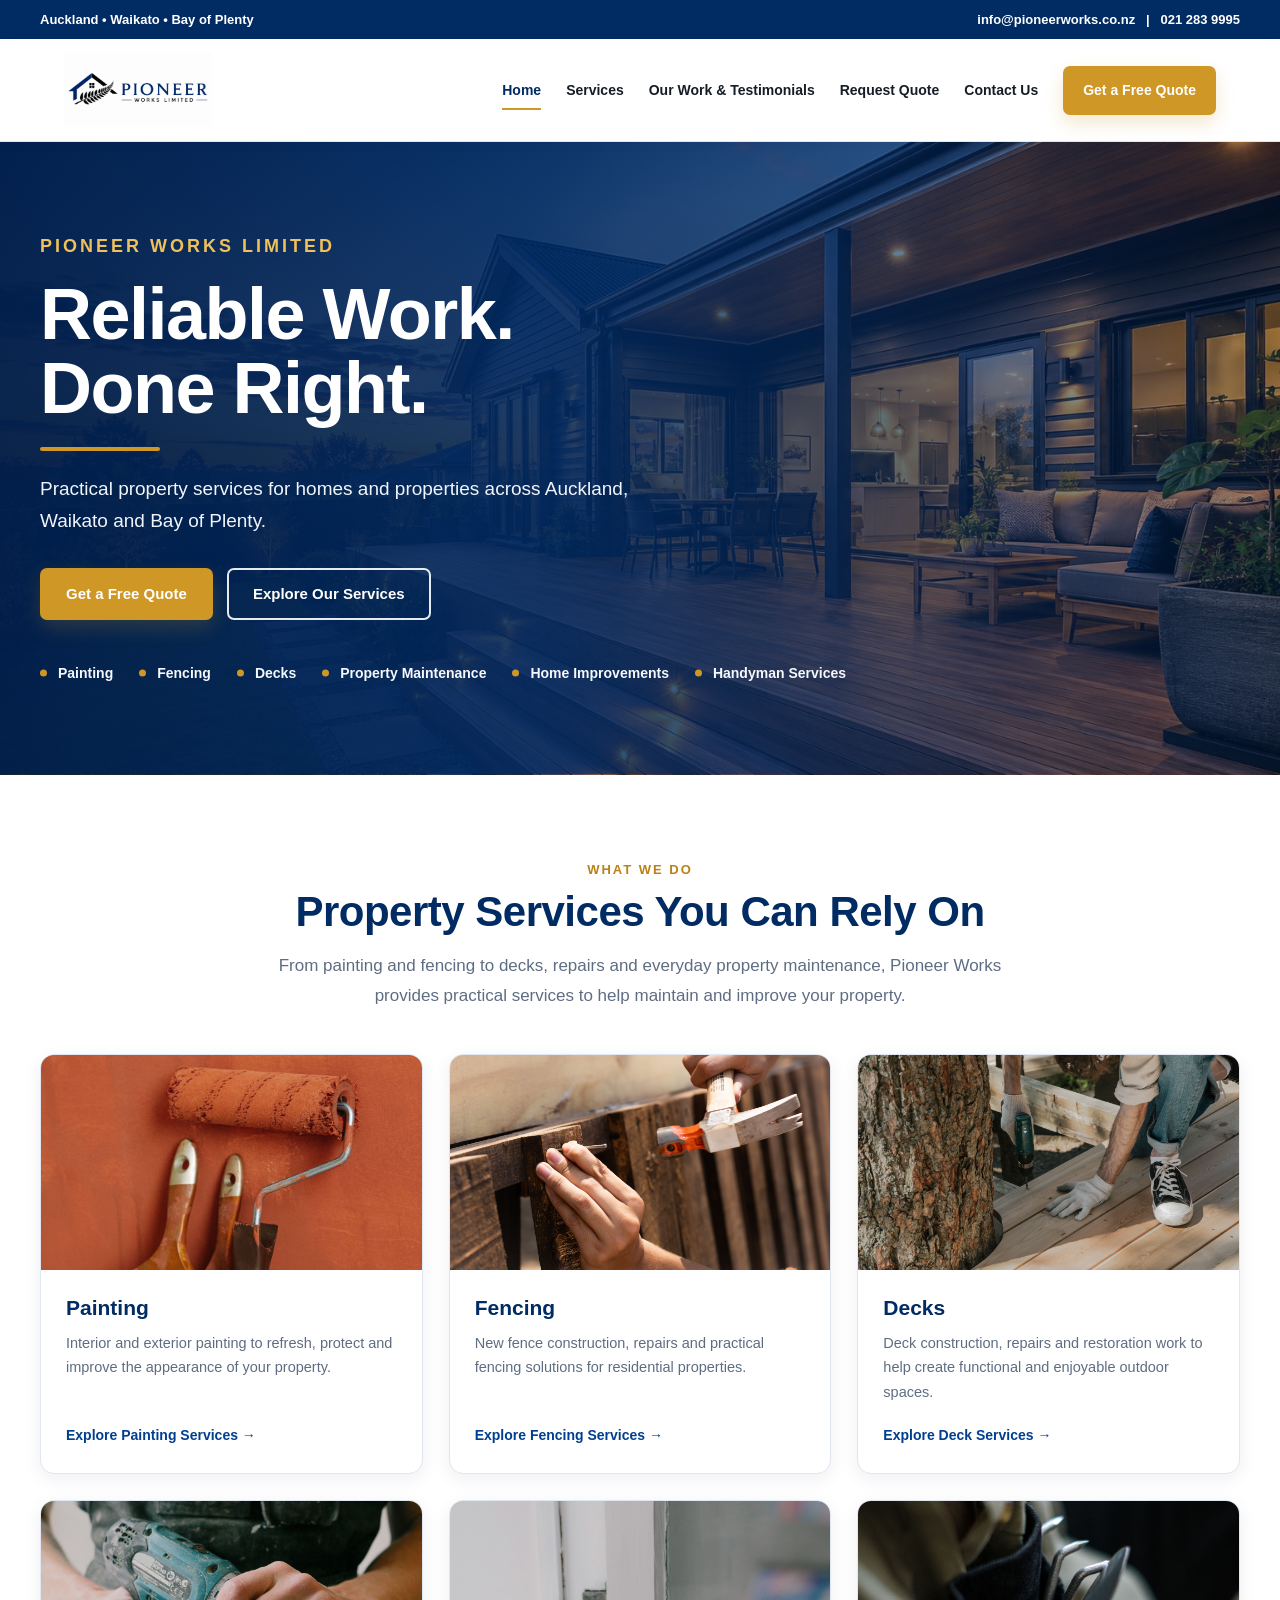
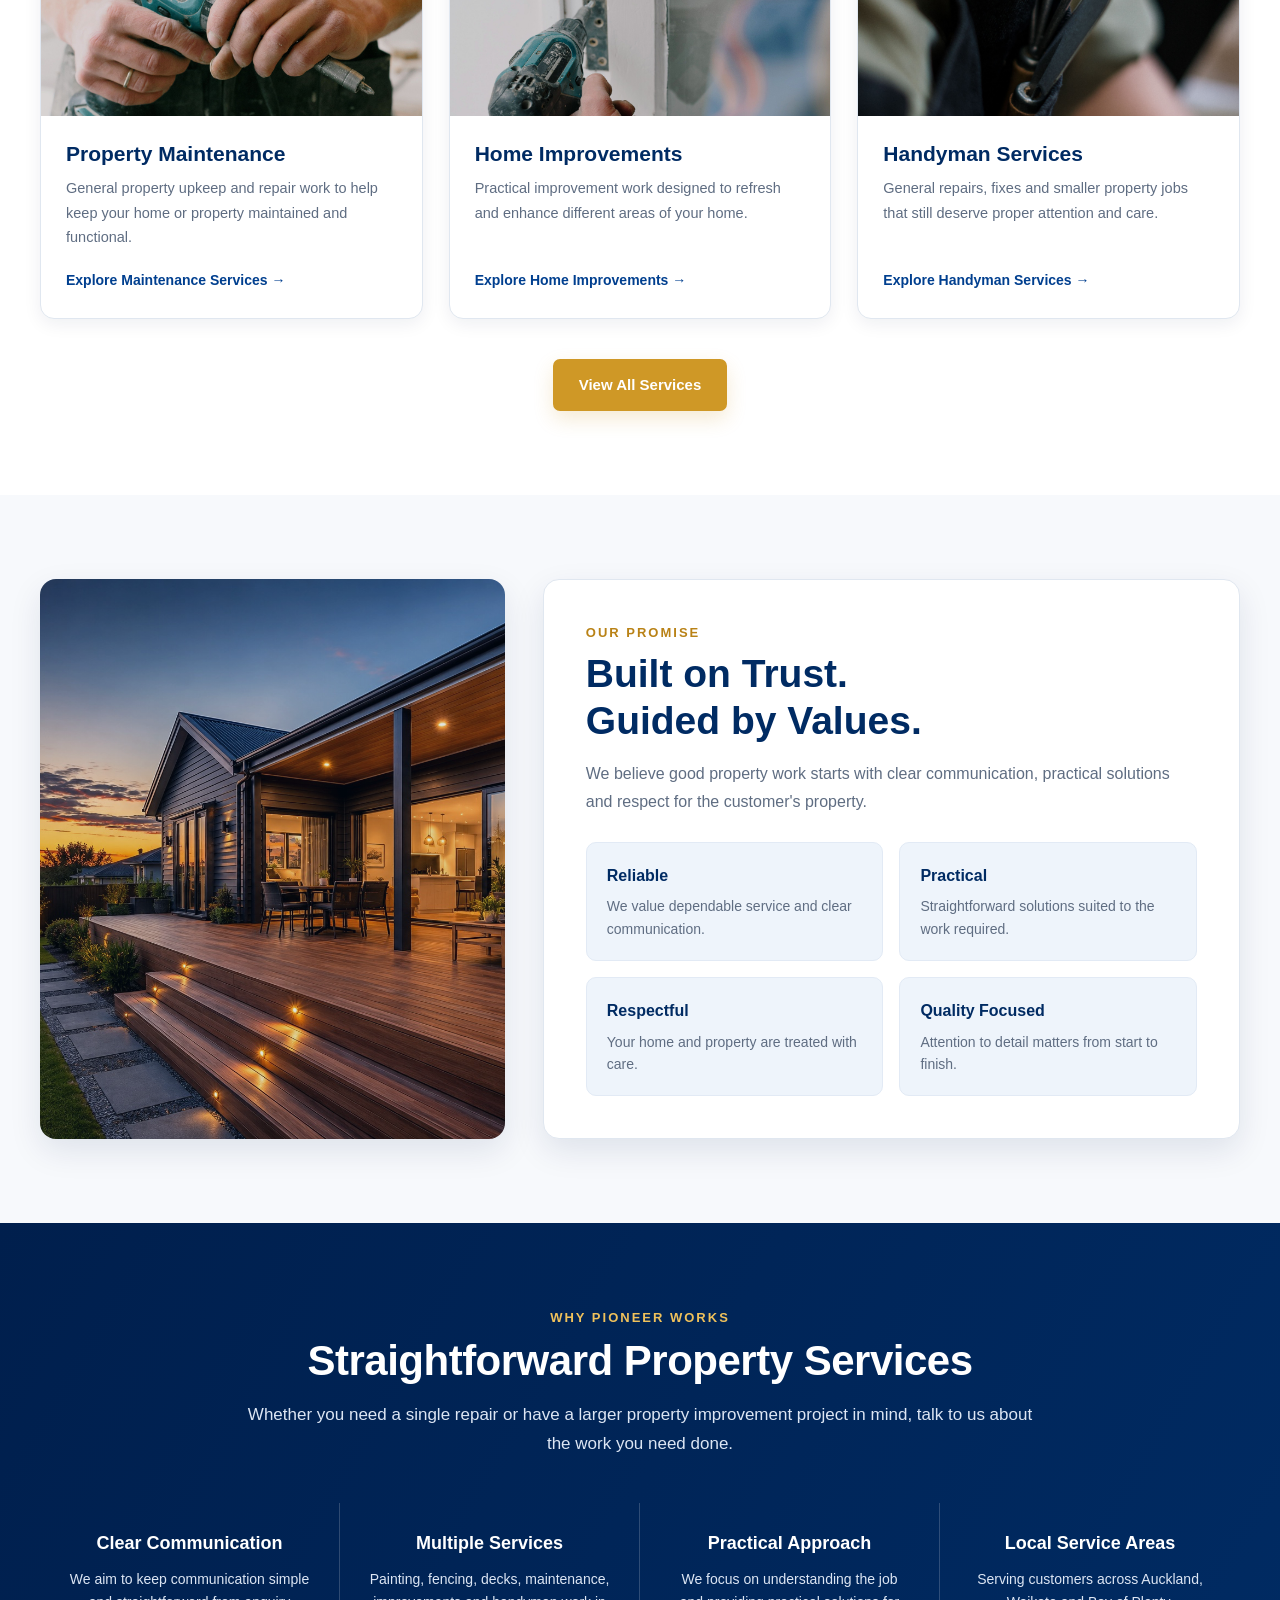
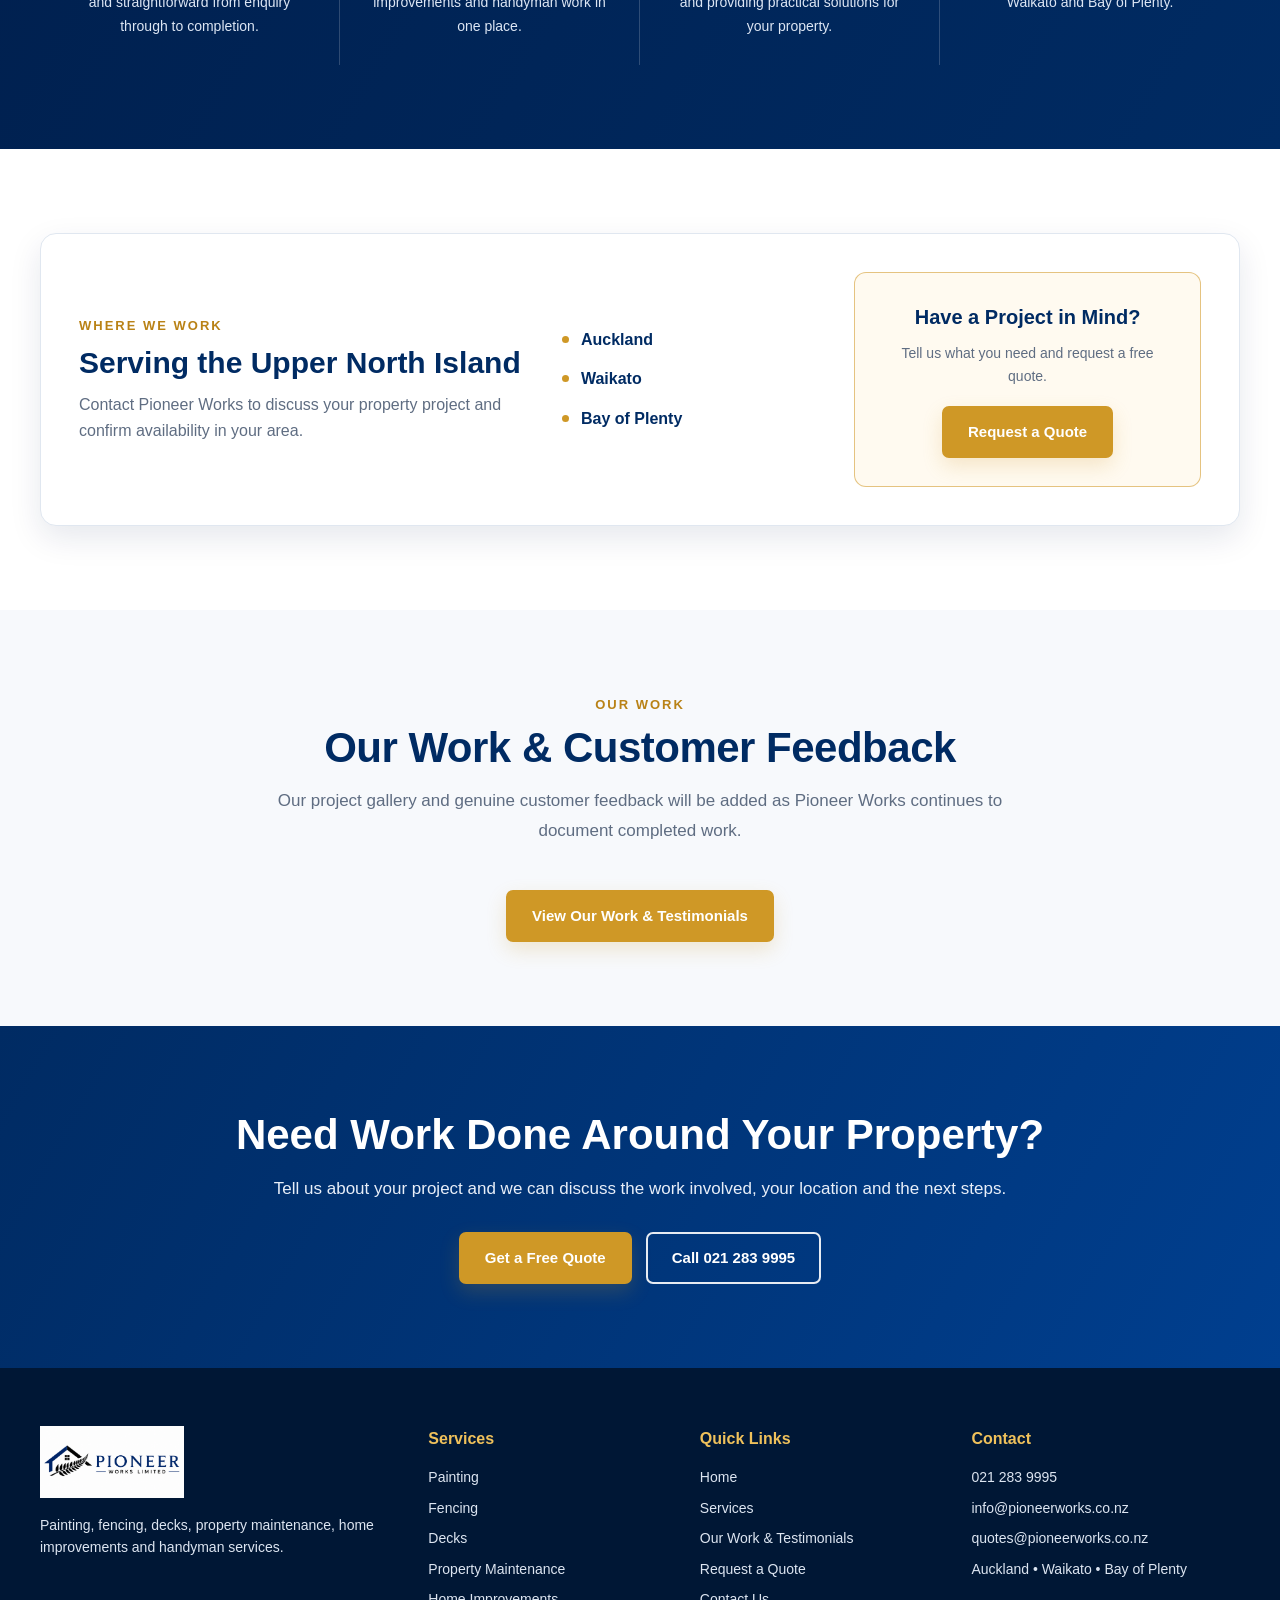
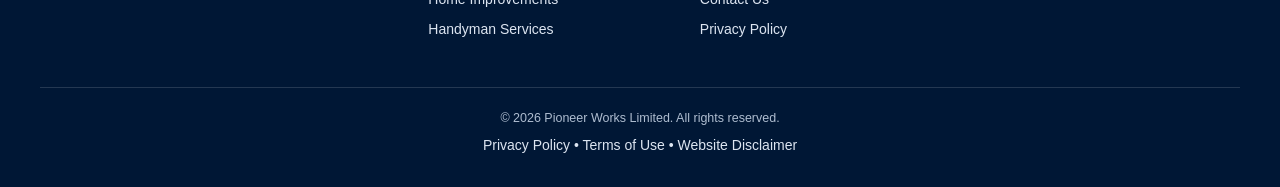
<file: index.html>
<!DOCTYPE html>
<html lang="en-NZ">

<head>
  <meta charset="UTF-8">
  <meta name="viewport" content="width=device-width, initial-scale=1.0">

  <title>Pioneer Works Limited | Painting, Fencing, Decks & Property Services NZ</title>

  <meta
    name="description"
    content="Pioneer Works Limited provides painting, fencing, deck building, property maintenance, home improvements and handyman services across Auckland, Waikato and Bay of Plenty."
  >

  <link rel="stylesheet" href="styles.css">
</head>


<body>

  <!-- ======================================================
       TOP BAR
  ======================================================= -->

  <div class="top-bar">
    <div class="top-bar-inner">

      <div>
        Auckland &bull; Waikato &bull; Bay of Plenty
      </div>

      <div>
        <a href="mailto:info@pioneerworks.co.nz">
          info@pioneerworks.co.nz
        </a>

        &nbsp; | &nbsp;

        <a href="tel:+64212839995">
          021 283 9995
        </a>
      </div>

    </div>
  </div>


  <!-- ======================================================
       HEADER / NAVIGATION
  ======================================================= -->

  <header>

    <div class="nav-wrap">

      <a href="index.html" class="logo" aria-label="Pioneer Works Limited home">
        <img
          src="logo.png"
          alt="Pioneer Works Limited"
        >
      </a>

      <nav aria-label="Main navigation">

        <a href="index.html" class="active">
          Home
        </a>

        <a href="services.html">
          Services
        </a>

        <a href="gallery.html">
          Our Work &amp; Testimonials
        </a>

        <a href="quote.html">
          Request Quote
        </a>

        <a href="contact.html">
          Contact Us
        </a>

        <a href="quote.html" class="quote-btn">
          Get a Free Quote
        </a>

      </nav>

    </div>

  </header>


  <main>


    <!-- ======================================================
         HERO
    ======================================================= -->

    <section
      class="hero"
      style="
        background-image:
          linear-gradient(
            90deg,
            rgba(0,31,77,0.96) 0%,
            rgba(0,43,99,0.88) 42%,
            rgba(0,43,99,0.35) 100%
          ),
          url('hero-home.jpeg');
        background-size:cover;
        background-position:center;
      "
    >

      <div class="hero-inner">

        <div class="company-name">
          Pioneer Works Limited
        </div>

        <h1>
          Reliable Work.<br>
          Done Right.
        </h1>

        <div class="gold-line"></div>

        <p>
          Practical property services for homes and properties across
          Auckland, Waikato and Bay of Plenty.
        </p>

        <div class="hero-buttons">

          <a href="quote.html" class="btn-primary">
            Get a Free Quote
          </a>

          <a href="services.html" class="btn-secondary">
            Explore Our Services
          </a>

        </div>

        <div class="hero-features">

          <div class="hero-feature">
            Painting
          </div>

          <div class="hero-feature">
            Fencing
          </div>

          <div class="hero-feature">
            Decks
          </div>

          <div class="hero-feature">
            Property Maintenance
          </div>

          <div class="hero-feature">
            Home Improvements
          </div>

          <div class="hero-feature">
            Handyman Services
          </div>

        </div>

      </div>

    </section>



    <!-- ======================================================
         SERVICES
    ======================================================= -->

    <section class="services-section">

      <div class="container">

        <div class="section-label">
          What We Do
        </div>

        <h2 class="section-title">
          Property Services You Can Rely On
        </h2>

        <p class="section-subtitle">
          From painting and fencing to decks, repairs and everyday property
          maintenance, Pioneer Works provides practical services to help
          maintain and improve your property.
        </p>


        <div class="services-grid">


          <!-- PAINTING -->

          <article class="service-card service-card-photo">

            <div class="service-card-image">

              <img
                src="Painting.jpg"
                alt="Painting tools representing Pioneer Works painting services"
                loading="lazy"
              >

            </div>

            <div class="service-card-content">

              <h3>
                Painting
              </h3>

              <p>
                Interior and exterior painting to refresh, protect and
                improve the appearance of your property.
              </p>

              <a href="services.html#painting">
                Explore Painting Services &rarr;
              </a>

            </div>

          </article>



          <!-- FENCING -->

          <article class="service-card service-card-photo">

            <div class="service-card-image">

              <img
                src="Fencing.jpg"
                alt="Timber fencing work representing Pioneer Works fencing services"
                loading="lazy"
              >

            </div>

            <div class="service-card-content">

              <h3>
                Fencing
              </h3>

              <p>
                New fence construction, repairs and practical fencing
                solutions for residential properties.
              </p>

              <a href="services.html#fencing">
                Explore Fencing Services &rarr;
              </a>

            </div>

          </article>



          <!-- DECKS -->

          <article class="service-card service-card-photo">

            <div class="service-card-image">

              <img
                src="Decking.jpg"
                alt="Timber deck construction representing Pioneer Works deck services"
                loading="lazy"
              >

            </div>

            <div class="service-card-content">

              <h3>
                Decks
              </h3>

              <p>
                Deck construction, repairs and restoration work to help
                create functional and enjoyable outdoor spaces.
              </p>

              <a href="services.html#decks">
                Explore Deck Services &rarr;
              </a>

            </div>

          </article>



          <!-- PROPERTY MAINTENANCE -->

          <article class="service-card service-card-photo">

            <div class="service-card-image">

              <img
                src="Property-Maintenance.jpg"
                alt="Property repair tools representing Pioneer Works property maintenance services"
                loading="lazy"
              >

            </div>

            <div class="service-card-content">

              <h3>
                Property Maintenance
              </h3>

              <p>
                General property upkeep and repair work to help keep your
                home or property maintained and functional.
              </p>

              <a href="services.html#property-maintenance">
                Explore Maintenance Services &rarr;
              </a>

            </div>

          </article>



          <!-- HOME IMPROVEMENTS -->

          <article class="service-card service-card-photo">

            <div class="service-card-image">

              <img
                src="Home-Improvements.jpg"
                alt="Home improvement work representing Pioneer Works home improvement services"
                loading="lazy"
              >

            </div>

            <div class="service-card-content">

              <h3>
                Home Improvements
              </h3>

              <p>
                Practical improvement work designed to refresh and enhance
                different areas of your home.
              </p>

              <a href="services.html#home-improvements">
                Explore Home Improvements &rarr;
              </a>

            </div>

          </article>



          <!-- HANDYMAN -->

          <article class="service-card service-card-photo">

            <div class="service-card-image">

              <img
                src="Handyman-Services.jpg"
                alt="Handyman tools representing Pioneer Works handyman services"
                loading="lazy"
              >

            </div>

            <div class="service-card-content">

              <h3>
                Handyman Services
              </h3>

              <p>
                General repairs, fixes and smaller property jobs that still
                deserve proper attention and care.
              </p>

              <a href="services.html#handyman-services">
                Explore Handyman Services &rarr;
              </a>

            </div>

          </article>


        </div>


        <div style="text-align:center; margin-top:40px;">

          <a href="services.html" class="btn-primary">
            View All Services
          </a>

        </div>

      </div>

    </section>



    <!-- ======================================================
         OUR PROMISE
    ======================================================= -->

    <section class="promise">

      <div class="container">

        <div class="promise-wrap">


          <div
            class="promise-image"
            style="
              background:
                linear-gradient(
                  rgba(0,43,99,0.12),
                  rgba(0,43,99,0.12)
                ),
                url('hero-home.jpeg') center/cover no-repeat;
            "
            role="img"
            aria-label="Modern home and timber deck"
          >
          </div>


          <div class="promise-content">

            <div
              class="section-label"
              style="text-align:left;"
            >
              Our Promise
            </div>

            <h2>
              Built on Trust.<br>
              Guided by Values.
            </h2>

            <p>
              We believe good property work starts with clear communication,
              practical solutions and respect for the customer's property.
            </p>


            <div class="values-grid">

              <div class="value-card">

                <strong>
                  Reliable
                </strong>

                <p>
                  We value dependable service and clear communication.
                </p>

              </div>


              <div class="value-card">

                <strong>
                  Practical
                </strong>

                <p>
                  Straightforward solutions suited to the work required.
                </p>

              </div>


              <div class="value-card">

                <strong>
                  Respectful
                </strong>

                <p>
                  Your home and property are treated with care.
                </p>

              </div>


              <div class="value-card">

                <strong>
                  Quality Focused
                </strong>

                <p>
                  Attention to detail matters from start to finish.
                </p>

              </div>

            </div>

          </div>

        </div>

      </div>

    </section>



    <!-- ======================================================
         WHY CHOOSE PIONEER WORKS
    ======================================================= -->

    <section class="why-band">

      <div class="container">

        <div class="section-label">
          Why Pioneer Works
        </div>

        <h2 class="section-title">
          Straightforward Property Services
        </h2>

        <p class="section-subtitle">
          Whether you need a single repair or have a larger property
          improvement project in mind, talk to us about the work you need done.
        </p>


        <div class="why-grid">

          <div class="why-card">

            <h3>
              Clear Communication
            </h3>

            <p>
              We aim to keep communication simple and straightforward from
              enquiry through to completion.
            </p>

          </div>


          <div class="why-card">

            <h3>
              Multiple Services
            </h3>

            <p>
              Painting, fencing, decks, maintenance, improvements and
              handyman work in one place.
            </p>

          </div>


          <div class="why-card">

            <h3>
              Practical Approach
            </h3>

            <p>
              We focus on understanding the job and providing practical
              solutions for your property.
            </p>

          </div>


          <div class="why-card">

            <h3>
              Local Service Areas
            </h3>

            <p>
              Serving customers across Auckland, Waikato and Bay of Plenty.
            </p>

          </div>

        </div>

      </div>

    </section>



    <!-- ======================================================
         SERVICE AREAS
    ======================================================= -->

    <section class="areas-section">

      <div class="container">

        <div class="areas-box">


          <div>

            <div
              class="section-label"
              style="text-align:left;"
            >
              Where We Work
            </div>

            <h2>
              Serving the Upper North Island
            </h2>

            <p>
              Contact Pioneer Works to discuss your property project and
              confirm availability in your area.
            </p>

          </div>


          <div class="areas-list">

            <span>
              Auckland
            </span>

            <span>
              Waikato
            </span>

            <span>
              Bay of Plenty
            </span>

          </div>


          <div class="quote-panel">

            <h3>
              Have a Project in Mind?
            </h3>

            <p>
              Tell us what you need and request a free quote.
            </p>

            <a href="quote.html" class="btn-primary">
              Request a Quote
            </a>

          </div>


        </div>

      </div>

    </section>



    <!-- ======================================================
         OUR WORK
    ======================================================= -->

    <section class="testimonials">

      <div class="container">

        <div class="section-label">
          Our Work
        </div>

        <h2 class="section-title">
          Our Work &amp; Customer Feedback
        </h2>

        <p class="section-subtitle">
          Our project gallery and genuine customer feedback will be added as
          Pioneer Works continues to document completed work.
        </p>


        <div style="text-align:center;">

          <a href="gallery.html" class="btn-primary">
            View Our Work &amp; Testimonials
          </a>

        </div>

      </div>

    </section>



    <!-- ======================================================
         FINAL CTA
    ======================================================= -->

    <section class="cta">

      <div class="container">

        <h2>
          Need Work Done Around Your Property?
        </h2>

        <p>
          Tell us about your project and we can discuss the work involved,
          your location and the next steps.
        </p>


        <div
          class="hero-buttons"
          style="justify-content:center;"
        >

          <a href="quote.html" class="btn-primary">
            Get a Free Quote
          </a>

          <a href="tel:+64212839995" class="btn-secondary">
            Call 021 283 9995
          </a>

        </div>

      </div>

    </section>


  </main>



  <!-- ======================================================
       FOOTER
  ======================================================= -->

  <footer>

    <div class="footer-grid">


      <div>

        <img
          src="logo.png"
          alt="Pioneer Works Limited"
          class="footer-logo"
        >

        <p>
          Painting, fencing, decks, property maintenance,
          home improvements and handyman services.
        </p>

      </div>


      <div>

        <h3>
          Services
        </h3>

        <a href="services.html#painting">
          Painting
        </a>

        <a href="services.html#fencing">
          Fencing
        </a>

        <a href="services.html#decks">
          Decks
        </a>

        <a href="services.html#property-maintenance">
          Property Maintenance
        </a>

        <a href="services.html#home-improvements">
          Home Improvements
        </a>

        <a href="services.html#handyman-services">
          Handyman Services
        </a>

      </div>


      <div>

        <h3>
          Quick Links
        </h3>

        <a href="index.html">
          Home
        </a>

        <a href="services.html">
          Services
        </a>

        <a href="gallery.html">
          Our Work &amp; Testimonials
        </a>

        <a href="quote.html">
          Request a Quote
        </a>

        <a href="contact.html">
          Contact Us
        </a>

        <a href="privacy.html">
          Privacy Policy
        </a>

      </div>


      <div>

        <h3>
          Contact
        </h3>

        <a href="tel:+64212839995">
          021 283 9995
        </a>

        <a href="mailto:info@pioneerworks.co.nz">
          info@pioneerworks.co.nz
        </a>

        <a href="mailto:quotes@pioneerworks.co.nz">
          quotes@pioneerworks.co.nz
        </a>

        <p>
          Auckland &bull; Waikato &bull; Bay of Plenty
        </p>

      </div>


    </div>


    <div class="copyright">

      &copy; 2026 Pioneer Works Limited.
      All rights reserved.

      <br>

      <a
        href="privacy.html"
        style="display:inline-block; margin-top:6px;"
      >
        Privacy Policy &bull; Terms of Use &bull; Website Disclaimer
      </a>

    </div>

  </footer>


  <script src="script.js"></script>

</body>

</html>
</file>
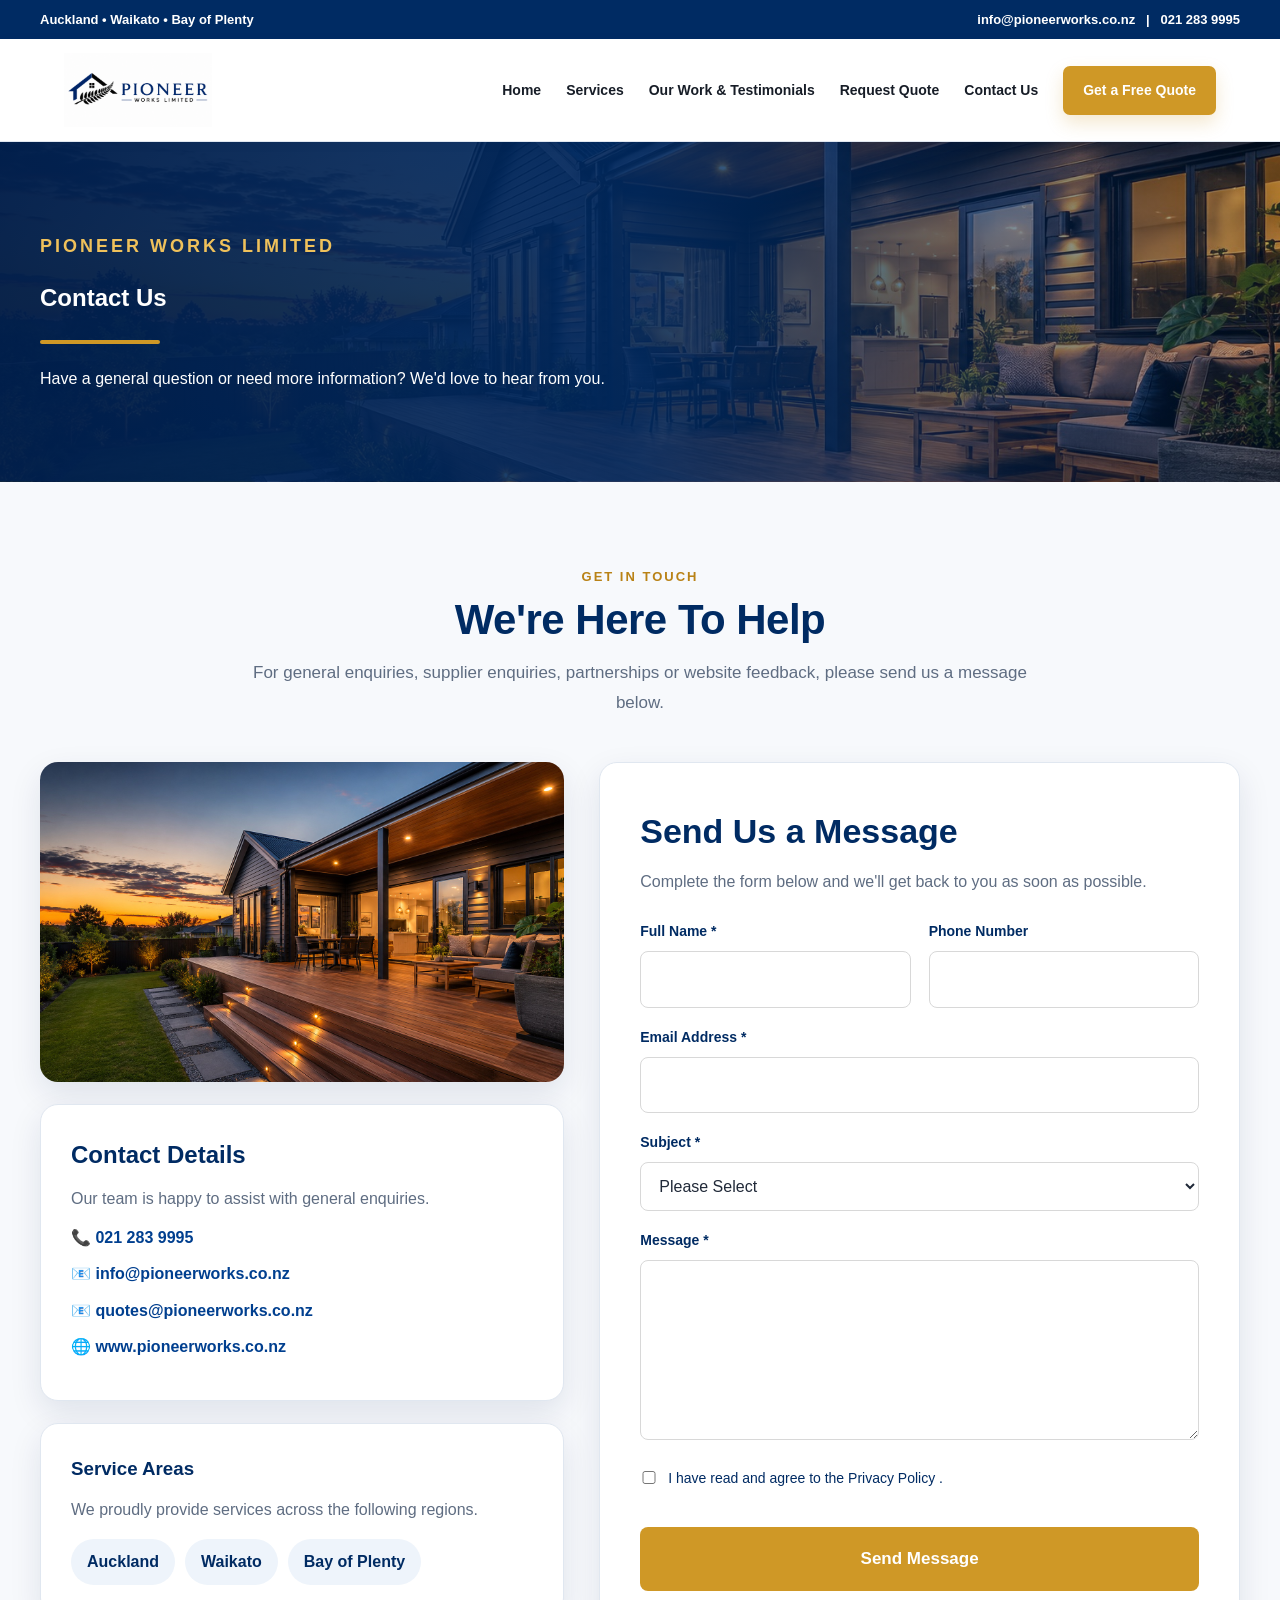
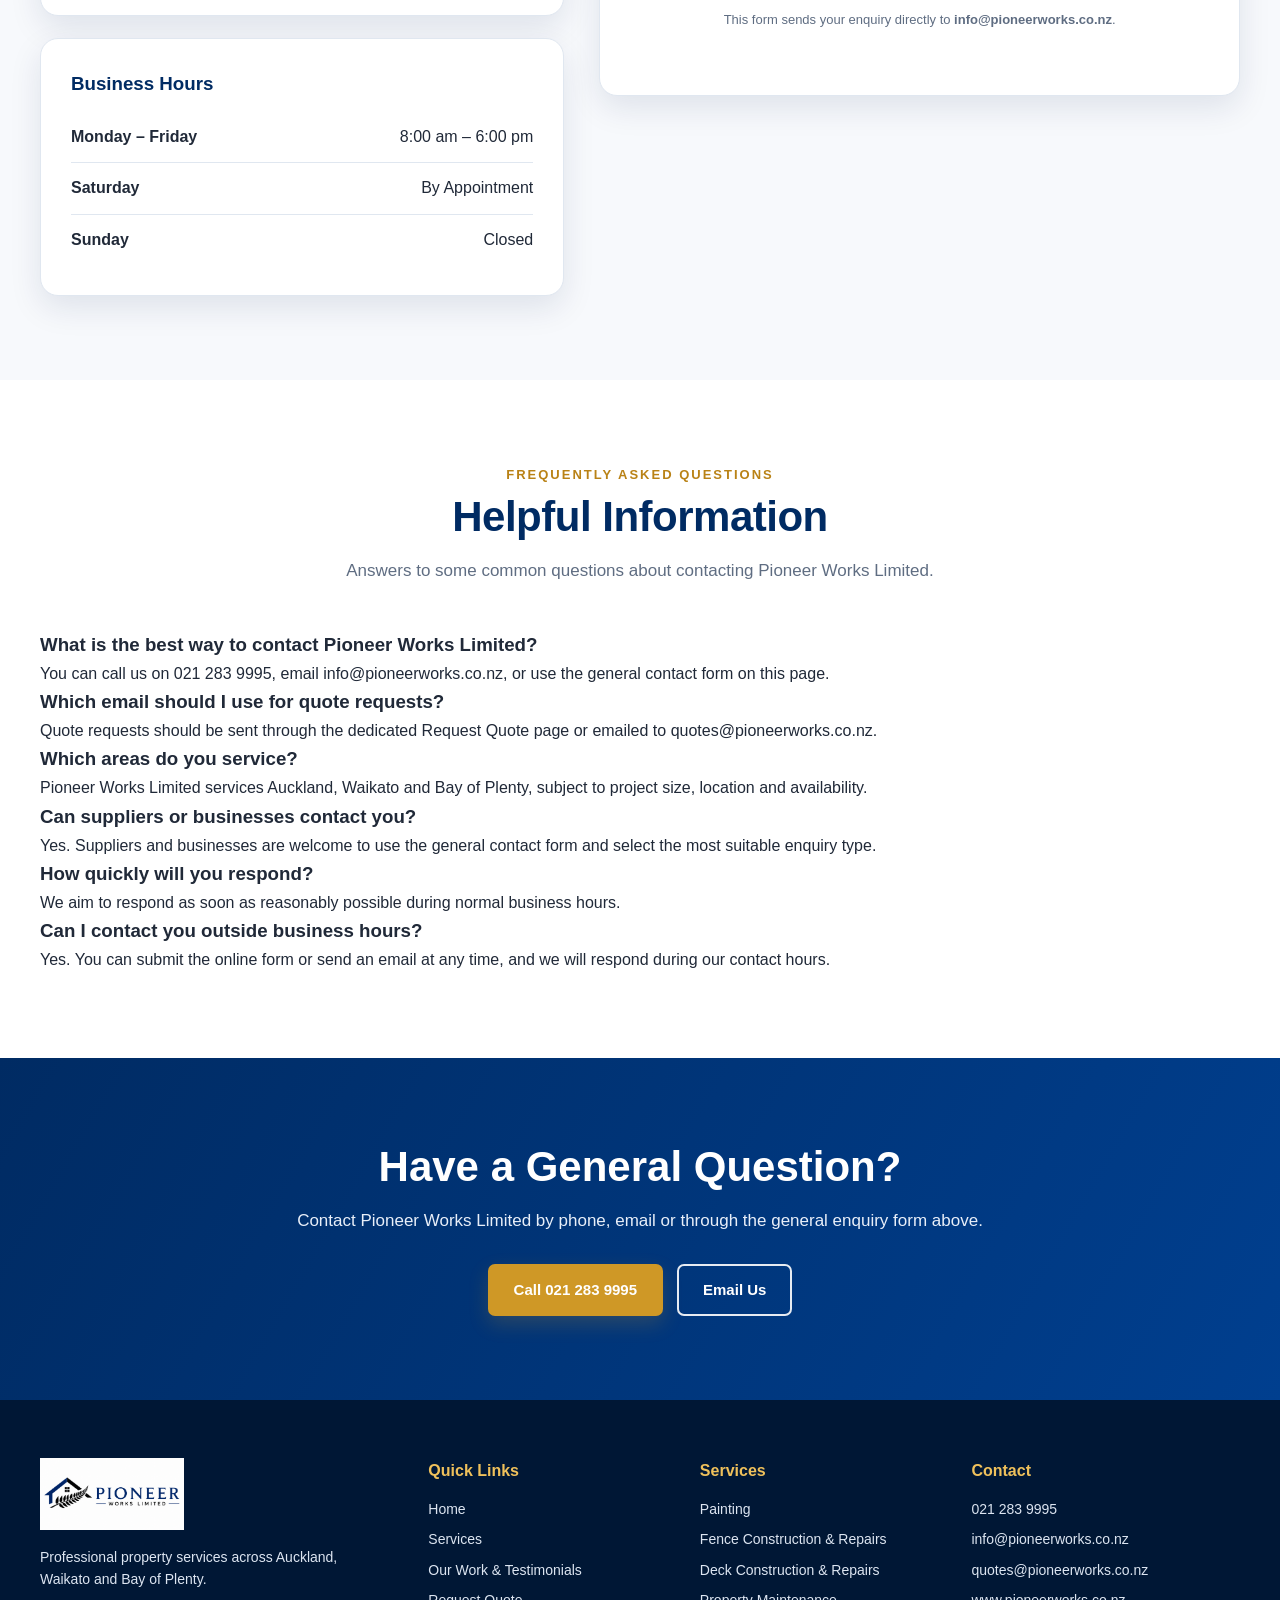
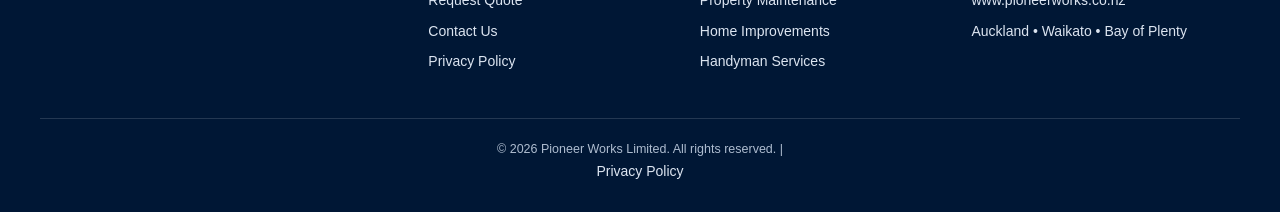
<file: contact.html>
<!DOCTYPE html>
<html lang="en">

<head>

<meta charset="UTF-8">

<meta
name="viewport"
content="width=device-width, initial-scale=1.0">

<title>
Contact Us | Pioneer Works Limited
</title>

<meta
name="description"
content="Contact Pioneer Works Limited for general enquiries and information about our services across Auckland, Waikato and Bay of Plenty.">

<link rel="stylesheet" href="styles.css">

<style>

.contact-hero{

background:

linear-gradient(

90deg,

rgba(0,31,77,.96),

rgba(0,43,99,.88),

rgba(0,43,99,.25)

),

url("hero-home.jpeg");

background-size:cover;

background-position:center right;

color:#fff;

padding:90px 20px;

}

.contact-page{

background:var(--light);

}

.contact-layout{

display:grid;

grid-template-columns:0.9fr 1.1fr;

gap:35px;

align-items:start;

}

.contact-image{

background-image:url("hero-home.jpeg");

background-size:cover;

background-position:center;

min-height:320px;

border-radius:18px;

box-shadow:var(--shadow);

}

.contact-left{

display:grid;

gap:22px;

}

.info-card{

background:#fff;

padding:30px;

border-radius:18px;

box-shadow:var(--shadow);

border:1px solid var(--border);

}

.info-card h2,
.info-card h3{

color:var(--deep-blue);

margin-bottom:12px;

}

.info-card p{

color:var(--muted);

margin-bottom:12px;

}

.info-card a{

display:block;

color:var(--blue);

font-weight:700;

margin-bottom:10px;

text-decoration:none;

}

.service-tags{

display:flex;

flex-wrap:wrap;

gap:10px;

margin-top:15px;

}

.service-tags span{

background:var(--soft);

padding:10px 16px;

border-radius:30px;

font-weight:700;

color:var(--deep-blue);

}

.hours-row{

display:flex;

justify-content:space-between;

padding:12px 0;

border-bottom:1px solid var(--border);

}

.hours-row:last-child{

border-bottom:none;

}

.contact-form{

background:#fff;

padding:40px;

border-radius:18px;

box-shadow:var(--shadow);

border:1px solid var(--border);

}

.contact-form h2{

color:var(--deep-blue);

font-size:34px;

margin-bottom:10px;

}

.contact-form p{

color:var(--muted);

margin-bottom:25px;

}

.form-row{

display:grid;

grid-template-columns:1fr 1fr;

gap:18px;

}

.contact-form label{

display:block;

margin-bottom:8px;

font-weight:700;

color:var(--deep-blue);

}

.contact-form input,
.contact-form select,
.contact-form textarea{

width:100%;

padding:14px;

border:1px solid #d8d8d8;

border-radius:8px;

font-size:16px;

margin-bottom:18px;

font-family:inherit;

}

.contact-form textarea{

min-height:180px;

resize:vertical;

}

.contact-form button{

width:100%;

background:var(--gold);

color:white;

padding:18px;

border:none;

border-radius:8px;

font-size:17px;

font-weight:700;

cursor:pointer;

transition:.25s;

}

.contact-form button:hover{

opacity:.95;

transform:translateY(-2px);

}

@media(max-width:900px){

.contact-layout{

grid-template-columns:1fr;

}

.form-row{

grid-template-columns:1fr;

}

.contact-hero{

text-align:center;

}

.contact-hero .gold-line{

margin:auto;

}

}

</style>

</head>

<body>


<!-- =========================================================
     TOP BAR
     ========================================================= -->

<div class="top-bar">

<div class="top-bar-inner">

<div>
Auckland &bull; Waikato &bull; Bay of Plenty
</div>

<div>

<a href="mailto:info@pioneerworks.co.nz">
info@pioneerworks.co.nz
</a>

&nbsp; | &nbsp;

<a href="tel:+64212839995">
021 283 9995
</a>

</div>

</div>

</div>


<!-- =========================================================
     HEADER
     ========================================================= -->

<header>

<div class="nav-wrap">

<a
href="index.html"
class="logo">

<img
src="logo.png"
alt="Pioneer Works Limited Logo">

</a>

<nav>

<a href="index.html">Home</a>

<a href="services.html">Services</a>

<a href="gallery.html">Our Work & Testimonials</a>

<a href="quote.html">Request Quote</a>

<a href="contact.html">Contact Us</a>

<a
href="quote.html"
class="quote-btn">

Get a Free Quote

</a>

</nav>

</div>

</header>


<!-- =========================================================
     HERO
     ========================================================= -->

<section class="contact-hero">

<div class="hero-inner">

<p class="company-name">

Pioneer Works Limited

</p>

<h1>

Contact Us

</h1>

<div class="gold-line"></div>

<p>

Have a general question or need more information?
We'd love to hear from you.

</p>

</div>

</section>


<!-- =========================================================
     CONTACT PAGE
     ========================================================= -->

<section class="contact-page">

<div class="container">

<p class="section-label">

Get In Touch

</p>

<h2 class="section-title">

We're Here To Help

</h2>

<p class="section-subtitle">

For general enquiries, supplier enquiries, partnerships or website feedback, please send us a message below.

</p>

<div class="contact-layout">

<div class="contact-left">

<div class="contact-image"></div>


<!-- CONTACT DETAILS -->

<div class="info-card">

<h2>

Contact Details

</h2>

<p>

Our team is happy to assist with general enquiries.

</p>

<a href="tel:+64212839995">

📞 021 283 9995

</a>

<a href="mailto:info@pioneerworks.co.nz">

📧 info@pioneerworks.co.nz

</a>

<a href="mailto:quotes@pioneerworks.co.nz">

📧 quotes@pioneerworks.co.nz

</a>

<a href="https://www.pioneerworks.co.nz">

🌐 www.pioneerworks.co.nz

</a>

</div>


<!-- SERVICE AREAS -->

<div class="info-card">

<h3>

Service Areas

</h3>

<p>

We proudly provide services across the following regions.

</p>

<div class="service-tags">

<span>Auckland</span>

<span>Waikato</span>

<span>Bay of Plenty</span>

</div>

</div>


<!-- BUSINESS HOURS -->

<div class="info-card">

<h3>

Business Hours

</h3>

<div class="hours-row">

<strong>Monday – Friday</strong>

<span>8:00 am – 6:00 pm</span>

</div>

<div class="hours-row">

<strong>Saturday</strong>

<span>By Appointment</span>

</div>

<div class="hours-row">

<strong>Sunday</strong>

<span>Closed</span>

</div>

</div>

</div>


<!-- =========================================================
     CONTACT FORM
     ========================================================= -->

<div class="contact-form">

<h2>

Send Us a Message

</h2>

<p>

Complete the form below and we'll get back to you as soon as possible.

</p>

<form
action="https://formsubmit.co/info@pioneerworks.co.nz"
method="POST">

<input
type="hidden"
name="_subject"
value="New Contact Form Enquiry - Pioneer Works Limited">

<input
type="hidden"
name="_template"
value="table">

<input
type="hidden"
name="_captcha"
value="true">

<input
type="hidden"
name="_autoresponse"
value="Thank you for contacting Pioneer Works Limited. We have received your message and will respond as soon as possible.">

<input
type="text"
name="_honey"
style="display:none">


<!-- NAME AND PHONE -->

<div class="form-row">

<div>

<label>

Full Name *

</label>

<input
type="text"
name="Full Name"
required>

</div>

<div>

<label>

Phone Number

</label>

<input
type="tel"
name="Phone Number">

</div>

</div>


<!-- EMAIL -->

<label>

Email Address *

</label>

<input
type="email"
name="Email Address"
required>


<!-- SUBJECT -->

<label>

Subject *

</label>

<select
name="Subject"
required>

<option value="">

Please Select

</option>

<option>

General Enquiry

</option>

<option>

Existing Customer

</option>

<option>

Business Partnership

</option>

<option>

Supplier Enquiry

</option>

<option>

Website Feedback

</option>

<option>

Other

</option>

</select>


<!-- MESSAGE -->

<label>

Message *

</label>

<textarea
name="Message"
placeholder="How can we help you today?"
required>

</textarea>


<!-- PRIVACY -->

<div
style="display:flex;
align-items:flex-start;
gap:10px;
margin-bottom:25px;">

<input
type="checkbox"
required
style="width:18px;
margin-top:4px;">

<label
style="font-weight:400;
margin:0;">

I have read and agree to the

<a
href="privacy.html"
target="_blank">

Privacy Policy

</a>.

</label>

</div>


<!-- SUBMIT -->

<button
type="submit">

Send Message

</button>

<p
style="margin-top:18px;
font-size:13px;
text-align:center;
color:var(--muted);">

This form sends your enquiry directly to
<strong>info@pioneerworks.co.nz</strong>.

</p>

</form>

</div>

</div>

</div>

</section>


<!-- =========================================================
     FAQ
     ========================================================= -->

<section class="faq-section">

<div class="container">

<p class="section-label">
Frequently Asked Questions
</p>

<h2 class="section-title">
Helpful Information
</h2>

<p class="section-subtitle">
Answers to some common questions about contacting Pioneer Works Limited.
</p>

<div class="faq-list">


<!-- FAQ 1 -->

<div class="faq-item">

<h3>
What is the best way to contact Pioneer Works Limited?
</h3>

<p>
You can call us on 021 283 9995, email
info@pioneerworks.co.nz, or use the general contact form on this page.
</p>

</div>


<!-- FAQ 2 -->

<div class="faq-item">

<h3>
Which email should I use for quote requests?
</h3>

<p>
Quote requests should be sent through the dedicated Request Quote page
or emailed to quotes@pioneerworks.co.nz.
</p>

</div>


<!-- FAQ 3 -->

<div class="faq-item">

<h3>
Which areas do you service?
</h3>

<p>
Pioneer Works Limited services Auckland, Waikato and Bay of Plenty,
subject to project size, location and availability.
</p>

</div>


<!-- FAQ 4 -->

<div class="faq-item">

<h3>
Can suppliers or businesses contact you?
</h3>

<p>
Yes. Suppliers and businesses are welcome to use the general contact
form and select the most suitable enquiry type.
</p>

</div>


<!-- FAQ 5 -->

<div class="faq-item">

<h3>
How quickly will you respond?
</h3>

<p>
We aim to respond as soon as reasonably possible during normal
business hours.
</p>

</div>


<!-- FAQ 6 -->

<div class="faq-item">

<h3>
Can I contact you outside business hours?
</h3>

<p>
Yes. You can submit the online form or send an email at any time,
and we will respond during our contact hours.
</p>

</div>


</div>

</div>

</section>


<!-- =========================================================
     CTA
     ========================================================= -->

<section class="cta">

<div class="container">

<h2>
Have a General Question?
</h2>

<p>
Contact Pioneer Works Limited by phone, email or through the general
enquiry form above.
</p>

<div
class="hero-buttons"
style="justify-content:center;">

<a
href="tel:+64212839995"
class="btn-primary">

Call 021 283 9995

</a>

<a
href="mailto:info@pioneerworks.co.nz"
class="btn-secondary">

Email Us

</a>

</div>

</div>

</section>


<!-- =========================================================
     FOOTER
     ========================================================= -->

<footer>

<div class="footer-grid">

<div>

<img
src="logo.png"
alt="Pioneer Works Limited Logo"
class="footer-logo">

<p>
Professional property services across Auckland,
Waikato and Bay of Plenty.
</p>

</div>


<!-- QUICK LINKS -->

<div>

<h3>
Quick Links
</h3>

<a href="index.html">
Home
</a>

<a href="services.html">
Services
</a>

<a href="gallery.html">
Our Work & Testimonials
</a>

<a href="quote.html">
Request Quote
</a>

<a href="contact.html">
Contact Us
</a>

<a href="privacy.html">
Privacy Policy
</a>

</div>


<!-- SERVICES -->

<div>

<h3>
Services
</h3>

<p>
Painting
</p>

<p>
Fence Construction & Repairs
</p>

<p>
Deck Construction & Repairs
</p>

<p>
Property Maintenance
</p>

<p>
Home Improvements
</p>

<p>
Handyman Services
</p>

</div>


<!-- CONTACT -->

<div>

<h3>
Contact
</h3>

<a href="tel:+64212839995">
021 283 9995
</a>

<a href="mailto:info@pioneerworks.co.nz">
info@pioneerworks.co.nz
</a>

<a href="mailto:quotes@pioneerworks.co.nz">
quotes@pioneerworks.co.nz
</a>

<a href="https://www.pioneerworks.co.nz">
www.pioneerworks.co.nz
</a>

<p>
Auckland • Waikato • Bay of Plenty
</p>

</div>

</div>


<div class="copyright">

© 2026 Pioneer Works Limited. All rights reserved.

|

<a href="privacy.html">
Privacy Policy
</a>

</div>

</footer>

</body>
</html>
</file>
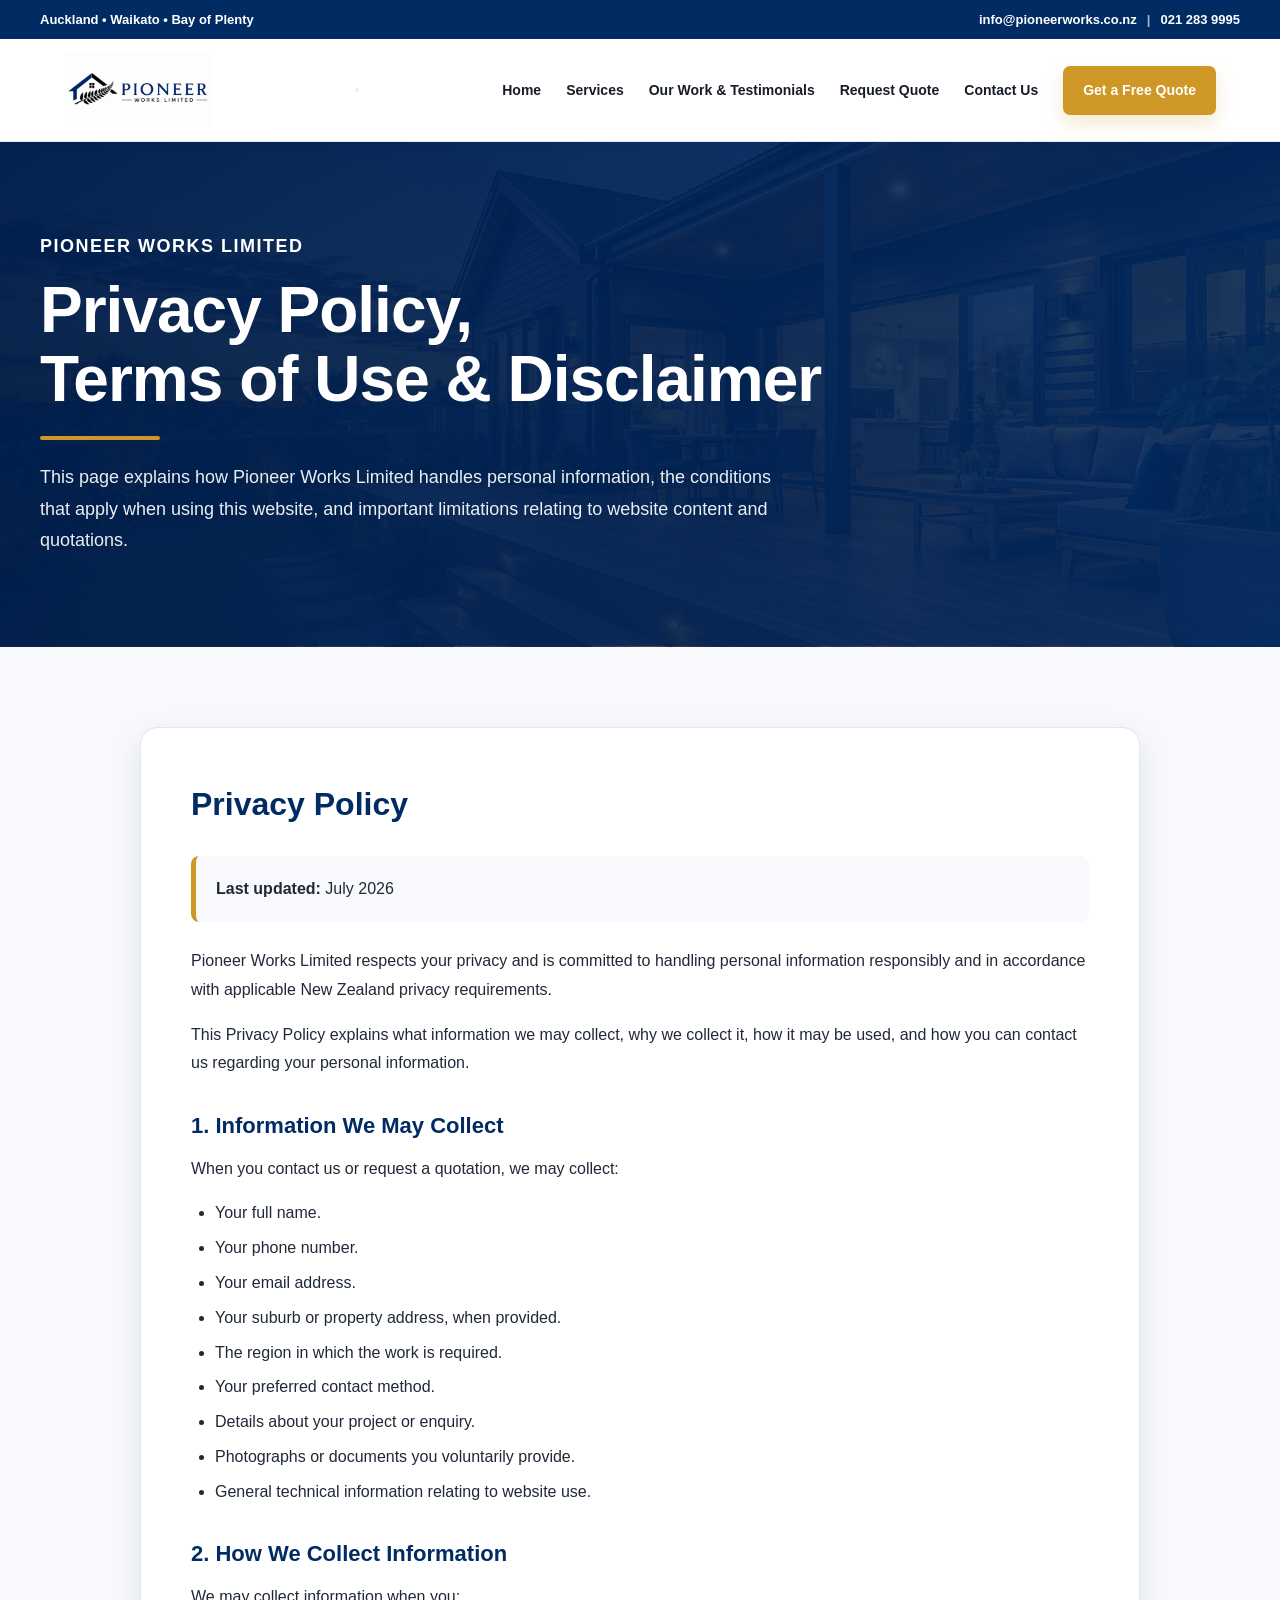
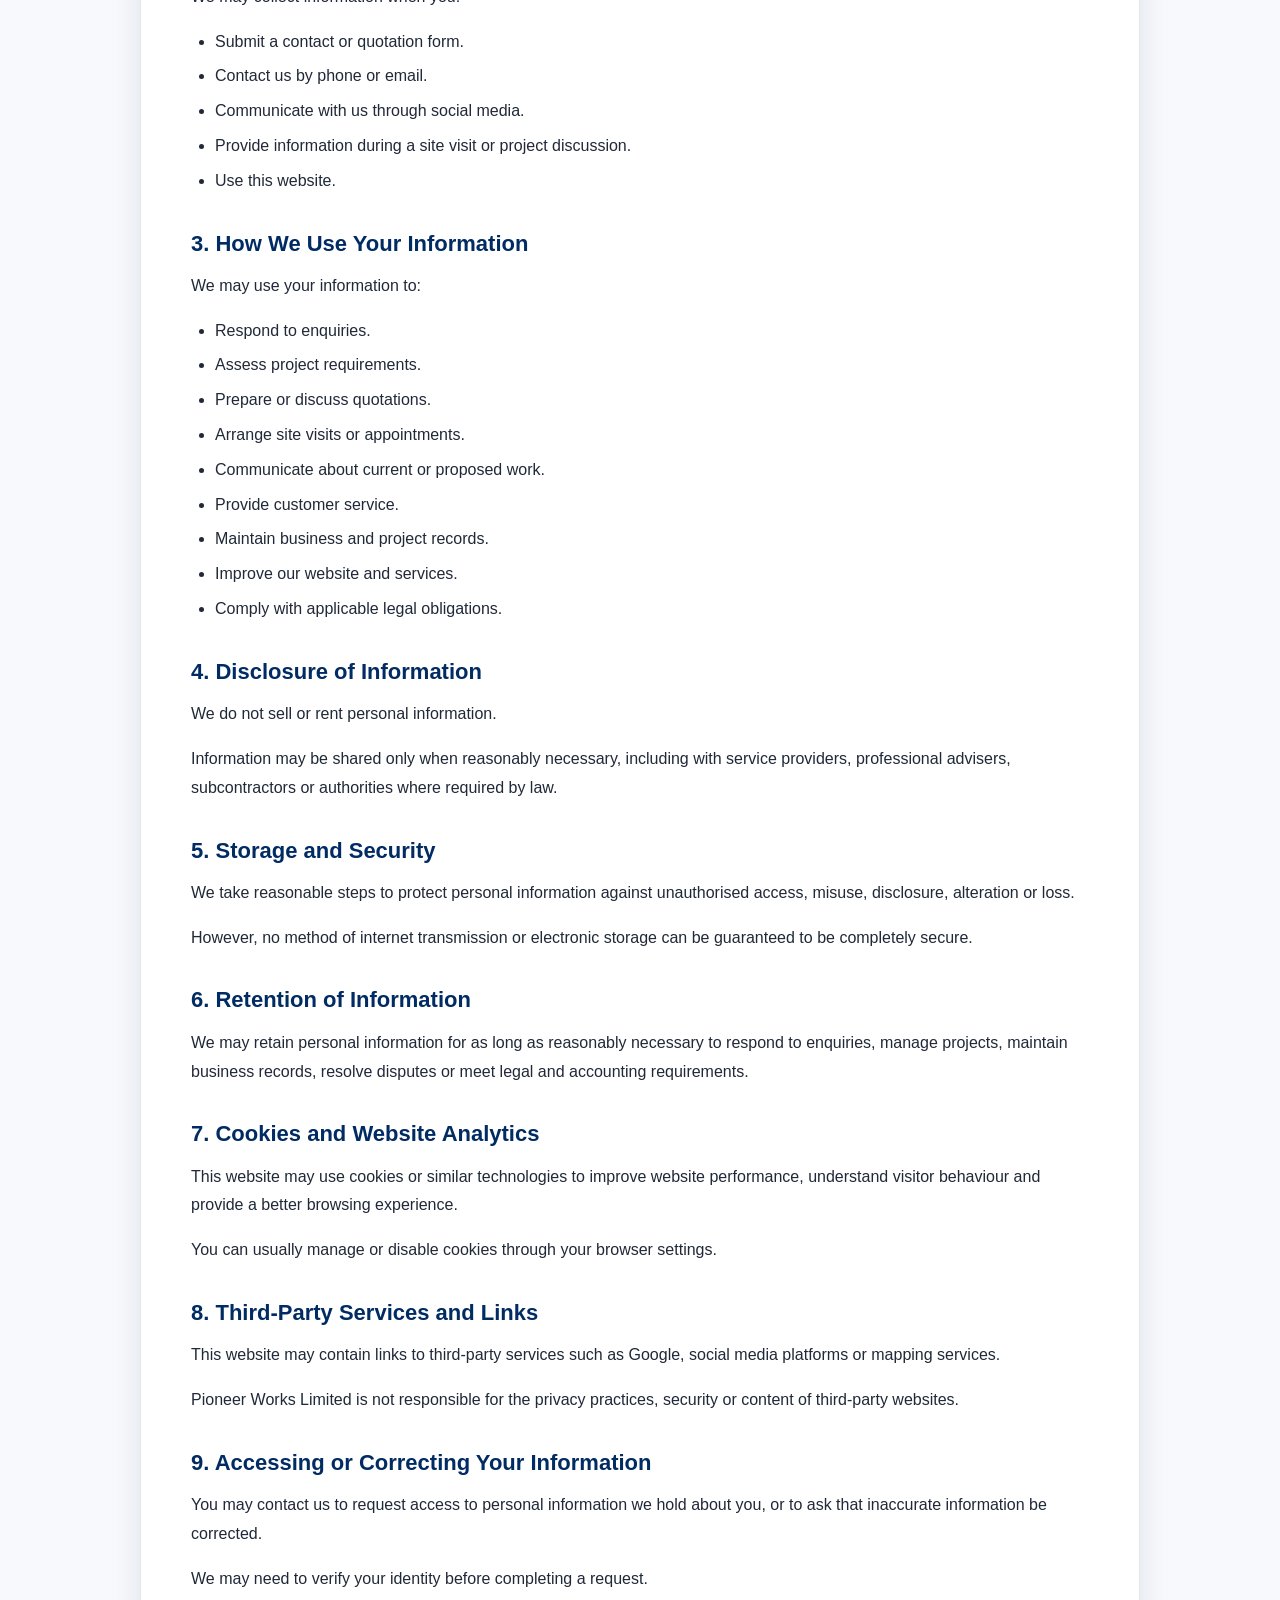
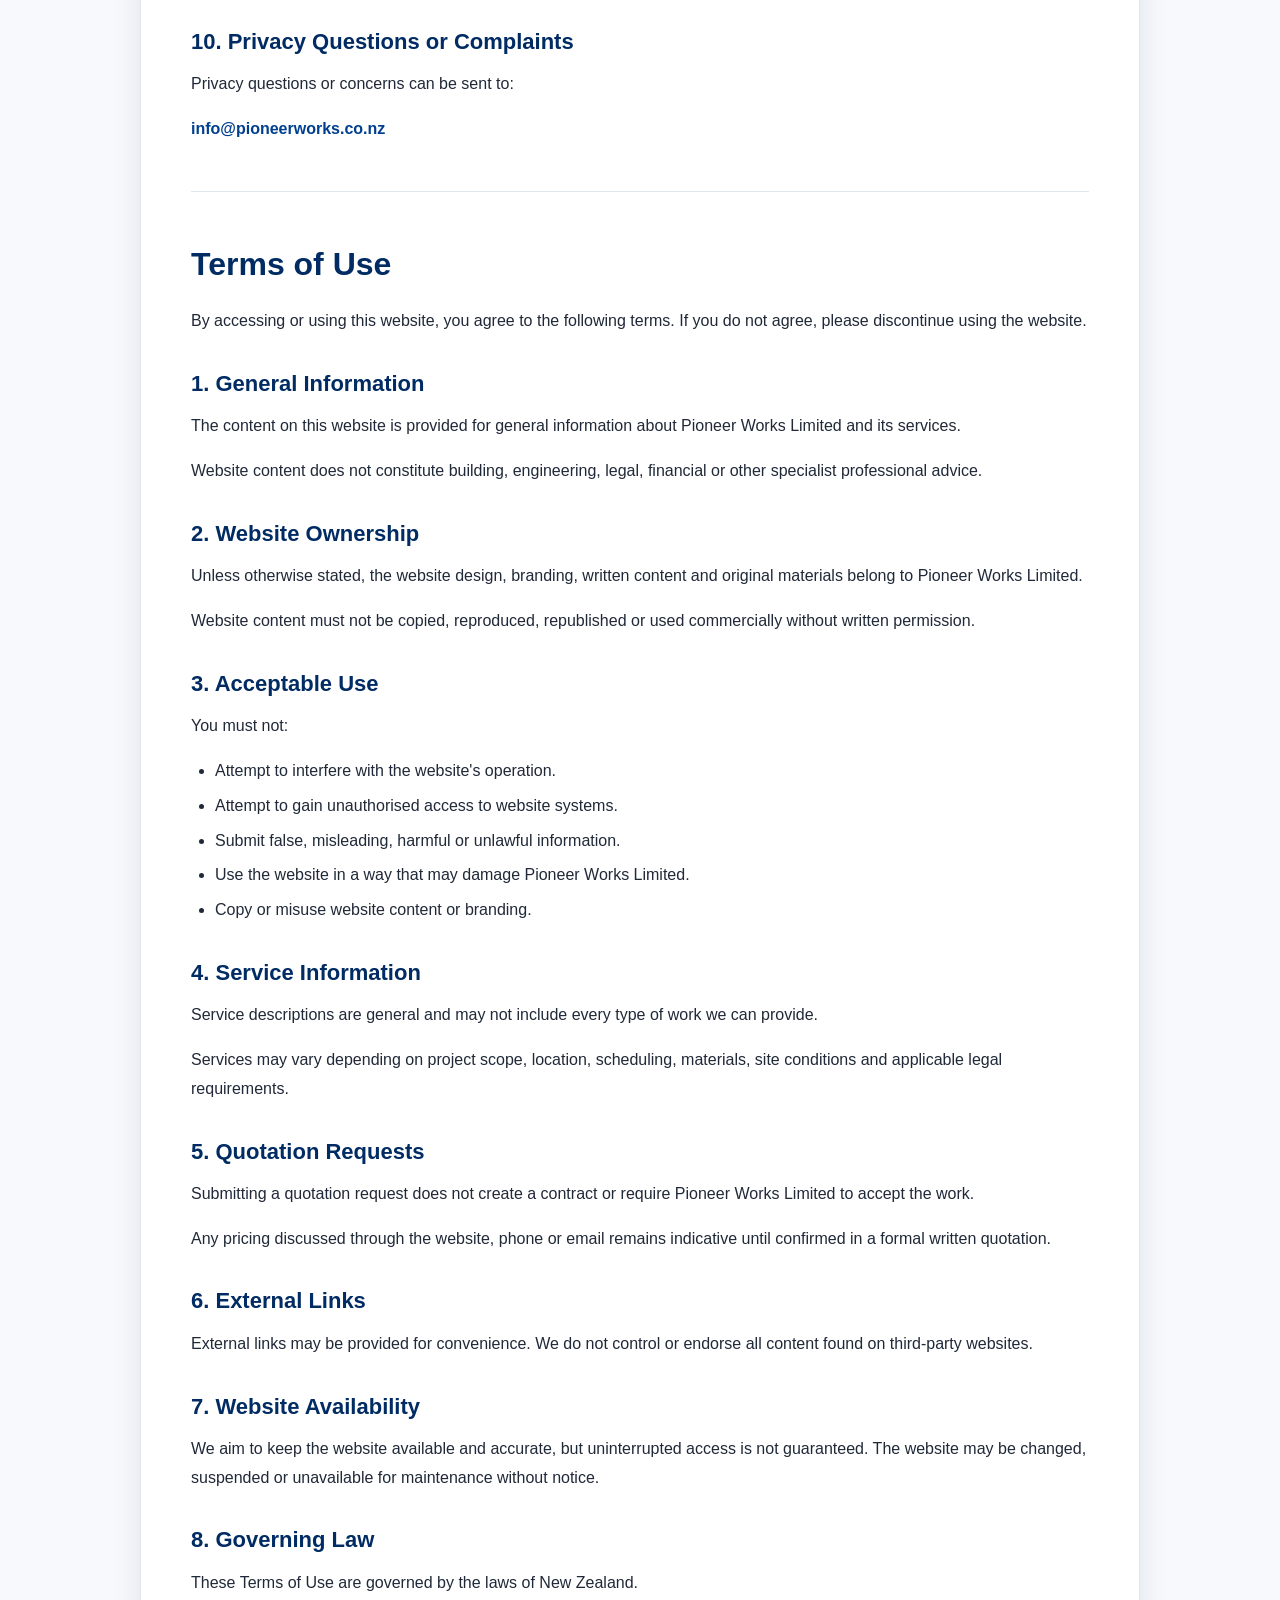
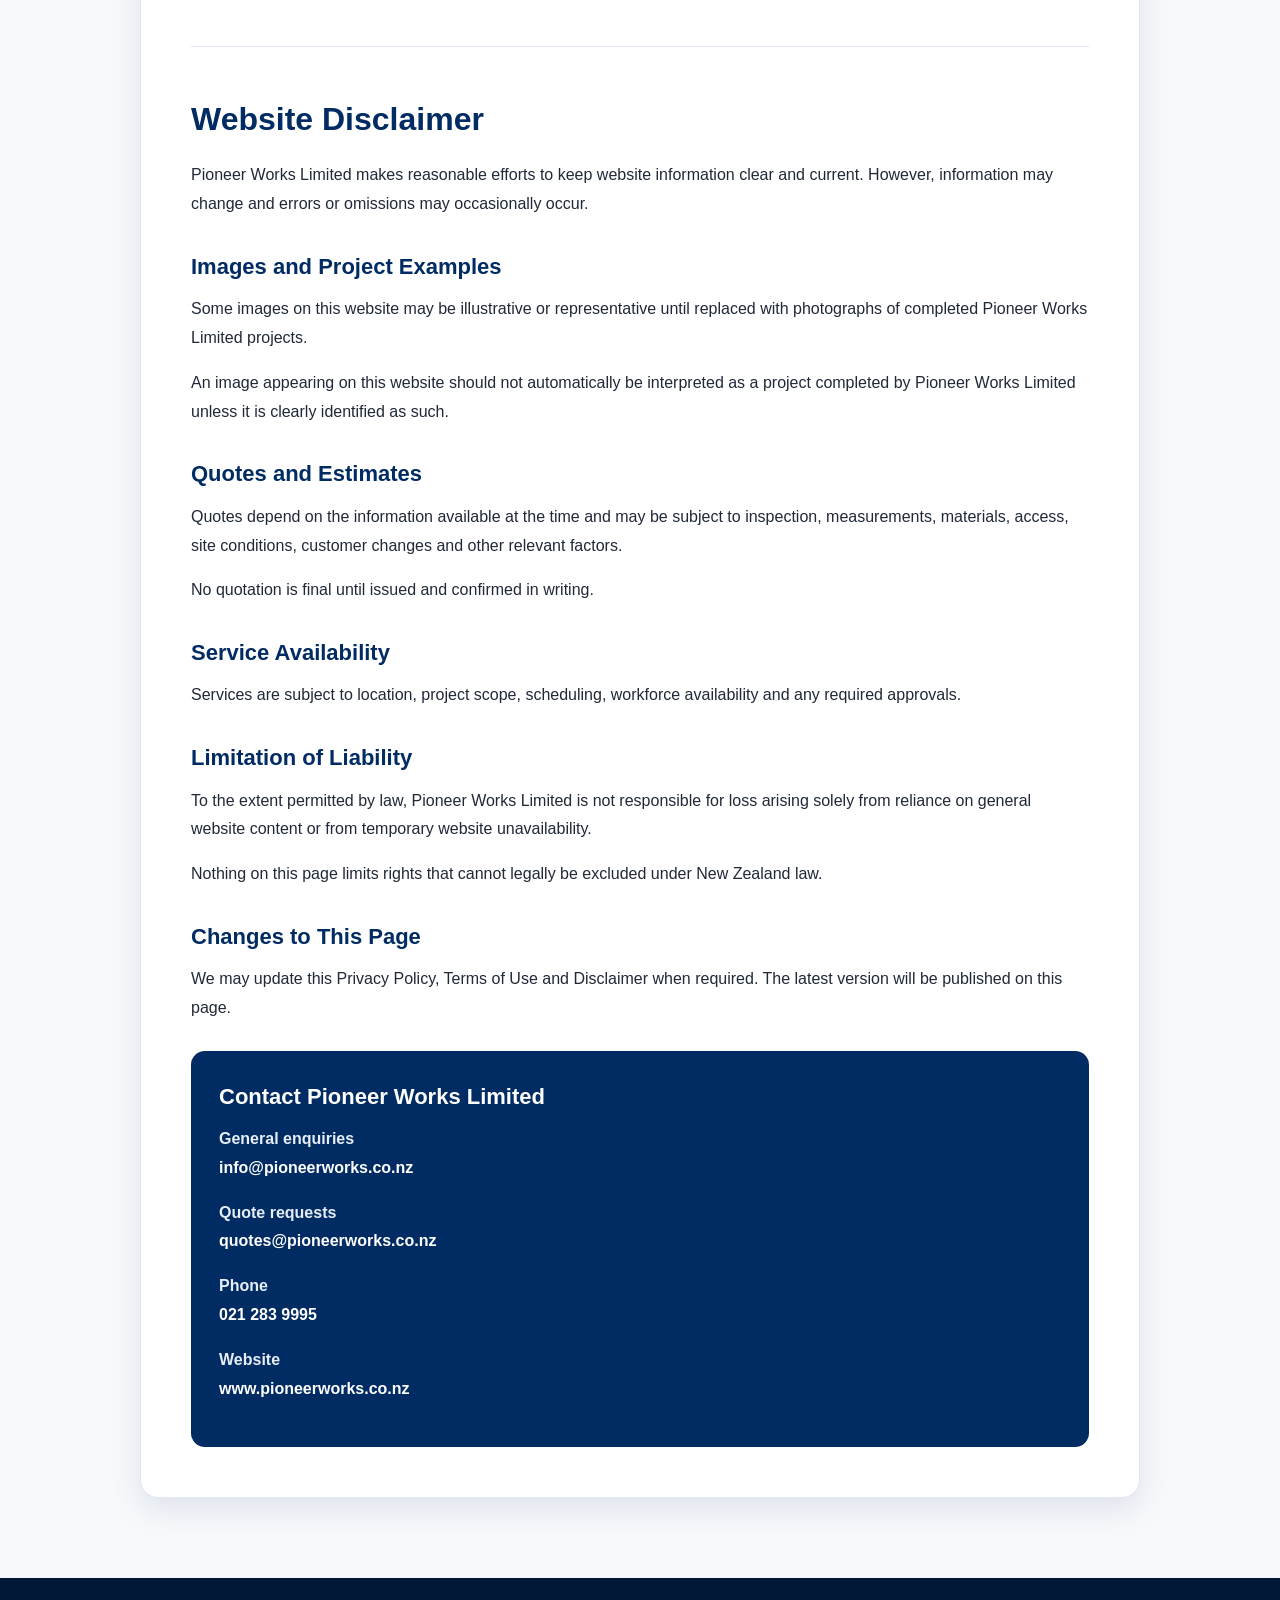
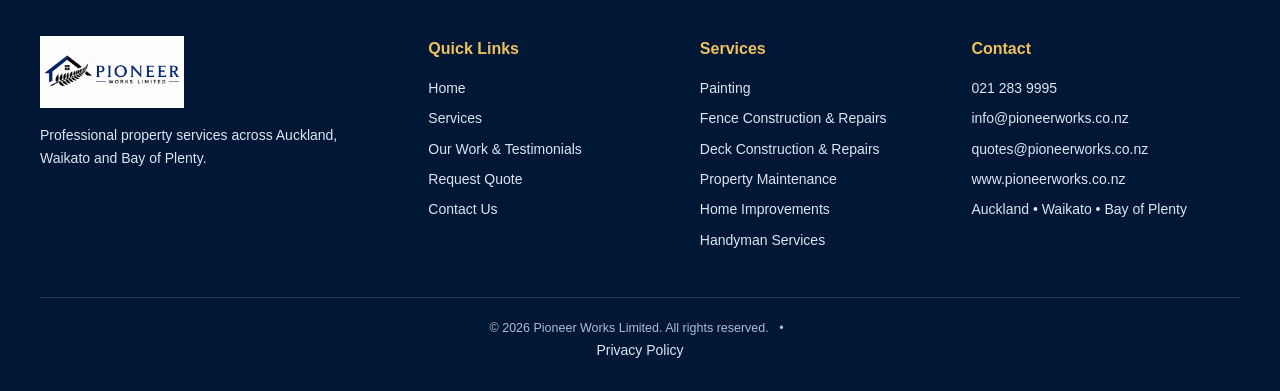
<file: privacy.html>
<!DOCTYPE html>
<html lang="en-NZ">

<head>

  <meta charset="UTF-8">

  <meta
    name="viewport"
    content="width=device-width, initial-scale=1.0"
  >

  <title>
    Privacy Policy | Pioneer Works Limited
  </title>

  <meta
    name="description"
    content="Privacy Policy, Terms of Use and Website Disclaimer for Pioneer Works Limited."
  >

  <meta
    name="robots"
    content="index, follow"
  >

  <meta
    name="theme-color"
    content="#002b63"
  >

  <link
    rel="stylesheet"
    href="styles.css"
  >


  <style>

    /* =========================================================
       PRIVACY / LEGAL PAGE
       ========================================================= */


    /* ---------------------------------------------------------
       TOP BAR
       This overrides any older 3-column top-bar styling
       --------------------------------------------------------- */

    .top-bar .top-bar-inner {
      width: 100%;
      max-width: 1200px;

      margin: 0 auto;

      display: flex;
      align-items: center;
      justify-content: space-between;

      gap: 30px;
    }


    .top-bar-left {
      flex: 0 1 auto;
      text-align: left;
    }


    .top-bar-right {
      flex: 0 1 auto;

      margin-left: auto;

      display: flex;
      align-items: center;
      justify-content: flex-end;

      gap: 10px;

      text-align: right;
      white-space: nowrap;
    }


    .top-bar-right a {
      color: inherit;
      text-decoration: none;
    }


    .top-bar-right a:hover {
      text-decoration: underline;
    }


    .top-bar-divider {
      opacity: 0.65;
    }



    /* =========================================================
       LEGAL HERO
       ========================================================= */

    .legal-hero {
      position: relative;

      background:
        linear-gradient(
          90deg,
          rgba(0, 31, 77, 0.96),
          rgba(0, 43, 99, 0.88)
        ),
        url("hero-home.jpeg");

      background-size: cover;
      background-position: center right;

      color: white;

      padding: 90px 20px;
    }


    .legal-hero .hero-inner {
      position: relative;
      z-index: 2;

      width: 100%;
      max-width: 1200px;

      margin: 0 auto;
    }


    .legal-hero .company-name {
      color: var(--gold-light);
      font-weight: 800;
      letter-spacing: 1.5px;
      text-transform: uppercase;
      margin-bottom: 14px;
    }


    .legal-hero h1 {
      max-width: 800px;

      color: white;

      font-size: clamp(42px, 6vw, 64px);
      font-weight: 900;

      line-height: 1.08;

      letter-spacing: -1px;

      margin-bottom: 20px;
    }


    .legal-hero > .hero-inner > p:last-child {
      max-width: 760px;

      color: rgba(255, 255, 255, 0.92);

      font-size: 18px;
      line-height: 1.75;
    }



    /* =========================================================
       LEGAL CONTENT
       ========================================================= */

    .legal-section {
      padding: 80px 20px;

      background: var(--light);
    }


    .legal-wrapper {
      max-width: 1000px;

      margin: 0 auto;
    }


    .legal-content {
      background: white;

      border: 1px solid var(--border);
      border-radius: 18px;

      padding: 50px;

      box-shadow: var(--shadow);
    }


    .legal-content h2 {
      color: var(--deep-blue);

      font-size: 32px;

      margin-top: 46px;
      margin-bottom: 16px;
    }


    .legal-content h2:first-child {
      margin-top: 0;
    }


    .legal-content h3 {
      color: var(--deep-blue);

      font-size: 22px;

      margin-top: 30px;
      margin-bottom: 10px;
    }


    .legal-content p {
      color: var(--text);

      line-height: 1.8;

      margin-bottom: 16px;
    }


    .legal-content ul {
      padding-left: 24px;

      margin: 0 0 22px;
    }


    .legal-content li {
      line-height: 1.8;

      margin-bottom: 6px;
    }


    .legal-content a {
      color: var(--blue);

      font-weight: 700;

      overflow-wrap: anywhere;
    }



    /* =========================================================
       LEGAL NOTICE
       ========================================================= */

    .legal-notice {
      background: var(--light);

      border-left: 5px solid var(--gold);

      border-radius: 8px;

      padding: 20px;

      margin: 25px 0;
    }



    /* =========================================================
       DIVIDERS
       ========================================================= */

    .legal-divider {
      border: none;

      border-top: 1px solid var(--border);

      margin: 48px 0 0;
    }



    /* =========================================================
       CONTACT BOX
       ========================================================= */

    .legal-contact-box {
      background: var(--deep-blue);

      color: white;

      border-radius: 14px;

      padding: 28px;

      margin-top: 28px;
    }


    .legal-contact-box h3 {
      color: white;

      margin-top: 0;
    }


    .legal-contact-box p {
      color: #e7eef8;
    }


    .legal-contact-box a {
      color: white;
    }



    /* =========================================================
       TABLET
       ========================================================= */

    @media (max-width: 900px) {

      .legal-hero {
        text-align: center;

        background:
          linear-gradient(
            120deg,
            rgba(0, 43, 99, 0.98),
            rgba(0, 63, 143, 0.94)
          );
      }


      .legal-hero h1,
      .legal-hero > .hero-inner > p:last-child {
        margin-left: auto;
        margin-right: auto;
      }


      .legal-hero .gold-line {
        margin-left: auto;
        margin-right: auto;
      }

    }



    /* =========================================================
       MOBILE
       ========================================================= */

    @media (max-width: 700px) {

      .top-bar .top-bar-inner {
        flex-direction: column;

        justify-content: center;

        gap: 5px;

        text-align: center;
      }


      .top-bar-left,
      .top-bar-right {
        width: 100%;

        margin-left: 0;

        justify-content: center;

        text-align: center;
      }

    }


    @media (max-width: 600px) {

      .legal-hero {
        padding: 65px 18px;
      }


      .legal-hero h1 {
        font-size: 38px;
      }


      .legal-hero > .hero-inner > p:last-child {
        font-size: 16px;
      }


      .legal-section {
        padding: 55px 18px;
      }


      .legal-content {
        padding: 28px 22px;
      }


      .legal-content h2 {
        font-size: 27px;
      }


      .legal-content h3 {
        font-size: 20px;
      }


      .top-bar-right {
        flex-wrap: wrap;
      }

    }

  </style>

</head>


<body>


  <!-- =========================================================
       TOP BAR
       ========================================================= -->

  <div class="top-bar">

    <div class="top-bar-inner">


      <!-- LEFT -->

      <div class="top-bar-left">

        Auckland &bull; Waikato &bull; Bay of Plenty

      </div>


      <!-- RIGHT -->

      <div class="top-bar-right">

        <a href="mailto:info@pioneerworks.co.nz">
          info@pioneerworks.co.nz
        </a>

        <span
          class="top-bar-divider"
          aria-hidden="true"
        >
          |
        </span>

        <a href="tel:+64212839995">
          021 283 9995
        </a>

      </div>


    </div>

  </div>



  <!-- =========================================================
       HEADER
       ========================================================= -->

  <header>

    <div class="nav-wrap">


      <a
        href="index.html"
        class="logo"
        aria-label="Pioneer Works Limited home"
      >

        <img
          src="logo.png"
          alt="Pioneer Works Limited"
        >

      </a>


      <button
        class="menu-toggle"
        type="button"
        aria-label="Open navigation menu"
        aria-expanded="false"
        aria-controls="main-navigation"
      >

        <span
          class="menu-toggle-lines"
          aria-hidden="true"
        >

          <span></span>
          <span></span>
          <span></span>

        </span>

      </button>


      <nav
        id="main-navigation"
        aria-label="Main navigation"
      >

        <a href="index.html">
          Home
        </a>

        <a href="services.html">
          Services
        </a>

        <a href="gallery.html">
          Our Work &amp; Testimonials
        </a>

        <a href="quote.html">
          Request Quote
        </a>

        <a href="contact.html">
          Contact Us
        </a>

        <a
          href="quote.html"
          class="quote-btn"
        >
          Get a Free Quote
        </a>

      </nav>


    </div>

  </header>



  <!-- =========================================================
       MAIN
       ========================================================= -->

  <main id="main-content">


    <!-- =======================================================
         HERO
         ======================================================= -->

    <section class="legal-hero">

      <div class="hero-inner">


        <p class="company-name">
          Pioneer Works Limited
        </p>


        <h1>
          Privacy Policy,<br>
          Terms of Use &amp; Disclaimer
        </h1>


        <div
          class="gold-line"
          aria-hidden="true"
        ></div>


        <p>

          This page explains how Pioneer Works Limited handles personal
          information, the conditions that apply when using this website,
          and important limitations relating to website content and quotations.

        </p>


      </div>

    </section>



    <!-- =======================================================
         LEGAL CONTENT
         ======================================================= -->

    <section class="legal-section">

      <div class="legal-wrapper">

        <div class="legal-content">


          <!-- =================================================
               PRIVACY POLICY
               ================================================= -->

          <h2>
            Privacy Policy
          </h2>


          <div class="legal-notice">

            <strong>
              Last updated:
            </strong>

            July 2026

          </div>


          <p>

            Pioneer Works Limited respects your privacy and is committed to
            handling personal information responsibly and in accordance with
            applicable New Zealand privacy requirements.

          </p>


          <p>

            This Privacy Policy explains what information we may collect,
            why we collect it, how it may be used, and how you can contact us
            regarding your personal information.

          </p>



          <h3>
            1. Information We May Collect
          </h3>


          <p>
            When you contact us or request a quotation, we may collect:
          </p>


          <ul>

            <li>
              Your full name.
            </li>

            <li>
              Your phone number.
            </li>

            <li>
              Your email address.
            </li>

            <li>
              Your suburb or property address, when provided.
            </li>

            <li>
              The region in which the work is required.
            </li>

            <li>
              Your preferred contact method.
            </li>

            <li>
              Details about your project or enquiry.
            </li>

            <li>
              Photographs or documents you voluntarily provide.
            </li>

            <li>
              General technical information relating to website use.
            </li>

          </ul>



          <h3>
            2. How We Collect Information
          </h3>


          <p>
            We may collect information when you:
          </p>


          <ul>

            <li>
              Submit a contact or quotation form.
            </li>

            <li>
              Contact us by phone or email.
            </li>

            <li>
              Communicate with us through social media.
            </li>

            <li>
              Provide information during a site visit or project discussion.
            </li>

            <li>
              Use this website.
            </li>

          </ul>



          <h3>
            3. How We Use Your Information
          </h3>


          <p>
            We may use your information to:
          </p>


          <ul>

            <li>
              Respond to enquiries.
            </li>

            <li>
              Assess project requirements.
            </li>

            <li>
              Prepare or discuss quotations.
            </li>

            <li>
              Arrange site visits or appointments.
            </li>

            <li>
              Communicate about current or proposed work.
            </li>

            <li>
              Provide customer service.
            </li>

            <li>
              Maintain business and project records.
            </li>

            <li>
              Improve our website and services.
            </li>

            <li>
              Comply with applicable legal obligations.
            </li>

          </ul>



          <h3>
            4. Disclosure of Information
          </h3>


          <p>
            We do not sell or rent personal information.
          </p>


          <p>

            Information may be shared only when reasonably necessary,
            including with service providers, professional advisers,
            subcontractors or authorities where required by law.

          </p>



          <h3>
            5. Storage and Security
          </h3>


          <p>

            We take reasonable steps to protect personal information against
            unauthorised access, misuse, disclosure, alteration or loss.

          </p>


          <p>

            However, no method of internet transmission or electronic storage
            can be guaranteed to be completely secure.

          </p>



          <h3>
            6. Retention of Information
          </h3>


          <p>

            We may retain personal information for as long as reasonably
            necessary to respond to enquiries, manage projects, maintain
            business records, resolve disputes or meet legal and accounting
            requirements.

          </p>



          <h3>
            7. Cookies and Website Analytics
          </h3>


          <p>

            This website may use cookies or similar technologies to improve
            website performance, understand visitor behaviour and provide a
            better browsing experience.

          </p>


          <p>

            You can usually manage or disable cookies through your browser
            settings.

          </p>



          <h3>
            8. Third-Party Services and Links
          </h3>


          <p>

            This website may contain links to third-party services such as
            Google, social media platforms or mapping services.

          </p>


          <p>

            Pioneer Works Limited is not responsible for the privacy practices,
            security or content of third-party websites.

          </p>



          <h3>
            9. Accessing or Correcting Your Information
          </h3>


          <p>

            You may contact us to request access to personal information we
            hold about you, or to ask that inaccurate information be corrected.

          </p>


          <p>

            We may need to verify your identity before completing a request.

          </p>



          <h3>
            10. Privacy Questions or Complaints
          </h3>


          <p>
            Privacy questions or concerns can be sent to:
          </p>


          <p>

            <a href="mailto:info@pioneerworks.co.nz">
              info@pioneerworks.co.nz
            </a>

          </p>



          <hr class="legal-divider">



          <!-- =================================================
               TERMS OF USE
               ================================================= -->

          <h2>
            Terms of Use
          </h2>


          <p>

            By accessing or using this website, you agree to the following
            terms. If you do not agree, please discontinue using the website.

          </p>



          <h3>
            1. General Information
          </h3>


          <p>

            The content on this website is provided for general information
            about Pioneer Works Limited and its services.

          </p>


          <p>

            Website content does not constitute building, engineering, legal,
            financial or other specialist professional advice.

          </p>



          <h3>
            2. Website Ownership
          </h3>


          <p>

            Unless otherwise stated, the website design, branding, written
            content and original materials belong to Pioneer Works Limited.

          </p>


          <p>

            Website content must not be copied, reproduced, republished or
            used commercially without written permission.

          </p>



          <h3>
            3. Acceptable Use
          </h3>


          <p>
            You must not:
          </p>


          <ul>

            <li>
              Attempt to interfere with the website's operation.
            </li>

            <li>
              Attempt to gain unauthorised access to website systems.
            </li>

            <li>
              Submit false, misleading, harmful or unlawful information.
            </li>

            <li>
              Use the website in a way that may damage Pioneer Works Limited.
            </li>

            <li>
              Copy or misuse website content or branding.
            </li>

          </ul>



          <h3>
            4. Service Information
          </h3>


          <p>

            Service descriptions are general and may not include every type
            of work we can provide.

          </p>


          <p>

            Services may vary depending on project scope, location,
            scheduling, materials, site conditions and applicable legal
            requirements.

          </p>



          <h3>
            5. Quotation Requests
          </h3>


          <p>

            Submitting a quotation request does not create a contract or
            require Pioneer Works Limited to accept the work.

          </p>


          <p>

            Any pricing discussed through the website, phone or email remains
            indicative until confirmed in a formal written quotation.

          </p>



          <h3>
            6. External Links
          </h3>


          <p>

            External links may be provided for convenience. We do not control
            or endorse all content found on third-party websites.

          </p>



          <h3>
            7. Website Availability
          </h3>


          <p>

            We aim to keep the website available and accurate, but
            uninterrupted access is not guaranteed. The website may be
            changed, suspended or unavailable for maintenance without notice.

          </p>



          <h3>
            8. Governing Law
          </h3>


          <p>

            These Terms of Use are governed by the laws of New Zealand.

          </p>



          <hr class="legal-divider">



          <!-- =================================================
               WEBSITE DISCLAIMER
               ================================================= -->

          <h2>
            Website Disclaimer
          </h2>


          <p>

            Pioneer Works Limited makes reasonable efforts to keep website
            information clear and current. However, information may change
            and errors or omissions may occasionally occur.

          </p>



          <h3>
            Images and Project Examples
          </h3>


          <p>

            Some images on this website may be illustrative or representative
            until replaced with photographs of completed Pioneer Works Limited
            projects.

          </p>


          <p>

            An image appearing on this website should not automatically be
            interpreted as a project completed by Pioneer Works Limited unless
            it is clearly identified as such.

          </p>



          <h3>
            Quotes and Estimates
          </h3>


          <p>

            Quotes depend on the information available at the time and may be
            subject to inspection, measurements, materials, access, site
            conditions, customer changes and other relevant factors.

          </p>


          <p>

            No quotation is final until issued and confirmed in writing.

          </p>



          <h3>
            Service Availability
          </h3>


          <p>

            Services are subject to location, project scope, scheduling,
            workforce availability and any required approvals.

          </p>



          <h3>
            Limitation of Liability
          </h3>


          <p>

            To the extent permitted by law, Pioneer Works Limited is not
            responsible for loss arising solely from reliance on general
            website content or from temporary website unavailability.

          </p>


          <p>

            Nothing on this page limits rights that cannot legally be excluded
            under New Zealand law.

          </p>



          <h3>
            Changes to This Page
          </h3>


          <p>

            We may update this Privacy Policy, Terms of Use and Disclaimer
            when required. The latest version will be published on this page.

          </p>



          <!-- =================================================
               CONTACT DETAILS
               ================================================= -->

          <div class="legal-contact-box">


            <h3>
              Contact Pioneer Works Limited
            </h3>


            <p>

              <strong>
                General enquiries
              </strong>

              <br>

              <a href="mailto:info@pioneerworks.co.nz">
                info@pioneerworks.co.nz
              </a>

            </p>


            <p>

              <strong>
                Quote requests
              </strong>

              <br>

              <a href="mailto:quotes@pioneerworks.co.nz">
                quotes@pioneerworks.co.nz
              </a>

            </p>


            <p>

              <strong>
                Phone
              </strong>

              <br>

              <a href="tel:+64212839995">
                021 283 9995
              </a>

            </p>


            <p>

              <strong>
                Website
              </strong>

              <br>

              <a href="https://www.pioneerworks.co.nz">
                www.pioneerworks.co.nz
              </a>

            </p>


          </div>


        </div>

      </div>

    </section>


  </main>



  <!-- =========================================================
       FOOTER
       ========================================================= -->

  <footer>

    <div class="footer-grid">


      <!-- COMPANY -->

      <div>

        <img
          src="logo.png"
          alt="Pioneer Works Limited"
          class="footer-logo"
        >


        <p>

          Professional property services across Auckland,
          Waikato and Bay of Plenty.

        </p>

      </div>



      <!-- QUICK LINKS -->

      <div>

        <h3>
          Quick Links
        </h3>


        <a href="index.html">
          Home
        </a>


        <a href="services.html">
          Services
        </a>


        <a href="gallery.html">
          Our Work &amp; Testimonials
        </a>


        <a href="quote.html">
          Request Quote
        </a>


        <a href="contact.html">
          Contact Us
        </a>

      </div>



      <!-- SERVICES -->

      <div>

        <h3>
          Services
        </h3>


        <p>
          Painting
        </p>


        <p>
          Fence Construction &amp; Repairs
        </p>


        <p>
          Deck Construction &amp; Repairs
        </p>


        <p>
          Property Maintenance
        </p>


        <p>
          Home Improvements
        </p>


        <p>
          Handyman Services
        </p>

      </div>



      <!-- CONTACT -->

      <div>

        <h3>
          Contact
        </h3>


        <a href="tel:+64212839995">
          021 283 9995
        </a>


        <a href="mailto:info@pioneerworks.co.nz">
          info@pioneerworks.co.nz
        </a>


        <a href="mailto:quotes@pioneerworks.co.nz">
          quotes@pioneerworks.co.nz
        </a>


        <a href="https://www.pioneerworks.co.nz">
          www.pioneerworks.co.nz
        </a>


        <p>
          Auckland &bull; Waikato &bull; Bay of Plenty
        </p>

      </div>


    </div>



    <div class="copyright">

      &copy; 2026 Pioneer Works Limited.
      All rights reserved.

      &nbsp; &bull; &nbsp;

      <a href="privacy.html">
        Privacy Policy
      </a>

    </div>


  </footer>



  <!-- =========================================================
       JAVASCRIPT
       ========================================================= -->

  <script src="script.js"></script>


</body>

</html>
</file>
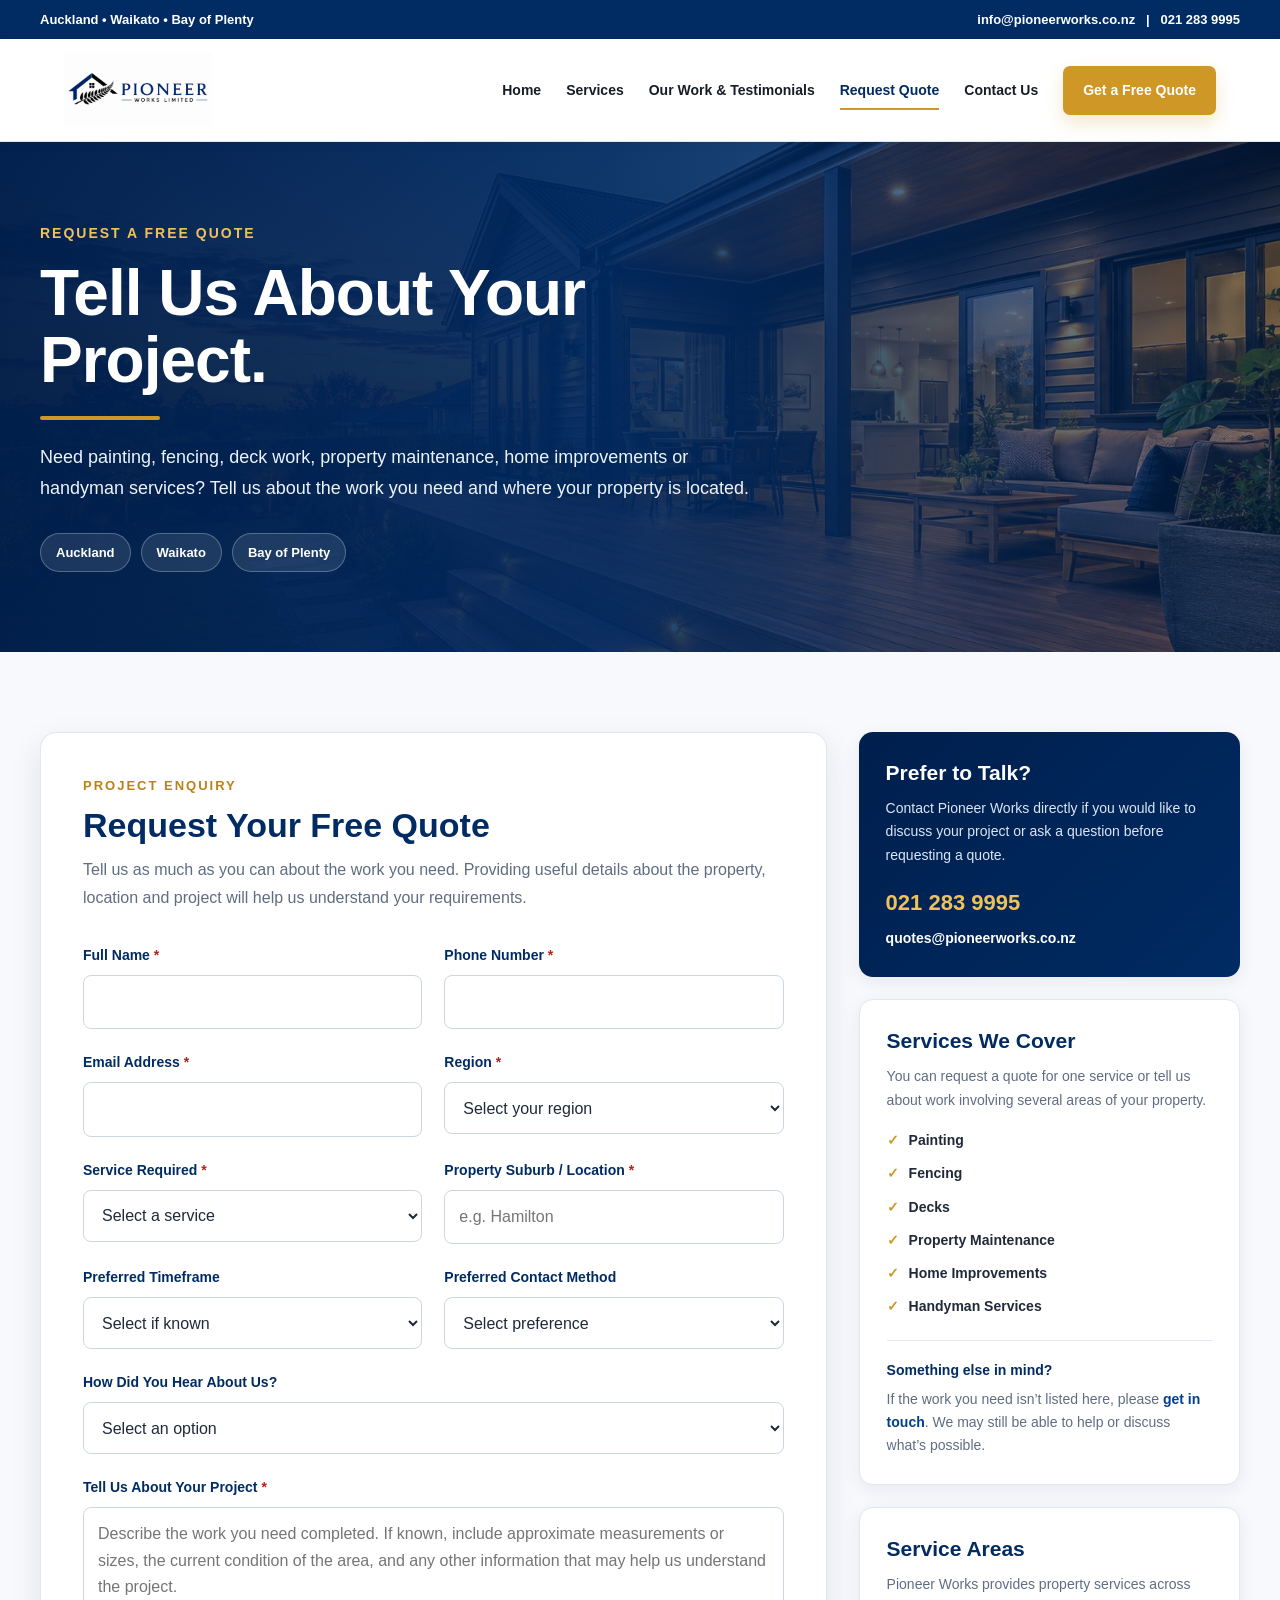
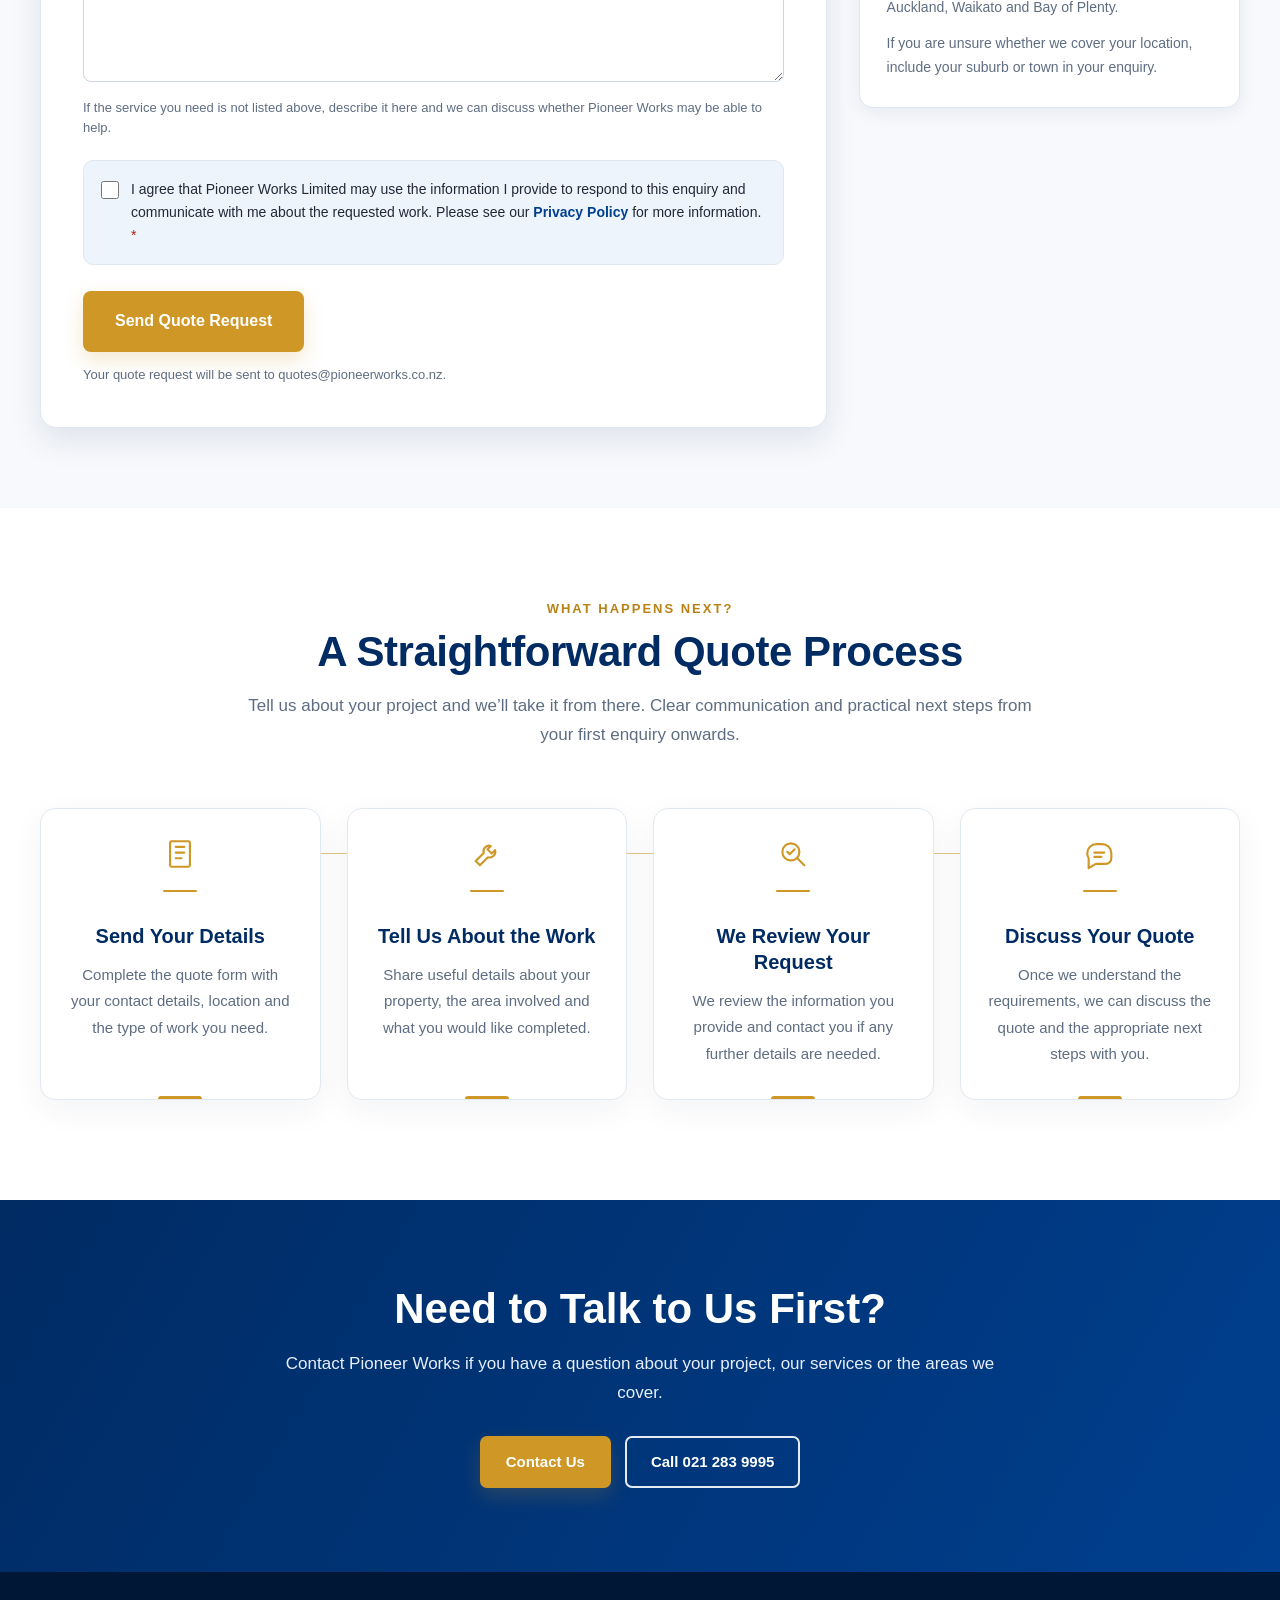
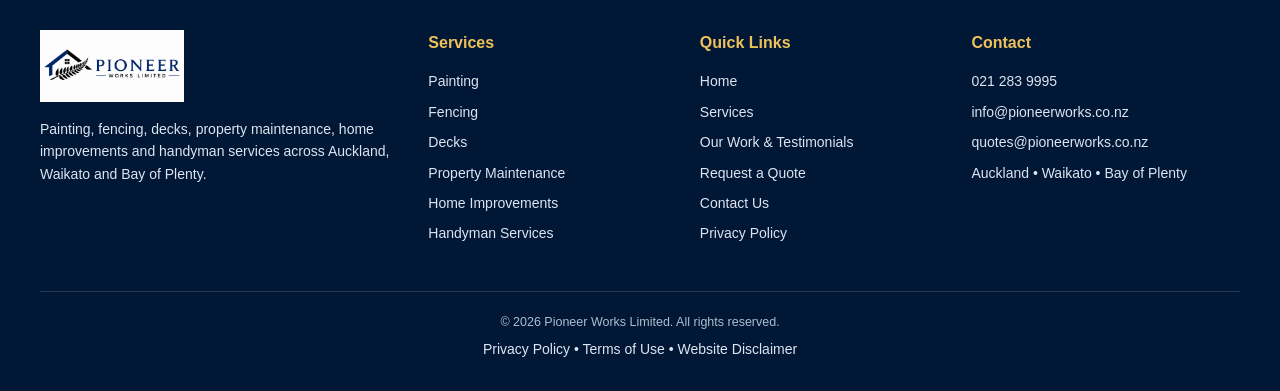
<file: quote.html>
<!DOCTYPE html>
<html lang="en-NZ">

<head>
  <meta charset="UTF-8">
  <meta name="viewport" content="width=device-width, initial-scale=1.0">

  <title>Request a Free Quote | Pioneer Works Limited</title>

  <meta
    name="description"
    content="Request a free quote from Pioneer Works Limited for painting, fencing, decks, property maintenance, home improvements and handyman services across Auckland, Waikato and Bay of Plenty."
  >

  <meta name="robots" content="index, follow">

  <link rel="stylesheet" href="styles.css">

  <style>

    /* =========================================================
       QUOTE PAGE HERO
       ========================================================= */

    .quote-page-hero {
      position: relative;
      min-height: 430px;
      display: flex;
      align-items: center;
      padding: 80px 24px;
      color: #ffffff;

      background:
        linear-gradient(
          90deg,
          rgba(0,31,77,0.97) 0%,
          rgba(0,43,99,0.90) 48%,
          rgba(0,43,99,0.48) 100%
        ),
        url("hero-home.jpeg") center/cover no-repeat;
    }

    .quote-page-hero-inner {
      width: 100%;
      max-width: 1200px;
      margin: 0 auto;
    }

    .quote-page-label {
      margin-bottom: 14px;
      color: #efc15b;
      font-size: 14px;
      font-weight: 800;
      letter-spacing: 2px;
      text-transform: uppercase;
    }

    .quote-page-hero h1 {
      max-width: 720px;
      margin: 0 0 20px;
      color: #ffffff;
      font-size: clamp(42px, 6vw, 64px);
      font-weight: 900;
      line-height: 1.05;
      letter-spacing: -1px;
    }

    .quote-page-hero p {
      max-width: 720px;
      margin: 0;
      color: #edf3fb;
      font-size: 18px;
      line-height: 1.75;
    }

    .quote-regions {
      display: flex;
      flex-wrap: wrap;
      gap: 10px;
      margin-top: 28px;
    }

    .quote-region {
      padding: 8px 15px;
      color: #ffffff;
      background: rgba(255,255,255,0.10);
      border: 1px solid rgba(255,255,255,0.25);
      border-radius: 30px;
      font-size: 13px;
      font-weight: 700;
    }


    /* =========================================================
       MAIN QUOTE AREA
       ========================================================= */

    .quote-main {
      padding: 80px 24px;
      background: #f7f9fc;
    }

    .quote-layout {
      width: 100%;
      max-width: 1200px;
      margin: 0 auto;

      display: grid;
      grid-template-columns: minmax(0,1.65fr) minmax(290px,0.8fr);
      gap: 32px;

      align-items: start;
    }


    /* =========================================================
       FORM CARD
       ========================================================= */

    .quote-form-card {
      padding: 42px;
      background: #ffffff;
      border: 1px solid var(--border);
      border-radius: 16px;
      box-shadow: var(--shadow);
    }

    .quote-form-card .section-label {
      text-align: left;
    }

    .quote-form-card h2 {
      margin-bottom: 10px;
      color: var(--deep-blue);
      font-size: 34px;
      line-height: 1.2;
    }

    .quote-intro {
      max-width: 730px;
      margin-bottom: 32px;
      color: var(--muted);
      font-size: 16px;
      line-height: 1.75;
    }


    /* =========================================================
       FORM
       ========================================================= */

    .quote-form-grid {
      display: grid;
      grid-template-columns: 1fr 1fr;
      gap: 22px;
    }

    .quote-field {
      min-width: 0;
    }

    .quote-field.full {
      grid-column: 1 / -1;
    }

    .quote-field label {
      display: block;
      margin-bottom: 8px;
      color: var(--deep-blue);
      font-size: 14px;
      font-weight: 800;
    }

    .required {
      color: #b42318;
    }

    .quote-field input,
    .quote-field select,
    .quote-field textarea {
      width: 100%;
      padding: 13px 14px;
      color: var(--text);
      background: #ffffff;
      border: 1px solid #ccd6e3;
      border-radius: 8px;
      font-family: inherit;
      font-size: 16px;

      transition:
        border-color 0.2s ease,
        box-shadow 0.2s ease;
    }

    .quote-field input,
    .quote-field select {
      min-height: 52px;
    }

    .quote-field textarea {
      min-height: 175px;
      resize: vertical;
    }

    .quote-field input:focus,
    .quote-field select:focus,
    .quote-field textarea:focus {
      outline: none;
      border-color: var(--blue);
      box-shadow: 0 0 0 3px rgba(0,63,143,0.10);
    }

    .field-note {
      margin-top: 7px;
      color: var(--muted);
      font-size: 13px;
      line-height: 1.55;
    }


    /* =========================================================
       PRIVACY
       ========================================================= */

    .quote-privacy {
      display: flex;
      align-items: flex-start;
      gap: 12px;
      padding: 17px;
      background: var(--soft);
      border: 1px solid var(--border);
      border-radius: 10px;
    }

    .quote-privacy input {
      width: 18px;
      height: 18px;
      min-height: auto;
      margin-top: 3px;
      flex: none;
    }

    .quote-privacy label {
      margin: 0;
      color: var(--text);
      font-size: 14px;
      font-weight: 400;
      line-height: 1.65;
    }

    .quote-privacy a {
      color: var(--blue);
      font-weight: 700;
    }

    .quote-privacy a:hover {
      text-decoration: underline;
    }


    /* =========================================================
       SUBMIT
       ========================================================= */

    .quote-submit {
      margin-top: 26px;
    }

    .quote-submit button {
      min-height: 54px;
      padding: 15px 30px;

      border: 2px solid var(--gold);
      border-radius: 8px;

      background: var(--gold);
      color: #ffffff;

      cursor: pointer;

      font-family: inherit;
      font-size: 16px;
      font-weight: 800;

      box-shadow: 0 8px 20px rgba(207,152,38,0.22);

      transition:
        transform 0.2s ease,
        box-shadow 0.2s ease,
        background 0.2s ease;
    }

    .quote-submit button:hover {
      transform: translateY(-2px);
      box-shadow: 0 11px 24px rgba(207,152,38,0.30);
    }

    .quote-submit-note {
      margin-top: 13px;
      color: var(--muted);
      font-size: 13px;
      line-height: 1.6;
    }


    /* =========================================================
       SIDEBAR
       ========================================================= */

    .quote-sidebar {
      display: grid;
      gap: 22px;
    }

    .quote-side-card {
      padding: 27px;
      background: #ffffff;
      border: 1px solid var(--border);
      border-radius: 14px;
      box-shadow: var(--shadow-sm);
    }

    .quote-side-card h3 {
      margin-bottom: 10px;
      color: var(--deep-blue);
      font-size: 21px;
      line-height: 1.3;
    }

    .quote-side-card p {
      color: var(--muted);
      font-size: 14px;
      line-height: 1.7;
    }


    /* CONTACT CARD */

    .quote-contact-card {
      background:
        linear-gradient(
          135deg,
          var(--navy),
          var(--deep-blue)
        );

      border: none;
    }

    .quote-contact-card h3 {
      color: #ffffff;
    }

    .quote-contact-card p {
      color: #dce6f4;
    }

    .quote-contact-phone {
      display: block;
      margin: 17px 0 6px;
      color: #efc15b;
      font-size: 22px;
      font-weight: 900;
    }

    .quote-contact-email {
      display: block;
      color: #ffffff;
      font-size: 14px;
      font-weight: 700;
      overflow-wrap: anywhere;
    }

    .quote-contact-phone:hover,
    .quote-contact-email:hover {
      text-decoration: underline;
    }


    /* =========================================================
       SERVICES WE COVER
       ========================================================= */

    .quote-service-list {
      list-style: none;
      display: grid;
      gap: 10px;
      margin-top: 17px;
    }

    .quote-service-list li {
      position: relative;
      padding-left: 22px;
      color: var(--text);
      font-size: 14px;
      font-weight: 700;
    }

    .quote-service-list li::before {
      content: "✓";
      position: absolute;
      left: 0;
      color: var(--gold);
      font-weight: 900;
    }

    .other-service-box {
      margin-top: 22px;
      padding-top: 18px;
      border-top: 1px solid var(--border);
    }

    .other-service-box strong {
      display: block;
      margin-bottom: 6px;
      color: var(--deep-blue);
      font-size: 14px;
    }

    .other-service-box p {
      margin: 0;
      color: var(--muted);
      font-size: 14px;
      line-height: 1.65;
    }

    .other-service-box a {
      color: var(--blue);
      font-weight: 800;
    }

    .other-service-box a:hover {
      text-decoration: underline;
    }


    /* =========================================================
       NEW PROCESS SECTION
       NO NUMBERS
       ========================================================= */

    .pw-quote-journey-section {
      padding: 90px 24px 100px;
      background: #ffffff;
    }

    .pw-quote-journey {
      position: relative;

      width: 100%;
      max-width: 1200px;

      margin: 58px auto 0;

      display: grid;
      grid-template-columns: repeat(4,minmax(0,1fr));
      gap: 26px;
    }


    /* SUBTLE GOLD CONNECTION */

    .pw-quote-journey::before {
      content: "";

      position: absolute;

      top: 45px;
      left: 11%;
      right: 11%;

      height: 1px;

      background:
        linear-gradient(
          90deg,
          transparent,
          rgba(207,152,38,0.55) 10%,
          rgba(207,152,38,0.55) 90%,
          transparent
        );

      z-index: 0;
    }


    /* CARD */

    .pw-journey-card {
      position: relative;
      z-index: 1;

      min-height: 285px;

      padding: 0 26px 32px;

      text-align: center;

      background: #ffffff;

      border: 1px solid #e2e8f0;
      border-radius: 15px;

      box-shadow:
        0 10px 32px rgba(0,31,77,0.055);

      transition:
        transform 0.25s ease,
        border-color 0.25s ease,
        box-shadow 0.25s ease;
    }

    .pw-journey-card:hover {
      transform: translateY(-4px);

      border-color: rgba(207,152,38,0.45);

      box-shadow:
        0 17px 38px rgba(0,31,77,0.09);
    }


    /* ICON HOLDER */

    .pw-journey-icon {
      position: relative;

      width: 90px;
      height: 90px;

      margin: 0 auto 24px;

      display: flex;
      align-items: center;
      justify-content: center;

      color: var(--gold);
      background: #ffffff;
    }

    .pw-journey-icon::after {
      content: "";

      position: absolute;

      bottom: 7px;
      left: 50%;

      width: 34px;
      height: 2px;

      transform: translateX(-50%);

      background: var(--gold);

      border-radius: 2px;
    }

    .pw-journey-icon svg {
      width: 34px;
      height: 34px;
    }


    /* TEXT */

    .pw-journey-card h3 {
      margin: 0 0 13px;

      color: var(--deep-blue);

      font-size: 20px;
      font-weight: 800;

      line-height: 1.3;
    }

    .pw-journey-card p {
      margin: 0;

      color: var(--muted);

      font-size: 15px;
      line-height: 1.75;
    }


    /* BOTTOM GOLD DETAIL */

    .pw-journey-card::after {
      content: "";

      position: absolute;

      bottom: 0;
      left: 50%;

      width: 44px;
      height: 3px;

      transform: translateX(-50%);

      background: var(--gold);

      border-radius: 3px 3px 0 0;
    }


    /* =========================================================
       RESPONSIVE
       ========================================================= */

    @media (max-width: 950px) {

      .quote-layout {
        grid-template-columns: 1fr;
      }

      .quote-sidebar {
        grid-template-columns: repeat(2,1fr);
      }

      .pw-quote-journey {
        grid-template-columns: repeat(2,1fr);
        gap: 30px 24px;
      }

      .pw-quote-journey::before {
        display: none;
      }

    }


    @media (max-width: 650px) {

      .quote-page-hero {
        min-height: auto;
        padding: 65px 18px;
        text-align: center;
      }

      .quote-page-hero .gold-line {
        margin-left: auto;
        margin-right: auto;
      }

      .quote-regions {
        justify-content: center;
      }

      .quote-main {
        padding: 58px 18px;
      }

      .quote-form-card {
        padding: 27px 20px;
      }

      .quote-form-card h2 {
        font-size: 28px;
      }

      .quote-form-grid {
        grid-template-columns: 1fr;
      }

      .quote-field.full {
        grid-column: auto;
      }

      .quote-sidebar {
        grid-template-columns: 1fr;
      }

      .pw-quote-journey-section {
        padding: 65px 18px 75px;
      }

      .pw-quote-journey {
        grid-template-columns: 1fr;
        max-width: 460px;
        margin-top: 42px;
      }

      .pw-journey-card {
        min-height: auto;
        padding: 0 24px 29px;
      }

      .quote-submit button {
        width: 100%;
      }

    }

  </style>

</head>


<body>


  <!-- =========================================================
       TOP BAR
       ========================================================= -->

  <div class="top-bar">

    <div class="top-bar-inner">

      <div>
        Auckland &bull; Waikato &bull; Bay of Plenty
      </div>

      <div>

        <a href="mailto:info@pioneerworks.co.nz">
          info@pioneerworks.co.nz
        </a>

        &nbsp; | &nbsp;

        <a href="tel:+64212839995">
          021 283 9995
        </a>

      </div>

    </div>

  </div>


  <!-- =========================================================
       HEADER
       ========================================================= -->

  <header>

    <div class="nav-wrap">

      <a
        href="index.html"
        class="logo"
        aria-label="Pioneer Works Limited home"
      >

        <img
          src="logo.png"
          alt="Pioneer Works Limited"
        >

      </a>


      <nav aria-label="Main navigation">

        <a href="index.html">
          Home
        </a>

        <a href="services.html">
          Services
        </a>

        <a href="gallery.html">
          Our Work &amp; Testimonials
        </a>

        <a
          href="quote.html"
          class="active"
          aria-current="page"
        >
          Request Quote
        </a>

        <a href="contact.html">
          Contact Us
        </a>

        <a
          href="quote.html"
          class="quote-btn"
        >
          Get a Free Quote
        </a>

      </nav>

    </div>

  </header>


  <main>


    <!-- =========================================================
         HERO
         ========================================================= -->

    <section class="quote-page-hero">

      <div class="quote-page-hero-inner">

        <div class="quote-page-label">
          Request a Free Quote
        </div>

        <h1>
          Tell Us About Your Project.
        </h1>

        <div class="gold-line"></div>

        <p>
          Need painting, fencing, deck work, property maintenance,
          home improvements or handyman services? Tell us about the
          work you need and where your property is located.
        </p>


        <div class="quote-regions">

          <span class="quote-region">
            Auckland
          </span>

          <span class="quote-region">
            Waikato
          </span>

          <span class="quote-region">
            Bay of Plenty
          </span>

        </div>

      </div>

    </section>


    <!-- =========================================================
         QUOTE FORM
         ========================================================= -->

    <section class="quote-main">

      <div class="quote-layout">


        <!-- =====================================================
             FORM
             ===================================================== -->

        <div class="quote-form-card">

          <div class="section-label">
            Project Enquiry
          </div>

          <h2>
            Request Your Free Quote
          </h2>

          <p class="quote-intro">
            Tell us as much as you can about the work you need.
            Providing useful details about the property, location and
            project will help us understand your requirements.
          </p>


          <form
            action="https://formsubmit.co/quotes@pioneerworks.co.nz"
            method="POST"
          >


            <!-- FORMSUBMIT SETTINGS -->

            <input
              type="hidden"
              name="_subject"
              value="New Quote Request - Pioneer Works Limited"
            >

            <input
              type="hidden"
              name="_template"
              value="table"
            >

            <input
              type="hidden"
              name="_captcha"
              value="true"
            >

            <input
              type="hidden"
              name="_autoresponse"
              value="Thank you for contacting Pioneer Works Limited. We have received your quote request and will review the information you provided."
            >

            <input
              type="text"
              name="_honey"
              style="display:none"
              tabindex="-1"
              autocomplete="off"
            >


            <div class="quote-form-grid">


              <!-- NAME -->

              <div class="quote-field">

                <label for="full-name">
                  Full Name
                  <span class="required">*</span>
                </label>

                <input
                  type="text"
                  id="full-name"
                  name="Full Name"
                  autocomplete="name"
                  required
                >

              </div>


              <!-- PHONE -->

              <div class="quote-field">

                <label for="phone">
                  Phone Number
                  <span class="required">*</span>
                </label>

                <input
                  type="tel"
                  id="phone"
                  name="Phone Number"
                  autocomplete="tel"
                  required
                >

              </div>


              <!-- EMAIL -->

              <div class="quote-field">

                <label for="email">
                  Email Address
                  <span class="required">*</span>
                </label>

                <input
                  type="email"
                  id="email"
                  name="Email Address"
                  autocomplete="email"
                  required
                >

              </div>


              <!-- REGION -->

              <div class="quote-field">

                <label for="region">
                  Region
                  <span class="required">*</span>
                </label>

                <select
                  id="region"
                  name="Region"
                  required
                >

                  <option value="">
                    Select your region
                  </option>

                  <option value="Auckland">
                    Auckland
                  </option>

                  <option value="Waikato">
                    Waikato
                  </option>

                  <option value="Bay of Plenty">
                    Bay of Plenty
                  </option>

                  <option value="Other / Unsure">
                    Other / Unsure
                  </option>

                </select>

              </div>


              <!-- SERVICE -->

              <div class="quote-field">

                <label for="service">
                  Service Required
                  <span class="required">*</span>
                </label>

                <select
                  id="service"
                  name="Service Required"
                  required
                >

                  <option value="">
                    Select a service
                  </option>

                  <option value="Painting">
                    Painting
                  </option>

                  <option value="Fencing">
                    Fencing
                  </option>

                  <option value="Decks">
                    Decks
                  </option>

                  <option value="Property Maintenance">
                    Property Maintenance
                  </option>

                  <option value="Home Improvements">
                    Home Improvements
                  </option>

                  <option value="Handyman Services">
                    Handyman Services
                  </option>

                  <option value="Multiple Services">
                    Multiple Services
                  </option>

                  <option value="Something Else">
                    Something Else
                  </option>

                  <option value="Not Sure">
                    Not Sure
                  </option>

                </select>

              </div>


              <!-- LOCATION -->

              <div class="quote-field">

                <label for="property-location">
                  Property Suburb / Location
                  <span class="required">*</span>
                </label>

                <input
                  type="text"
                  id="property-location"
                  name="Property Location"
                  autocomplete="address-level2"
                  placeholder="e.g. Hamilton"
                  required
                >

              </div>


              <!-- TIMEFRAME -->

              <div class="quote-field">

                <label for="timeframe">
                  Preferred Timeframe
                </label>

                <select
                  id="timeframe"
                  name="Preferred Timeframe"
                >

                  <option value="">
                    Select if known
                  </option>

                  <option value="As soon as possible">
                    As soon as possible
                  </option>

                  <option value="Within 2 weeks">
                    Within 2 weeks
                  </option>

                  <option value="Within 1 month">
                    Within 1 month
                  </option>

                  <option value="Within 1-3 months">
                    Within 1–3 months
                  </option>

                  <option value="Flexible">
                    Flexible
                  </option>

                  <option value="Planning ahead">
                    Planning ahead
                  </option>

                </select>

              </div>


              <!-- CONTACT METHOD -->

              <div class="quote-field">

                <label for="contact-method">
                  Preferred Contact Method
                </label>

                <select
                  id="contact-method"
                  name="Preferred Contact Method"
                >

                  <option value="">
                    Select preference
                  </option>

                  <option value="Phone">
                    Phone
                  </option>

                  <option value="Email">
                    Email
                  </option>

                  <option value="Either">
                    Either
                  </option>

                </select>

              </div>


              <!-- REFERRAL -->

              <div class="quote-field full">

                <label for="referral">
                  How Did You Hear About Us?
                </label>

                <select
                  id="referral"
                  name="How Did You Hear About Us"
                >

                  <option value="">
                    Select an option
                  </option>

                  <option value="Google">
                    Google
                  </option>

                  <option value="Facebook">
                    Facebook
                  </option>

                  <option value="Instagram">
                    Instagram
                  </option>

                  <option value="Friend or Family">
                    Friend or Family
                  </option>

                  <option value="Previous Customer">
                    Previous Customer
                  </option>

                  <option value="Local Advertising">
                    Local Advertising
                  </option>

                  <option value="Other">
                    Other
                  </option>

                </select>

              </div>


              <!-- PROJECT DETAILS -->

              <div class="quote-field full">

                <label for="project-details">
                  Tell Us About Your Project
                  <span class="required">*</span>
                </label>

                <textarea
                  id="project-details"
                  name="Project Details"
                  placeholder="Describe the work you need completed. If known, include approximate measurements or sizes, the current condition of the area, and any other information that may help us understand the project."
                  required
                ></textarea>

                <div class="field-note">
                  If the service you need is not listed above,
                  describe it here and we can discuss whether Pioneer Works
                  may be able to help.
                </div>

              </div>


              <!-- PRIVACY -->

              <div class="quote-field full">

                <div class="quote-privacy">

                  <input
                    type="checkbox"
                    id="privacy-consent"
                    name="Privacy Consent"
                    value="Agreed"
                    required
                  >

                  <label for="privacy-consent">

                    I agree that Pioneer Works Limited may use the
                    information I provide to respond to this enquiry
                    and communicate with me about the requested work.

                    Please see our

                    <a href="privacy.html">
                      Privacy Policy
                    </a>

                    for more information.

                    <span class="required">*</span>

                  </label>

                </div>

              </div>


            </div>


            <!-- SUBMIT -->

            <div class="quote-submit">

              <button type="submit">
                Send Quote Request
              </button>

              <p class="quote-submit-note">
                Your quote request will be sent to
                quotes@pioneerworks.co.nz.
              </p>

            </div>


          </form>

        </div>


        <!-- =====================================================
             SIDEBAR
             ===================================================== -->

        <aside class="quote-sidebar">


          <!-- CONTACT -->

          <div class="quote-side-card quote-contact-card">

            <h3>
              Prefer to Talk?
            </h3>

            <p>
              Contact Pioneer Works directly if you would like to
              discuss your project or ask a question before
              requesting a quote.
            </p>

            <a
              href="tel:+64212839995"
              class="quote-contact-phone"
            >
              021 283 9995
            </a>

            <a
              href="mailto:quotes@pioneerworks.co.nz"
              class="quote-contact-email"
            >
              quotes@pioneerworks.co.nz
            </a>

          </div>


          <!-- SERVICES WE COVER -->

          <div class="quote-side-card">

            <h3>
              Services We Cover
            </h3>

            <p>
              You can request a quote for one service or tell us
              about work involving several areas of your property.
            </p>

            <ul class="quote-service-list">

              <li>Painting</li>

              <li>Fencing</li>

              <li>Decks</li>

              <li>Property Maintenance</li>

              <li>Home Improvements</li>

              <li>Handyman Services</li>

            </ul>


            <div class="other-service-box">

              <strong>
                Something else in mind?
              </strong>

              <p>
                If the work you need isn’t listed here, please
                <a href="contact.html">get in touch</a>.
                We may still be able to help or discuss what’s possible.
              </p>

            </div>

          </div>


          <!-- SERVICE AREAS -->

          <div class="quote-side-card">

            <h3>
              Service Areas
            </h3>

            <p>
              Pioneer Works provides property services across
              Auckland, Waikato and Bay of Plenty.
            </p>

            <p style="margin-top:12px;">
              If you are unsure whether we cover your location,
              include your suburb or town in your enquiry.
            </p>

          </div>


        </aside>


      </div>

    </section>


    <!-- =========================================================
         QUOTE PROCESS
         COMPLETELY NUMBER-FREE
         ========================================================= -->

    <section class="pw-quote-journey-section">

      <div class="container">

        <div class="section-label">
          What Happens Next?
        </div>

        <h2 class="section-title">
          A Straightforward Quote Process
        </h2>

        <p class="section-subtitle">
          Tell us about your project and we’ll take it from there.
          Clear communication and practical next steps from your
          first enquiry onwards.
        </p>


        <div class="pw-quote-journey">


          <!-- SEND DETAILS -->

          <article class="pw-journey-card">

            <div class="pw-journey-icon" aria-hidden="true">

              <svg
                viewBox="0 0 24 24"
                fill="none"
                stroke="currentColor"
                stroke-width="1.5"
                stroke-linecap="round"
                stroke-linejoin="round"
              >
                <rect x="5" y="3" width="14" height="18" rx="1"></rect>
                <path d="M9 7h6"></path>
                <path d="M9 11h6"></path>
                <path d="M9 15h4"></path>
              </svg>

            </div>

            <h3>
              Send Your Details
            </h3>

            <p>
              Complete the quote form with your contact details,
              location and the type of work you need.
            </p>

          </article>


          <!-- PROJECT -->

          <article class="pw-journey-card">

            <div class="pw-journey-icon" aria-hidden="true">

              <svg
                viewBox="0 0 24 24"
                fill="none"
                stroke="currentColor"
                stroke-width="1.5"
                stroke-linecap="round"
                stroke-linejoin="round"
              >
                <path d="M14.7 6.3a4 4 0 0 0-5 5L4 17l3 3 5.7-5.7a4 4 0 0 0 5-5l-2.4 2.4-3-3z"></path>
              </svg>

            </div>

            <h3>
              Tell Us About the Work
            </h3>

            <p>
              Share useful details about your property, the area
              involved and what you would like completed.
            </p>

          </article>


          <!-- REVIEW -->

          <article class="pw-journey-card">

            <div class="pw-journey-icon" aria-hidden="true">

              <svg
                viewBox="0 0 24 24"
                fill="none"
                stroke="currentColor"
                stroke-width="1.5"
                stroke-linecap="round"
                stroke-linejoin="round"
              >
                <circle cx="10.5" cy="10.5" r="6"></circle>
                <path d="M15 15l5 5"></path>
                <path d="M8 10.5l1.7 1.7 3.4-3.5"></path>
              </svg>

            </div>

            <h3>
              We Review Your Request
            </h3>

            <p>
              We review the information you provide and contact
              you if any further details are needed.
            </p>

          </article>


          <!-- DISCUSSION -->

          <article class="pw-journey-card">

            <div class="pw-journey-icon" aria-hidden="true">

              <svg
                viewBox="0 0 24 24"
                fill="none"
                stroke="currentColor"
                stroke-width="1.5"
                stroke-linecap="round"
                stroke-linejoin="round"
              >
                <path d="M20 15a4 4 0 0 1-4 4H9l-5 3v-7a7 7 0 0 1-1-3.5A6.5 6.5 0 0 1 9.5 5h4A6.5 6.5 0 0 1 20 11.5z"></path>
                <path d="M8 11h7"></path>
                <path d="M8 14h5"></path>
              </svg>

            </div>

            <h3>
              Discuss Your Quote
            </h3>

            <p>
              Once we understand the requirements, we can discuss
              the quote and the appropriate next steps with you.
            </p>

          </article>


        </div>

      </div>

    </section>


    <!-- =========================================================
         FINAL CTA
         ========================================================= -->

    <section class="cta">

      <div class="container">

        <h2>
          Need to Talk to Us First?
        </h2>

        <p>
          Contact Pioneer Works if you have a question about your
          project, our services or the areas we cover.
        </p>


        <div
          class="hero-buttons"
          style="justify-content:center;"
        >

          <a
            href="contact.html"
            class="btn-primary"
          >
            Contact Us
          </a>

          <a
            href="tel:+64212839995"
            class="btn-secondary"
          >
            Call 021 283 9995
          </a>

        </div>

      </div>

    </section>


  </main>


  <!-- =========================================================
       FOOTER
       ========================================================= -->

  <footer>

    <div class="footer-grid">


      <!-- COMPANY -->

      <div>

        <img
          src="logo.png"
          alt="Pioneer Works Limited"
          class="footer-logo"
        >

        <p>
          Painting, fencing, decks, property maintenance,
          home improvements and handyman services across
          Auckland, Waikato and Bay of Plenty.
        </p>

      </div>


      <!-- SERVICES -->

      <div>

        <h3>
          Services
        </h3>

        <a href="services.html#painting">
          Painting
        </a>

        <a href="services.html#fencing">
          Fencing
        </a>

        <a href="services.html#decks">
          Decks
        </a>

        <a href="services.html#property-maintenance">
          Property Maintenance
        </a>

        <a href="services.html#home-improvements">
          Home Improvements
        </a>

        <a href="services.html#handyman-services">
          Handyman Services
        </a>

      </div>


      <!-- QUICK LINKS -->

      <div>

        <h3>
          Quick Links
        </h3>

        <a href="index.html">
          Home
        </a>

        <a href="services.html">
          Services
        </a>

        <a href="gallery.html">
          Our Work &amp; Testimonials
        </a>

        <a href="quote.html">
          Request a Quote
        </a>

        <a href="contact.html">
          Contact Us
        </a>

        <a href="privacy.html">
          Privacy Policy
        </a>

      </div>


      <!-- CONTACT -->

      <div>

        <h3>
          Contact
        </h3>

        <a href="tel:+64212839995">
          021 283 9995
        </a>

        <a href="mailto:info@pioneerworks.co.nz">
          info@pioneerworks.co.nz
        </a>

        <a href="mailto:quotes@pioneerworks.co.nz">
          quotes@pioneerworks.co.nz
        </a>

        <p>
          Auckland &bull; Waikato &bull; Bay of Plenty
        </p>

      </div>


    </div>


    <div class="copyright">

      &copy; 2026 Pioneer Works Limited.
      All rights reserved.

      <br>

      <a
        href="privacy.html"
        style="display:inline-block; margin-top:6px;"
      >
        Privacy Policy &bull; Terms of Use &bull; Website Disclaimer
      </a>

    </div>

  </footer>


  <script src="script.js"></script>


</body>

</html>
</file>
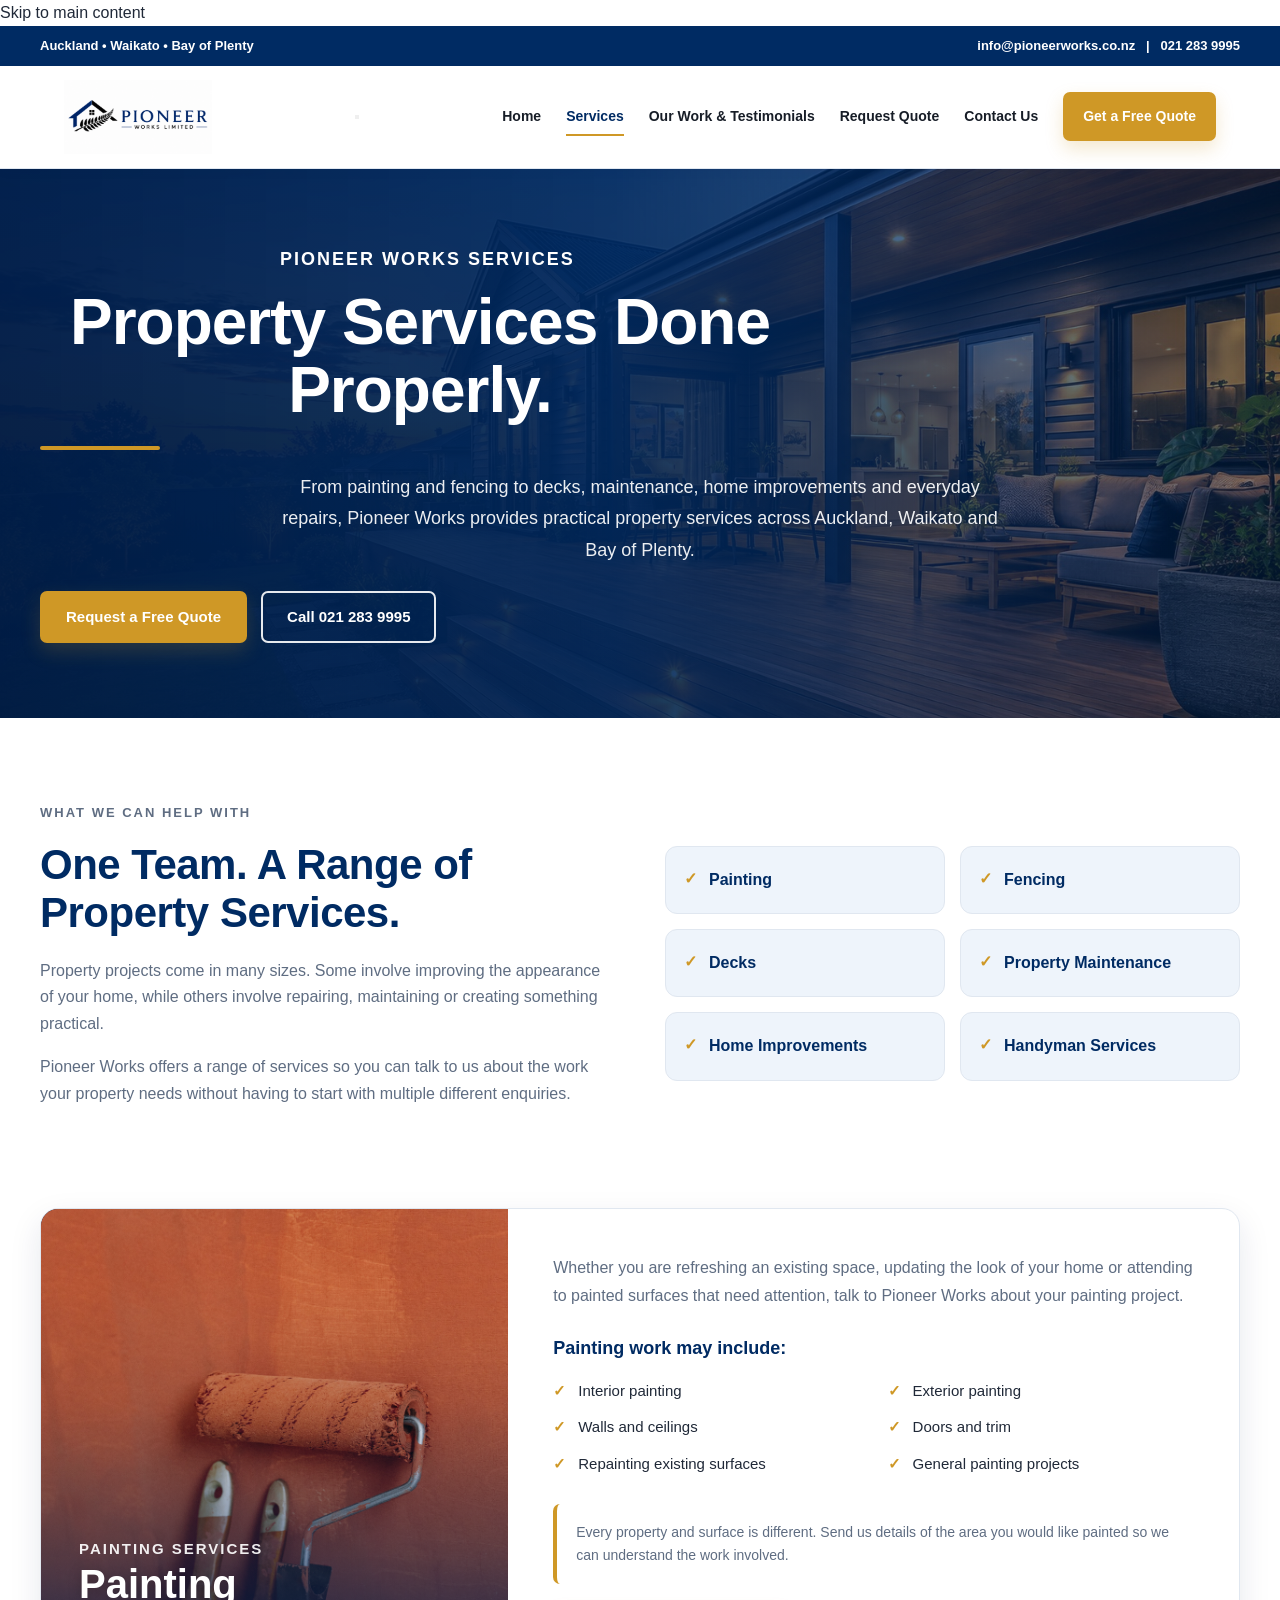
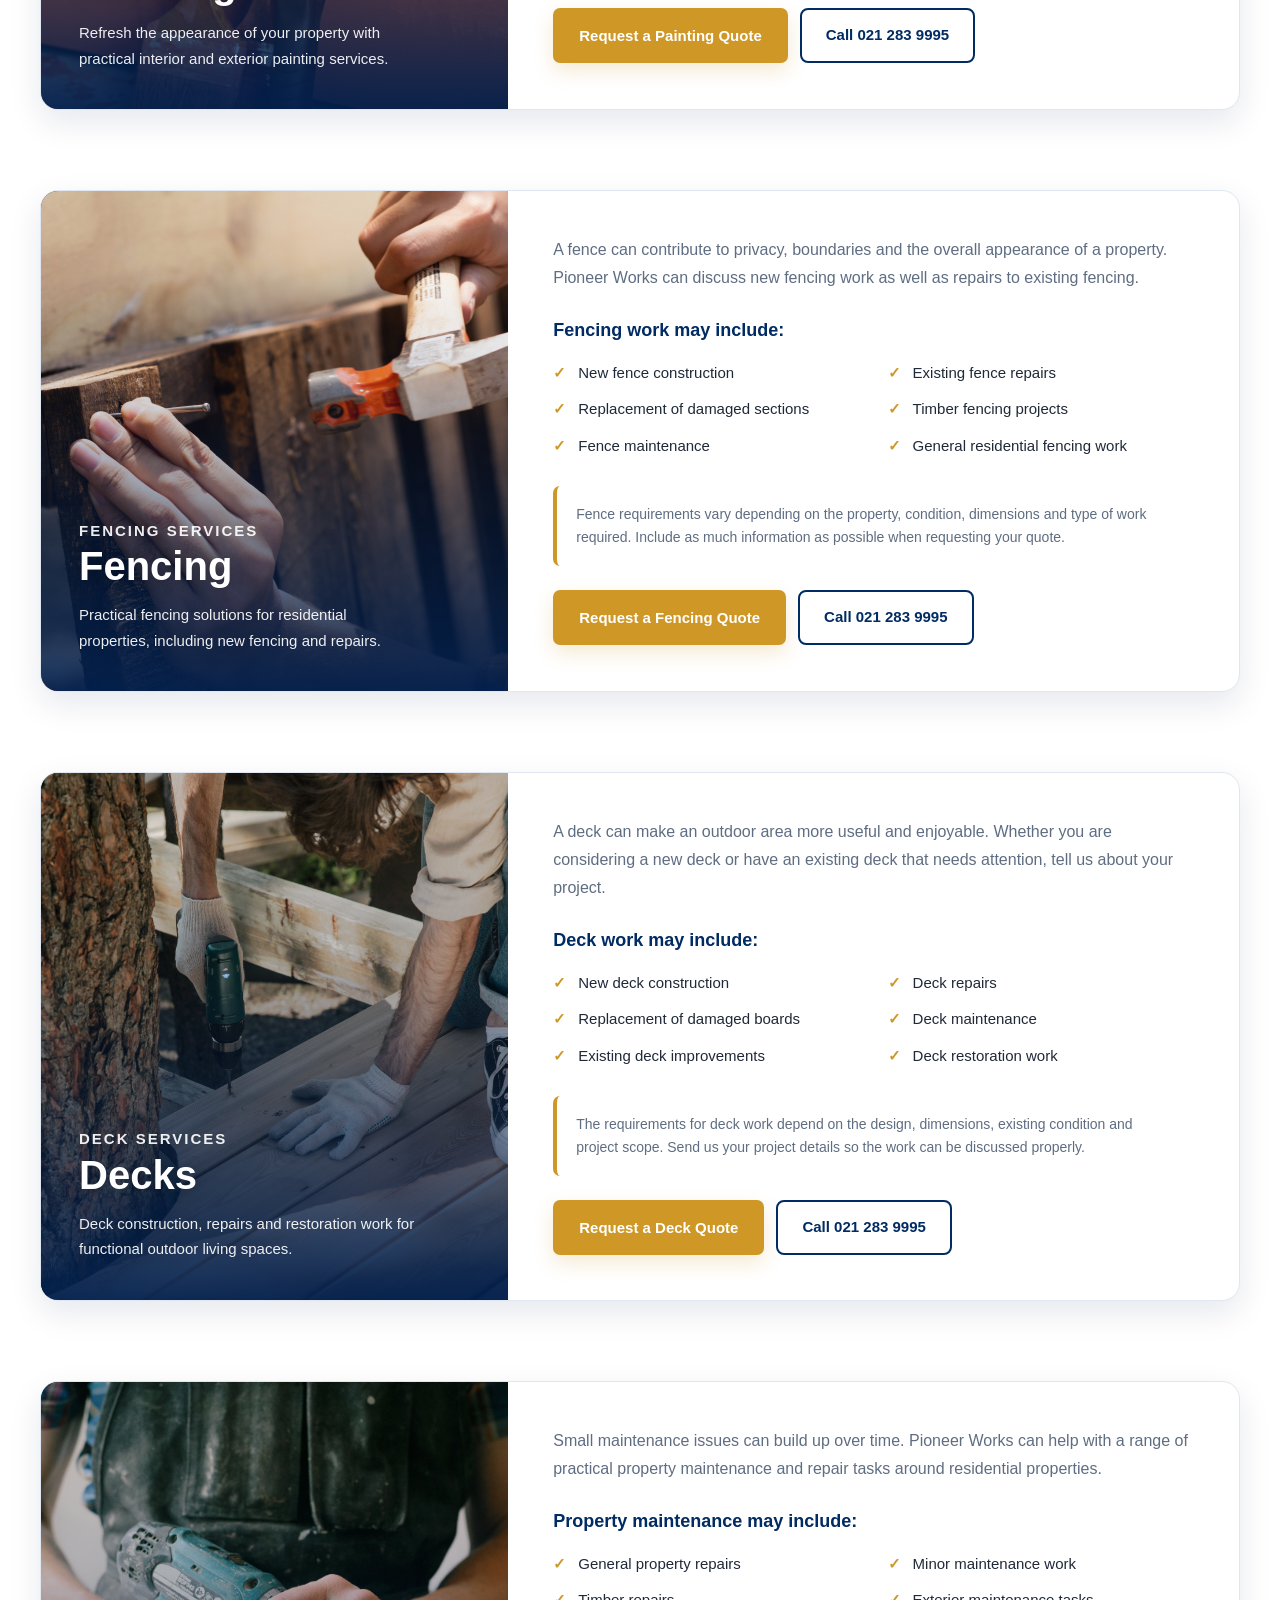
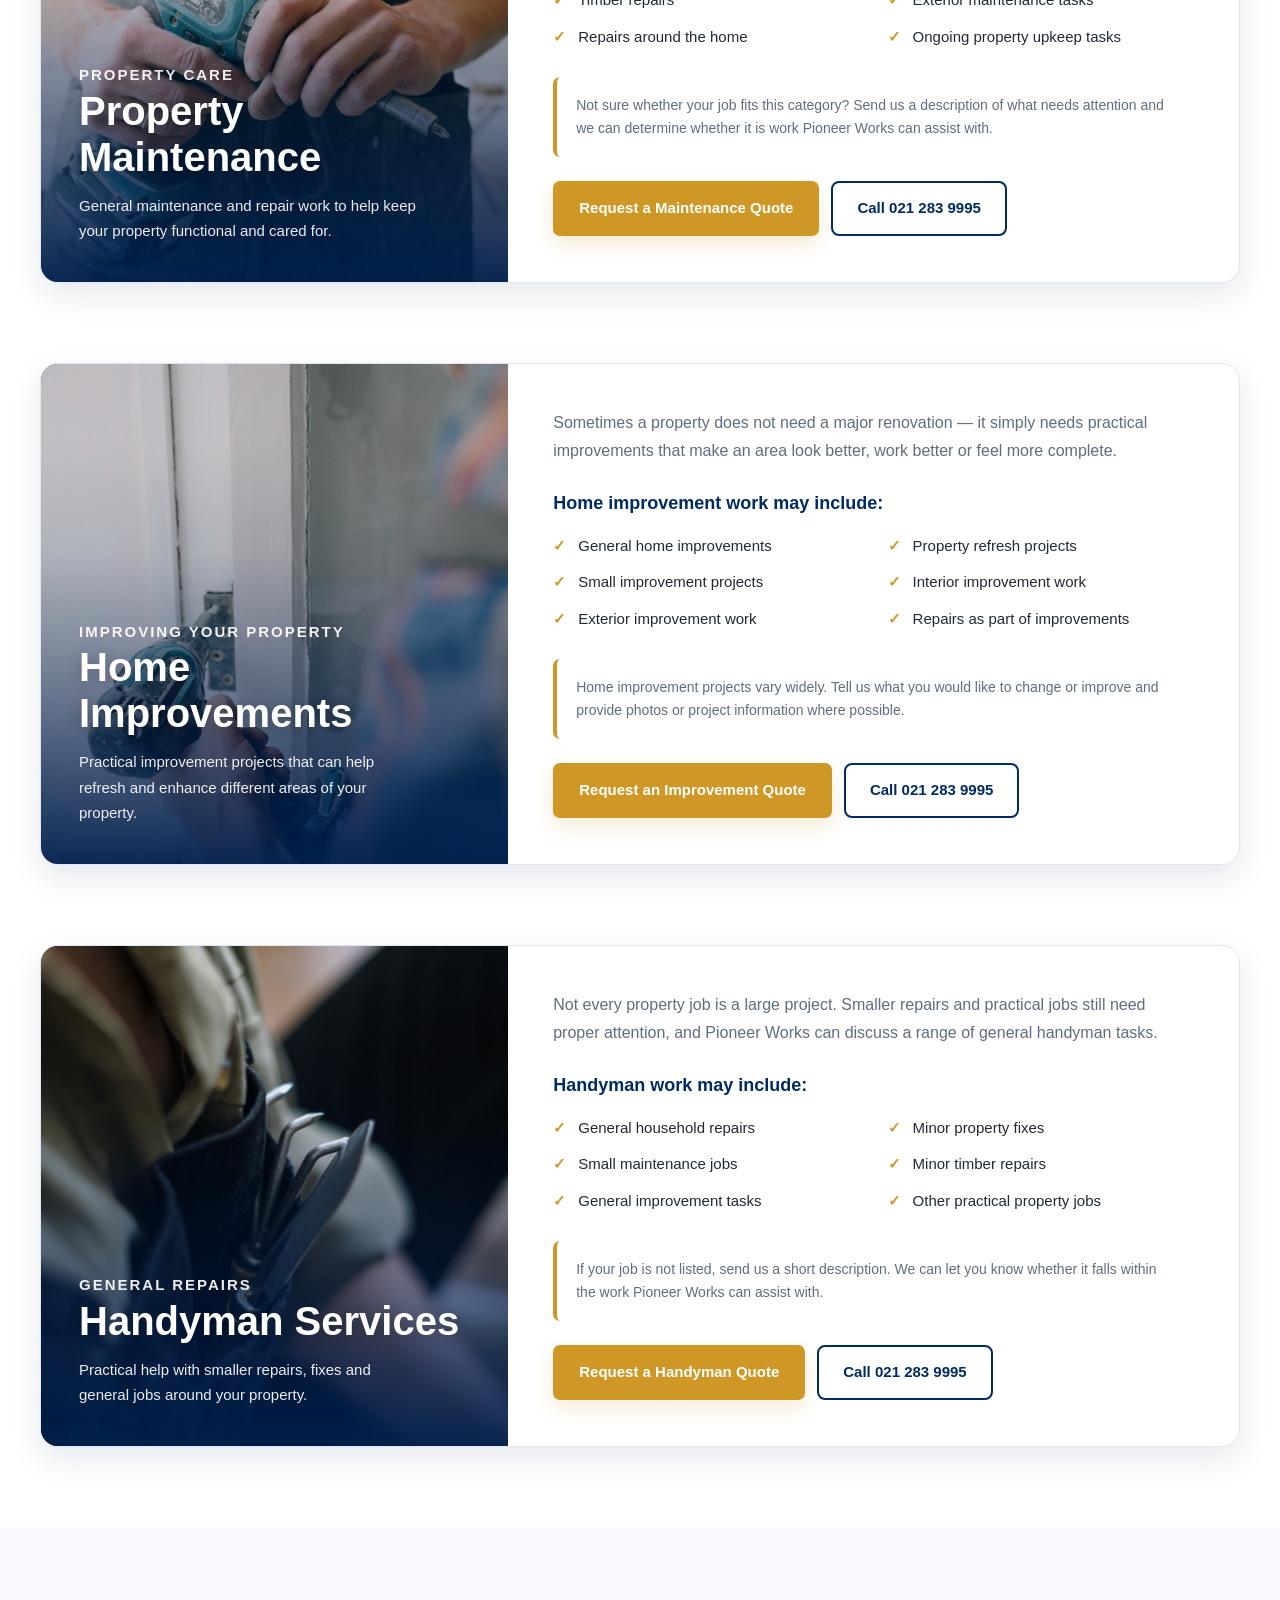
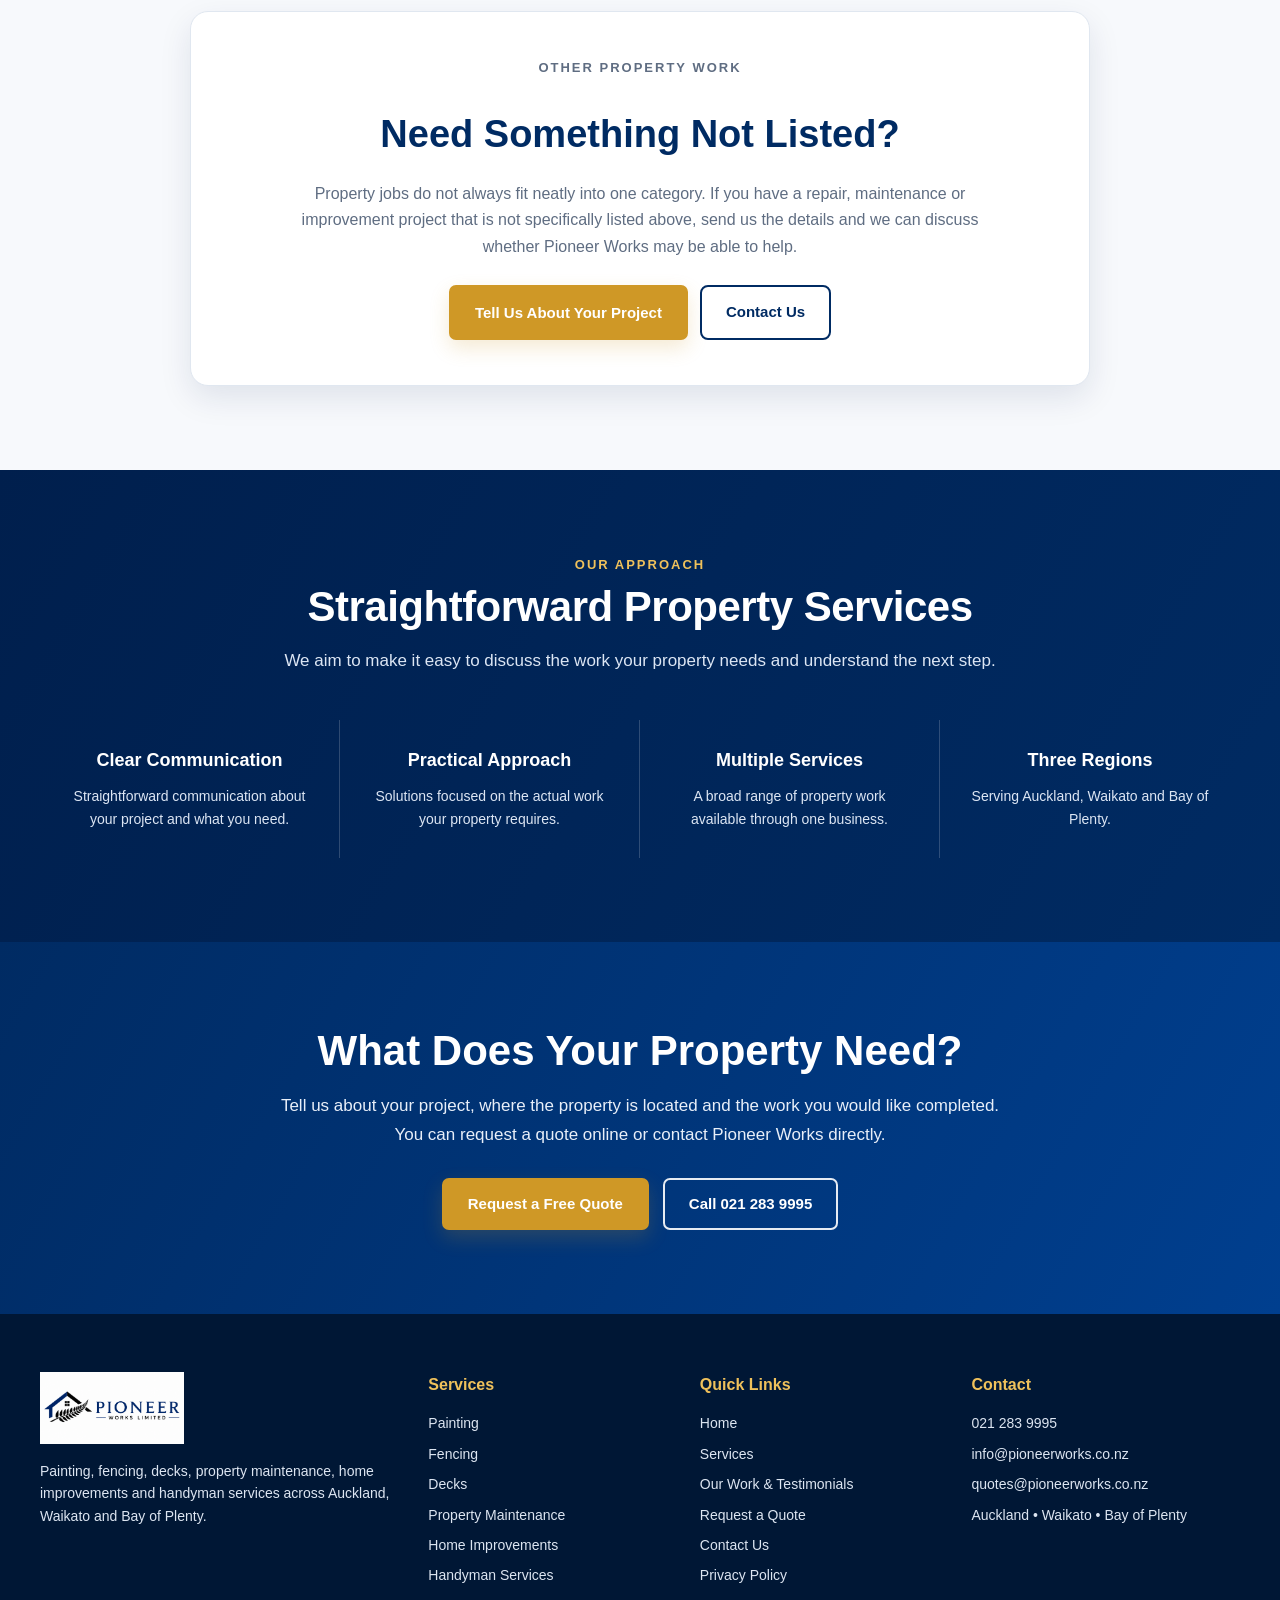
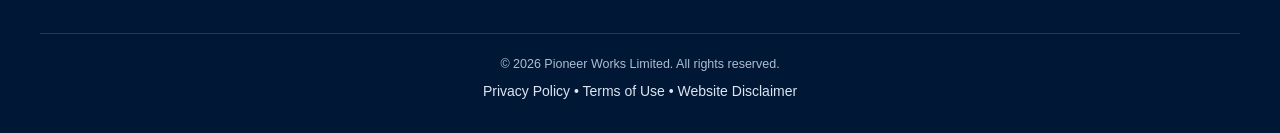
<file: services.html>
<!DOCTYPE html>
<html lang="en-NZ">

<head>
  <meta charset="UTF-8">
  <meta name="viewport" content="width=device-width, initial-scale=1.0">

  <title>Property Services | Painting, Fencing, Decks | Pioneer Works Limited</title>

  <meta
    name="description"
    content="Explore Pioneer Works Limited property services including painting, fencing, decks, property maintenance, home improvements and handyman services across Auckland, Waikato and Bay of Plenty."
  >

  <meta name="robots" content="index, follow">
  <meta name="theme-color" content="#002b63">

  <link rel="stylesheet" href="styles.css">

  <style>

    /* =========================================================
       SERVICES PAGE HERO
       ========================================================= */

    .page-hero {
      position: relative;
      min-height: 430px;
      display: flex;
      align-items: center;
      padding: 75px 20px;
      color: #ffffff;

      background:
        linear-gradient(
          90deg,
          rgba(0,31,77,0.97) 0%,
          rgba(0,43,99,0.91) 48%,
          rgba(0,43,99,0.45) 100%
        ),
        url("hero-home.jpeg") center/cover no-repeat;
    }

    .page-hero::after {
      content: "";
      position: absolute;
      inset: 0;
      background:
        linear-gradient(
          180deg,
          rgba(0,0,0,0.01),
          rgba(0,0,0,0.10)
        );
      pointer-events: none;
    }

    .page-hero-inner {
      position: relative;
      z-index: 2;
      width: 100%;
      max-width: 1200px;
      margin: 0 auto;
    }

    .page-hero .section-label {
      margin-bottom: 14px;
      color: var(--gold-light);
      text-align: left;
    }

    .page-hero h1 {
      max-width: 760px;
      margin-bottom: 20px;
      color: #ffffff;
      font-size: clamp(42px, 6vw, 64px);
      font-weight: 900;
      line-height: 1.05;
      letter-spacing: -1px;
    }

    .page-hero p {
      max-width: 720px;
      color: rgba(255,255,255,0.92);
      font-size: 18px;
      line-height: 1.75;
    }


    /* =========================================================
       SERVICES INTRODUCTION
       ========================================================= */

    .services-intro {
      background: #ffffff;
    }

    .services-intro-grid {
      display: grid;
      grid-template-columns: 1fr 1fr;
      gap: 50px;
      align-items: center;
    }

    .services-intro-copy .section-label,
    .services-intro-copy .section-title {
      text-align: left;
    }

    .services-intro-copy .section-title {
      margin-bottom: 20px;
    }

    .services-intro-copy p {
      margin-bottom: 17px;
      color: var(--muted);
    }

    .services-summary {
      display: grid;
      grid-template-columns: 1fr 1fr;
      gap: 15px;
    }

    .summary-item {
      position: relative;
      padding: 20px 18px 20px 43px;
      color: var(--deep-blue);
      background: var(--soft);
      border: 1px solid var(--border);
      border-radius: 12px;
      font-weight: 800;
    }

    .summary-item::before {
      content: "✓";
      position: absolute;
      top: 19px;
      left: 18px;
      color: var(--gold);
      font-weight: 900;
    }


    /* =========================================================
       SERVICE SECTIONS
       ========================================================= */

    .service-detail-section {
      padding: 0 20px 80px;
      background: #ffffff;
      scroll-margin-top: 130px;
    }

    .service-detail-section:first-of-type {
      padding-top: 10px;
    }

    .service-detail {
      max-width: 1200px;
      margin: 0 auto;

      display: grid;
      grid-template-columns: 0.78fr 1.22fr;

      overflow: hidden;

      background: #ffffff;
      border: 1px solid var(--border);
      border-radius: 18px;

      box-shadow: var(--shadow);
    }


    /* =========================================================
       SERVICE IMAGE PANEL
       ========================================================= */

    .service-detail-heading {
      position: relative;

      min-height: 500px;

      display: flex;
      flex-direction: column;
      justify-content: flex-end;

      padding: 38px;

      overflow: hidden;
      isolation: isolate;

      color: #ffffff;
      background: var(--deep-blue);
    }


    /* Elegant dark gradient so text remains readable */

    .service-detail-heading::after {
      content: "";

      position: absolute;
      inset: 0;

      z-index: -1;

      background:
        linear-gradient(
          180deg,
          rgba(0,31,77,0.02) 15%,
          rgba(0,31,77,0.12) 38%,
          rgba(0,31,77,0.48) 66%,
          rgba(0,31,77,0.94) 100%
        );

      pointer-events: none;
    }


    /* Service photograph */

    .service-detail-heading img {
      position: absolute;
      inset: 0;

      z-index: -2;

      width: 100%;
      height: 100%;

      object-fit: cover;
      object-position: center;

      transition: transform 0.45s ease;
    }


    /* Very subtle hover effect */

    .service-detail:hover .service-detail-heading img {
      transform: scale(1.025);
    }


    /* Small category heading */

    .service-number {
      position: relative;
      z-index: 1;

      margin-bottom: 12px;

      color: var(--gold-light);

      font-size: 13px;
      font-weight: 900;

      letter-spacing: 2px;
      text-transform: uppercase;
    }


    /* Main service title */

    .service-detail-heading h2 {
      position: relative;
      z-index: 1;

      margin-bottom: 13px;

      color: #ffffff;

      font-size: clamp(30px, 4vw, 40px);
      font-weight: 900;
      line-height: 1.15;

      text-shadow: 0 2px 14px rgba(0,0,0,0.22);
    }


    /* Service description on image */

    .service-detail-heading p {
      position: relative;
      z-index: 1;

      max-width: 340px;
      margin: 0;

      color: rgba(255,255,255,0.92);

      font-size: 15px;
      line-height: 1.7;
    }


    /* =========================================================
       SERVICE INFORMATION PANEL
       ========================================================= */

    .service-detail-content {
      padding: 45px;
    }

    .service-detail-content > p {
      margin-bottom: 24px;
      color: var(--muted);
      font-size: 16px;
    }

    .service-detail-content h3 {
      margin-bottom: 15px;
      color: var(--deep-blue);
      font-size: 18px;
      font-weight: 900;
    }

    .service-list {
      display: grid;
      grid-template-columns: repeat(2, minmax(0,1fr));
      gap: 12px 28px;

      margin-bottom: 27px;

      list-style: none;
    }

    .service-list li {
      position: relative;
      padding-left: 25px;
      color: var(--text);
      font-size: 15px;
    }

    .service-list li::before {
      content: "✓";
      position: absolute;
      top: 0;
      left: 0;
      color: var(--gold);
      font-weight: 900;
    }


    /* =========================================================
       SERVICE NOTE
       ========================================================= */

    .service-note {
      margin-bottom: 24px;
      padding: 17px 19px;

      color: var(--muted);
      background: var(--soft-gold);

      border-left: 4px solid var(--gold);
      border-radius: 7px;

      font-size: 14px;
      line-height: 1.65;
    }


    /* =========================================================
       SERVICE BUTTONS
       ========================================================= */

    .service-actions {
      display: flex;
      flex-wrap: wrap;
      gap: 12px;
    }

    .service-call {
      display: inline-flex;
      align-items: center;
      justify-content: center;

      min-height: 50px;
      padding: 13px 24px;

      color: var(--deep-blue);
      background: #ffffff;

      border: 2px solid var(--deep-blue);
      border-radius: 8px;

      font-size: 15px;
      font-weight: 900;

      transition:
        background 0.25s ease,
        color 0.25s ease,
        transform 0.25s ease;
    }

    .service-call:hover {
      color: #ffffff;
      background: var(--deep-blue);
      transform: translateY(-2px);
    }


    /* =========================================================
       SOMETHING NOT LISTED
       ========================================================= */

    .not-listed {
      background: var(--light);
    }

    .not-listed-box {
      max-width: 900px;
      margin: 0 auto;
      padding: 45px;

      background: #ffffff;

      border: 1px solid var(--border);
      border-radius: 18px;

      box-shadow: var(--shadow);

      text-align: center;
    }

    .not-listed-box h2 {
      margin-bottom: 15px;
      color: var(--deep-blue);
      font-size: clamp(29px, 4vw, 38px);
    }

    .not-listed-box p {
      max-width: 700px;
      margin: 0 auto 25px;
      color: var(--muted);
    }

    .not-listed-actions {
      display: flex;
      justify-content: center;
      flex-wrap: wrap;
      gap: 12px;
    }


    /* =========================================================
       RESPONSIVE
       ========================================================= */

    @media (max-width: 900px) {

      .page-hero {
        min-height: auto;
        padding: 70px 20px;
        text-align: center;
      }

      .page-hero .section-label {
        text-align: center;
      }

      .page-hero h1,
      .page-hero p {
        margin-left: auto;
        margin-right: auto;
      }

      .page-hero .gold-line {
        margin-left: auto;
        margin-right: auto;
      }

      .page-hero .hero-buttons {
        justify-content: center;
      }

      .services-intro-grid {
        grid-template-columns: 1fr;
        gap: 35px;
      }

      .services-intro-copy {
        text-align: center;
      }

      .services-intro-copy .section-label,
      .services-intro-copy .section-title {
        text-align: center;
      }

      .service-detail {
        grid-template-columns: 1fr;
      }

      .service-detail-heading {
        min-height: 390px;
        padding: 35px 32px;
      }

      .service-detail-content {
        padding: 35px 32px;
      }

    }


    @media (max-width: 600px) {

      .page-hero {
        padding: 60px 18px;
      }

      .page-hero h1 {
        font-size: 38px;
      }

      .page-hero p {
        font-size: 16px;
      }

      .services-summary {
        grid-template-columns: 1fr;
      }

      .service-detail-section {
        padding-left: 18px;
        padding-right: 18px;
        padding-bottom: 55px;
      }

      .service-detail-heading {
        min-height: 330px;
        padding: 28px 22px;
      }

      .service-detail-content {
        padding: 28px 22px;
      }

      .service-list {
        grid-template-columns: 1fr;
        gap: 11px;
      }

      .service-actions {
        flex-direction: column;
      }

      .service-actions .btn-primary,
      .service-call {
        width: 100%;
      }

      .not-listed-box {
        padding: 32px 22px;
      }

      .not-listed-actions {
        flex-direction: column;
      }

      .not-listed-actions a {
        width: 100%;
      }

    }

  </style>

</head>


<body>


  <!-- =========================================================
       ACCESSIBILITY
       ========================================================= -->

  <a class="skip-link" href="#main-content">
    Skip to main content
  </a>


  <!-- =========================================================
       TOP BAR
       ========================================================= -->

  <div class="top-bar">

    <div class="top-bar-inner">

      <div>
        Auckland &bull; Waikato &bull; Bay of Plenty
      </div>

      <div>

        <a href="mailto:info@pioneerworks.co.nz">
          info@pioneerworks.co.nz
        </a>

        &nbsp; | &nbsp;

        <a href="tel:+64212839995">
          021 283 9995
        </a>

      </div>

    </div>

  </div>


  <!-- =========================================================
       HEADER
       ========================================================= -->

  <header>

    <div class="nav-wrap">

      <a
        class="logo"
        href="index.html"
        aria-label="Pioneer Works Limited home"
      >

        <img
          src="logo.png"
          alt="Pioneer Works Limited"
        >

      </a>


      <button
        class="menu-toggle"
        type="button"
        aria-label="Open navigation menu"
        aria-expanded="false"
        aria-controls="main-navigation"
      >

        <span
          class="menu-toggle-lines"
          aria-hidden="true"
        >

          <span></span>
          <span></span>
          <span></span>

        </span>

      </button>


      <nav
        id="main-navigation"
        aria-label="Main navigation"
      >

        <a href="index.html">
          Home
        </a>

        <a
          href="services.html"
          class="active"
          aria-current="page"
        >
          Services
        </a>

        <a href="gallery.html">
          Our Work &amp; Testimonials
        </a>

        <a href="quote.html">
          Request Quote
        </a>

        <a href="contact.html">
          Contact Us
        </a>

        <a
          href="quote.html"
          class="quote-btn"
        >
          Get a Free Quote
        </a>

      </nav>

    </div>

  </header>


  <!-- =========================================================
       MAIN CONTENT
       ========================================================= -->

  <main id="main-content">


    <!-- =========================================================
         HERO
         ========================================================= -->

    <section class="page-hero">

      <div class="page-hero-inner">

        <p class="section-label">
          Pioneer Works Services
        </p>

        <h1>
          Property Services Done Properly.
        </h1>

        <div
          class="gold-line"
          aria-hidden="true"
        ></div>

        <p>
          From painting and fencing to decks, maintenance,
          home improvements and everyday repairs, Pioneer Works
          provides practical property services across Auckland,
          Waikato and Bay of Plenty.
        </p>


        <div class="hero-buttons">

          <a
            href="quote.html"
            class="btn-primary"
          >
            Request a Free Quote
          </a>

          <a
            href="tel:+64212839995"
            class="btn-secondary"
          >
            Call 021 283 9995
          </a>

        </div>

      </div>

    </section>


    <!-- =========================================================
         INTRODUCTION
         ========================================================= -->

    <section class="services-intro">

      <div class="container">

        <div class="services-intro-grid">


          <div class="services-intro-copy">

            <p class="section-label">
              What We Can Help With
            </p>

            <h2 class="section-title">
              One Team. A Range of Property Services.
            </h2>

            <p>
              Property projects come in many sizes. Some involve
              improving the appearance of your home, while others
              involve repairing, maintaining or creating something
              practical.
            </p>

            <p>
              Pioneer Works offers a range of services so you can
              talk to us about the work your property needs without
              having to start with multiple different enquiries.
            </p>

          </div>


          <div
            class="services-summary"
            aria-label="Pioneer Works services"
          >

            <div class="summary-item">
              Painting
            </div>

            <div class="summary-item">
              Fencing
            </div>

            <div class="summary-item">
              Decks
            </div>

            <div class="summary-item">
              Property Maintenance
            </div>

            <div class="summary-item">
              Home Improvements
            </div>

            <div class="summary-item">
              Handyman Services
            </div>

          </div>


        </div>

      </div>

    </section>


    <!-- =========================================================
         PAINTING
         ========================================================= -->

    <section
      class="service-detail-section"
      id="painting"
    >

      <article class="service-detail">


        <div class="service-detail-heading">

          <img
            src="Painting.jpg"
            alt="Painting services"
            loading="lazy"
          >

          <p class="service-number">
            Painting Services
          </p>

          <h2>
            Painting
          </h2>

          <p>
            Refresh the appearance of your property with practical
            interior and exterior painting services.
          </p>

        </div>


        <div class="service-detail-content">

          <p>
            Whether you are refreshing an existing space, updating
            the look of your home or attending to painted surfaces
            that need attention, talk to Pioneer Works about your
            painting project.
          </p>

          <h3>
            Painting work may include:
          </h3>

          <ul class="service-list">

            <li>Interior painting</li>
            <li>Exterior painting</li>
            <li>Walls and ceilings</li>
            <li>Doors and trim</li>
            <li>Repainting existing surfaces</li>
            <li>General painting projects</li>

          </ul>


          <div class="service-note">
            Every property and surface is different. Send us details
            of the area you would like painted so we can understand
            the work involved.
          </div>


          <div class="service-actions">

            <a
              href="quote.html"
              class="btn-primary"
            >
              Request a Painting Quote
            </a>

            <a
              href="tel:+64212839995"
              class="service-call"
            >
              Call 021 283 9995
            </a>

          </div>

        </div>


      </article>

    </section>


    <!-- =========================================================
         FENCING
         ========================================================= -->

    <section
      class="service-detail-section"
      id="fencing"
    >

      <article class="service-detail">


        <div class="service-detail-heading">

          <img
            src="Fencing.jpg"
            alt="Fencing services"
            loading="lazy"
          >

          <p class="service-number">
            Fencing Services
          </p>

          <h2>
            Fencing
          </h2>

          <p>
            Practical fencing solutions for residential properties,
            including new fencing and repairs.
          </p>

        </div>


        <div class="service-detail-content">

          <p>
            A fence can contribute to privacy, boundaries and the
            overall appearance of a property. Pioneer Works can
            discuss new fencing work as well as repairs to existing
            fencing.
          </p>

          <h3>
            Fencing work may include:
          </h3>

          <ul class="service-list">

            <li>New fence construction</li>
            <li>Existing fence repairs</li>
            <li>Replacement of damaged sections</li>
            <li>Timber fencing projects</li>
            <li>Fence maintenance</li>
            <li>General residential fencing work</li>

          </ul>


          <div class="service-note">
            Fence requirements vary depending on the property,
            condition, dimensions and type of work required.
            Include as much information as possible when requesting
            your quote.
          </div>


          <div class="service-actions">

            <a
              href="quote.html"
              class="btn-primary"
            >
              Request a Fencing Quote
            </a>

            <a
              href="tel:+64212839995"
              class="service-call"
            >
              Call 021 283 9995
            </a>

          </div>

        </div>


      </article>

    </section>


    <!-- =========================================================
         DECKS
         ========================================================= -->

    <section
      class="service-detail-section"
      id="decks"
    >

      <article class="service-detail">


        <div class="service-detail-heading">

          <img
            src="Decking.jpg"
            alt="Deck construction and repair services"
            loading="lazy"
          >

          <p class="service-number">
            Deck Services
          </p>

          <h2>
            Decks
          </h2>

          <p>
            Deck construction, repairs and restoration work for
            functional outdoor living spaces.
          </p>

        </div>


        <div class="service-detail-content">

          <p>
            A deck can make an outdoor area more useful and
            enjoyable. Whether you are considering a new deck or
            have an existing deck that needs attention, tell us
            about your project.
          </p>

          <h3>
            Deck work may include:
          </h3>

          <ul class="service-list">

            <li>New deck construction</li>
            <li>Deck repairs</li>
            <li>Replacement of damaged boards</li>
            <li>Deck maintenance</li>
            <li>Existing deck improvements</li>
            <li>Deck restoration work</li>

          </ul>


          <div class="service-note">
            The requirements for deck work depend on the design,
            dimensions, existing condition and project scope.
            Send us your project details so the work can be
            discussed properly.
          </div>


          <div class="service-actions">

            <a
              href="quote.html"
              class="btn-primary"
            >
              Request a Deck Quote
            </a>

            <a
              href="tel:+64212839995"
              class="service-call"
            >
              Call 021 283 9995
            </a>

          </div>

        </div>


      </article>

    </section>


    <!-- =========================================================
         PROPERTY MAINTENANCE
         ========================================================= -->

    <section
      class="service-detail-section"
      id="property-maintenance"
    >

      <article class="service-detail">


        <div class="service-detail-heading">

          <img
            src="Property-Maintenance.jpg"
            alt="Property maintenance services"
            loading="lazy"
          >

          <p class="service-number">
            Property Care
          </p>

          <h2>
            Property Maintenance
          </h2>

          <p>
            General maintenance and repair work to help keep your
            property functional and cared for.
          </p>

        </div>


        <div class="service-detail-content">

          <p>
            Small maintenance issues can build up over time.
            Pioneer Works can help with a range of practical
            property maintenance and repair tasks around
            residential properties.
          </p>

          <h3>
            Property maintenance may include:
          </h3>

          <ul class="service-list">

            <li>General property repairs</li>
            <li>Minor maintenance work</li>
            <li>Timber repairs</li>
            <li>Exterior maintenance tasks</li>
            <li>Repairs around the home</li>
            <li>Ongoing property upkeep tasks</li>

          </ul>


          <div class="service-note">
            Not sure whether your job fits this category? Send us
            a description of what needs attention and we can
            determine whether it is work Pioneer Works can
            assist with.
          </div>


          <div class="service-actions">

            <a
              href="quote.html"
              class="btn-primary"
            >
              Request a Maintenance Quote
            </a>

            <a
              href="tel:+64212839995"
              class="service-call"
            >
              Call 021 283 9995
            </a>

          </div>

        </div>


      </article>

    </section>


    <!-- =========================================================
         HOME IMPROVEMENTS
         ========================================================= -->

    <section
      class="service-detail-section"
      id="home-improvements"
    >

      <article class="service-detail">


        <div class="service-detail-heading">

          <img
            src="Home-Improvements.jpg"
            alt="Home improvement services"
            loading="lazy"
          >

          <p class="service-number">
            Improving Your Property
          </p>

          <h2>
            Home Improvements
          </h2>

          <p>
            Practical improvement projects that can help refresh
            and enhance different areas of your property.
          </p>

        </div>


        <div class="service-detail-content">

          <p>
            Sometimes a property does not need a major renovation —
            it simply needs practical improvements that make an area
            look better, work better or feel more complete.
          </p>

          <h3>
            Home improvement work may include:
          </h3>

          <ul class="service-list">

            <li>General home improvements</li>
            <li>Property refresh projects</li>
            <li>Small improvement projects</li>
            <li>Interior improvement work</li>
            <li>Exterior improvement work</li>
            <li>Repairs as part of improvements</li>

          </ul>


          <div class="service-note">
            Home improvement projects vary widely. Tell us what
            you would like to change or improve and provide photos
            or project information where possible.
          </div>


          <div class="service-actions">

            <a
              href="quote.html"
              class="btn-primary"
            >
              Request an Improvement Quote
            </a>

            <a
              href="tel:+64212839995"
              class="service-call"
            >
              Call 021 283 9995
            </a>

          </div>

        </div>


      </article>

    </section>


    <!-- =========================================================
         HANDYMAN SERVICES
         ========================================================= -->

    <section
      class="service-detail-section"
      id="handyman-services"
    >

      <article class="service-detail">


        <div class="service-detail-heading">

          <img
            src="Handyman-Services.jpg"
            alt="Handyman and general repair services"
            loading="lazy"
          >

          <p class="service-number">
            General Repairs
          </p>

          <h2>
            Handyman Services
          </h2>

          <p>
            Practical help with smaller repairs, fixes and general
            jobs around your property.
          </p>

        </div>


        <div class="service-detail-content">

          <p>
            Not every property job is a large project. Smaller
            repairs and practical jobs still need proper attention,
            and Pioneer Works can discuss a range of general
            handyman tasks.
          </p>

          <h3>
            Handyman work may include:
          </h3>

          <ul class="service-list">

            <li>General household repairs</li>
            <li>Minor property fixes</li>
            <li>Small maintenance jobs</li>
            <li>Minor timber repairs</li>
            <li>General improvement tasks</li>
            <li>Other practical property jobs</li>

          </ul>


          <div class="service-note">
            If your job is not listed, send us a short description.
            We can let you know whether it falls within the work
            Pioneer Works can assist with.
          </div>


          <div class="service-actions">

            <a
              href="quote.html"
              class="btn-primary"
            >
              Request a Handyman Quote
            </a>

            <a
              href="tel:+64212839995"
              class="service-call"
            >
              Call 021 283 9995
            </a>

          </div>

        </div>


      </article>

    </section>


    <!-- =========================================================
         SOMETHING ELSE?
         ========================================================= -->

    <section class="not-listed">

      <div class="container">

        <div class="not-listed-box">

          <p class="section-label">
            Other Property Work
          </p>

          <h2>
            Need Something Not Listed?
          </h2>

          <p>
            Property jobs do not always fit neatly into one
            category. If you have a repair, maintenance or
            improvement project that is not specifically listed
            above, send us the details and we can discuss whether
            Pioneer Works may be able to help.
          </p>


          <div class="not-listed-actions">

            <a
              href="quote.html"
              class="btn-primary"
            >
              Tell Us About Your Project
            </a>

            <a
              href="contact.html"
              class="service-call"
            >
              Contact Us
            </a>

          </div>

        </div>

      </div>

    </section>


    <!-- =========================================================
         WHY PIONEER WORKS
         ========================================================= -->

    <section class="why-band">

      <div class="container">

        <p class="section-label">
          Our Approach
        </p>

        <h2 class="section-title">
          Straightforward Property Services
        </h2>

        <p class="section-subtitle">
          We aim to make it easy to discuss the work your property
          needs and understand the next step.
        </p>


        <div class="why-grid">


          <div class="why-card">

            <h3>
              Clear Communication
            </h3>

            <p>
              Straightforward communication about your project
              and what you need.
            </p>

          </div>


          <div class="why-card">

            <h3>
              Practical Approach
            </h3>

            <p>
              Solutions focused on the actual work your property
              requires.
            </p>

          </div>


          <div class="why-card">

            <h3>
              Multiple Services
            </h3>

            <p>
              A broad range of property work available through
              one business.
            </p>

          </div>


          <div class="why-card">

            <h3>
              Three Regions
            </h3>

            <p>
              Serving Auckland, Waikato and Bay of Plenty.
            </p>

          </div>


        </div>

      </div>

    </section>


    <!-- =========================================================
         FINAL CTA
         ========================================================= -->

    <section class="cta">

      <div class="container">

        <h2>
          What Does Your Property Need?
        </h2>

        <p>
          Tell us about your project, where the property is located
          and the work you would like completed. You can request a
          quote online or contact Pioneer Works directly.
        </p>


        <div
          class="hero-buttons"
          style="justify-content:center;"
        >

          <a
            href="quote.html"
            class="btn-primary"
          >
            Request a Free Quote
          </a>

          <a
            href="tel:+64212839995"
            class="btn-secondary"
          >
            Call 021 283 9995
          </a>

        </div>

      </div>

    </section>


  </main>


  <!-- =========================================================
       FOOTER
       ========================================================= -->

  <footer>

    <div class="footer-grid">


      <!-- COMPANY -->

      <div>

        <img
          src="logo.png"
          alt="Pioneer Works Limited"
          class="footer-logo"
        >

        <p>
          Painting, fencing, decks, property maintenance,
          home improvements and handyman services across
          Auckland, Waikato and Bay of Plenty.
        </p>

      </div>


      <!-- SERVICES -->

      <div>

        <h3>
          Services
        </h3>

        <a href="#painting">
          Painting
        </a>

        <a href="#fencing">
          Fencing
        </a>

        <a href="#decks">
          Decks
        </a>

        <a href="#property-maintenance">
          Property Maintenance
        </a>

        <a href="#home-improvements">
          Home Improvements
        </a>

        <a href="#handyman-services">
          Handyman Services
        </a>

      </div>


      <!-- QUICK LINKS -->

      <div>

        <h3>
          Quick Links
        </h3>

        <a href="index.html">
          Home
        </a>

        <a href="services.html">
          Services
        </a>

        <a href="gallery.html">
          Our Work &amp; Testimonials
        </a>

        <a href="quote.html">
          Request a Quote
        </a>

        <a href="contact.html">
          Contact Us
        </a>

        <a href="privacy.html">
          Privacy Policy
        </a>

      </div>


      <!-- CONTACT -->

      <div>

        <h3>
          Contact
        </h3>

        <a href="tel:+64212839995">
          021 283 9995
        </a>

        <a href="mailto:info@pioneerworks.co.nz">
          info@pioneerworks.co.nz
        </a>

        <a href="mailto:quotes@pioneerworks.co.nz">
          quotes@pioneerworks.co.nz
        </a>

        <p>
          Auckland &bull; Waikato &bull; Bay of Plenty
        </p>

      </div>


    </div>


    <div class="copyright">

      &copy; 2026 Pioneer Works Limited.
      All rights reserved.

      <br>

      <a
        href="privacy.html"
        style="display:inline-block; margin-top:6px;"
      >
        Privacy Policy &bull; Terms of Use &bull; Website Disclaimer
      </a>

    </div>

  </footer>


  <script src="script.js"></script>


</body>

</html>
</file>
<file: styles.css>
/* =========================================================
   PIONEER WORKS LIMITED
   MASTER STYLESHEET
   ========================================================= */


/* =========================================================
   1. COLOURS & GLOBAL VARIABLES
   ========================================================= */

:root{
  --blue:#003f8f;
  --deep-blue:#002b63;
  --navy:#001f4d;
  --navy-dark:#001735;

  --gold:#cf9826;
  --gold-dark:#b98216;

  --white:#ffffff;
  --light:#f7f9fc;
  --soft:#eef4fb;

  --text:#202938;
  --muted:#5f6d82;

  --border:#e0e7f0;

  --shadow-sm:0 5px 18px rgba(0,31,77,0.07);
  --shadow:0 12px 32px rgba(0,31,77,0.10);
  --shadow-hover:0 18px 38px rgba(0,31,77,0.15);

  --radius:14px;
}


/* =========================================================
   2. RESET
   ========================================================= */

*{
  box-sizing:border-box;
  margin:0;
  padding:0;
}

html{
  scroll-behavior:smooth;
}

body{
  margin:0;
  font-family:
    -apple-system,
    BlinkMacSystemFont,
    "Segoe UI",
    Roboto,
    Arial,
    sans-serif;

  color:var(--text);
  background:var(--white);

  line-height:1.65;

  -webkit-font-smoothing:antialiased;
  overflow-x:hidden;
}

img{
  display:block;
  max-width:100%;
}

a{
  color:inherit;
  text-decoration:none;
}

button,
input,
textarea,
select{
  font:inherit;
}

main{
  display:block;
}


/* =========================================================
   3. ACCESSIBILITY
   ========================================================= */

a:focus-visible,
button:focus-visible,
input:focus-visible,
textarea:focus-visible,
select:focus-visible{
  outline:3px solid rgba(207,152,38,0.45);
  outline-offset:3px;
}


/* =========================================================
   4. GENERAL CONTAINERS
   ========================================================= */

.container{
  width:100%;
  max-width:1200px;
  margin:0 auto;
}

section{
  padding:84px 24px;
}


/* =========================================================
   5. TOP BAR
   ========================================================= */

.top-bar{
  background:var(--deep-blue);
  color:var(--white);
  padding:9px 24px;

  font-size:13px;
  font-weight:600;
}

.top-bar-inner{
  width:100%;
  max-width:1200px;

  margin:0 auto;

  display:flex;
  align-items:center;
  justify-content:space-between;

  gap:20px;
}

.top-bar a{
  color:var(--white);
  transition:color 0.2s ease;
}

.top-bar a:hover{
  color:#f1c766;
}


/* =========================================================
   6. HEADER
   ========================================================= */

header{
  position:sticky;
  top:0;

  z-index:1000;

  background:rgba(255,255,255,0.98);

  border-bottom:1px solid var(--border);

  box-shadow:0 2px 12px rgba(0,31,77,0.04);
}

.nav-wrap{
  width:100%;
  max-width:1200px;

  margin:0 auto;
  padding:14px 24px;

  display:flex;
  align-items:center;
  justify-content:space-between;

  gap:30px;
}

.logo{
  flex:none;
}

.logo img{
  width:auto;
  height:74px;
  object-fit:contain;
}

nav{
  display:flex;
  align-items:center;
  justify-content:flex-end;

  gap:25px;
}

nav a{
  position:relative;

  color:#171d27;

  font-size:14px;
  font-weight:700;

  white-space:nowrap;

  transition:color 0.2s ease;
}

nav a:not(.quote-btn)::after{
  content:"";

  position:absolute;
  left:0;
  bottom:-8px;

  width:0;
  height:2px;

  background:var(--gold);

  transition:width 0.25s ease;
}

nav a:not(.quote-btn):hover,
nav a.active{
  color:var(--deep-blue);
}

nav a:not(.quote-btn):hover::after,
nav a.active::after{
  width:100%;
}

.quote-btn{
  display:inline-flex;
  align-items:center;
  justify-content:center;

  padding:13px 20px;

  border-radius:7px;

  background:var(--gold);
  color:var(--white) !important;

  box-shadow:0 8px 18px rgba(207,152,38,0.22);

  transition:
    background 0.2s ease,
    transform 0.2s ease,
    box-shadow 0.2s ease;
}

.quote-btn:hover{
  background:var(--gold-dark);

  transform:translateY(-2px);

  box-shadow:0 10px 24px rgba(207,152,38,0.30);
}


/* =========================================================
   7. HERO
   ========================================================= */

.hero{
  position:relative;

  min-height:620px;

  display:flex;
  align-items:center;

  padding:90px 24px;

  color:var(--white);

  background:
    linear-gradient(
      90deg,
      rgba(0,31,77,0.96) 0%,
      rgba(0,43,99,0.88) 42%,
      rgba(0,43,99,0.35) 100%
    ),
    url("hero-home.jpeg");

  background-repeat:no-repeat;
  background-size:cover;
  background-position:center;
}

.hero-inner{
  width:100%;
  max-width:1200px;

  margin:0 auto;
}

.company-name{
  margin-bottom:16px;

  color:#efc15b;

  font-size:18px;
  font-weight:800;

  letter-spacing:3px;
  text-transform:uppercase;
}

.hero h1{
  max-width:680px;

  margin:0 0 20px;

  color:var(--white);

  font-size:clamp(46px,6vw,72px);
  font-weight:900;

  line-height:1.02;
  letter-spacing:-1.5px;
}

.gold-line{
  width:120px;
  height:4px;

  margin:22px 0;

  background:var(--gold);

  border-radius:20px;
}

.hero p{
  max-width:660px;

  margin:0 0 30px;

  color:#f1f5fb;

  font-size:19px;
  line-height:1.7;
}

.hero-buttons{
  display:flex;
  align-items:center;
  flex-wrap:wrap;

  gap:14px;

  margin-top:25px;
}

.btn-primary,
.btn-secondary{
  display:inline-flex;
  align-items:center;
  justify-content:center;

  min-height:52px;

  padding:14px 24px;

  border-radius:7px;

  font-size:15px;
  font-weight:800;

  line-height:1.2;

  transition:
    transform 0.2s ease,
    background 0.2s ease,
    border-color 0.2s ease,
    box-shadow 0.2s ease;
}

.btn-primary{
  background:var(--gold);
  color:var(--white);

  border:2px solid var(--gold);

  box-shadow:0 8px 20px rgba(207,152,38,0.20);
}

.btn-primary:hover{
  background:var(--gold-dark);
  border-color:var(--gold-dark);

  transform:translateY(-2px);

  box-shadow:0 11px 24px rgba(207,152,38,0.28);
}

.btn-secondary{
  background:transparent;
  color:var(--white);

  border:2px solid rgba(255,255,255,0.9);
}

.btn-secondary:hover{
  background:var(--white);
  color:var(--deep-blue);

  transform:translateY(-2px);
}

.hero-features{
  display:flex;
  flex-wrap:wrap;

  gap:10px 26px;

  margin-top:42px;
}

.hero-feature{
  position:relative;

  padding-left:18px;

  color:#f5f8fc;

  font-size:14px;
  font-weight:700;
}

.hero-feature::before{
  content:"";

  position:absolute;
  left:0;
  top:50%;

  width:7px;
  height:7px;

  background:var(--gold);

  border-radius:50%;

  transform:translateY(-50%);
}


/* =========================================================
   8. SECTION HEADINGS
   ========================================================= */

.section-label{
  margin-bottom:8px;

  color:var(--gold-dark);

  text-align:center;

  font-size:13px;
  font-weight:800;

  letter-spacing:2px;
  text-transform:uppercase;
}

.section-title{
  max-width:850px;

  margin:0 auto 14px;

  color:var(--deep-blue);

  text-align:center;

  font-size:clamp(31px,4vw,42px);
  font-weight:850;

  line-height:1.16;
  letter-spacing:-0.5px;
}

.section-subtitle{
  max-width:790px;

  margin:0 auto 44px;

  color:var(--muted);

  text-align:center;

  font-size:17px;
  line-height:1.75;
}


/* =========================================================
   9. HOMEPAGE SERVICES
   ========================================================= */

.services-section{
  background:var(--white);
}

.services-section .services-grid{
  display:grid;

  grid-template-columns:repeat(3,minmax(0,1fr));

  gap:26px;

  align-items:stretch;
}


/* =========================================================
   10. HOMEPAGE SERVICE CARDS
   ========================================================= */

.service-card{
  background:var(--white);

  border:1px solid var(--border);

  border-radius:var(--radius);

  box-shadow:var(--shadow-sm);

  overflow:hidden;
}

.services-section .service-card-photo{
  padding:0;

  display:flex;
  flex-direction:column;

  min-width:0;
  height:100%;

  text-align:left;

  transition:
    transform 0.25s ease,
    box-shadow 0.25s ease,
    border-color 0.25s ease;
}

.services-section .service-card-photo:hover{
  transform:translateY(-5px);

  border-color:#d2ddea;

  box-shadow:var(--shadow-hover);
}


/* PHOTO */

.services-section .service-card-image{
  position:relative;

  width:100%;
  height:215px;

  flex:0 0 215px;

  overflow:hidden;

  background:#e9eef5;
}

.services-section .service-card-image img{
  position:absolute;

  inset:0;

  width:100%;
  height:100%;

  max-width:none;

  object-fit:cover;
  object-position:center;

  transition:transform 0.4s ease;
}

.services-section .service-card-photo:hover
.service-card-image img{
  transform:scale(1.035);
}


/* Individual crop adjustments */

.services-section
.service-card:nth-child(1)
.service-card-image img{
  object-position:center 57%;
}

.services-section
.service-card:nth-child(2)
.service-card-image img{
  object-position:center 50%;
}

.services-section
.service-card:nth-child(3)
.service-card-image img{
  object-position:center 55%;
}

.services-section
.service-card:nth-child(4)
.service-card-image img{
  object-position:center;
}

.services-section
.service-card:nth-child(5)
.service-card-image img{
  object-position:center;
}

.services-section
.service-card:nth-child(6)
.service-card-image img{
  object-position:center;
}


/* CONTENT */

.services-section .service-card-content{
  padding:24px 25px 26px;

  display:flex;
  flex-direction:column;

  flex:1;
}

.services-section .service-card-content h3{
  margin:0 0 9px;

  color:var(--deep-blue);

  font-size:21px;
  font-weight:800;

  line-height:1.3;
}

.services-section .service-card-content p{
  margin:0 0 19px;

  color:var(--muted);

  font-size:14.5px;
  line-height:1.7;
}

.services-section .service-card-content a{
  margin-top:auto;

  color:var(--blue);

  font-size:14px;
  font-weight:800;

  transition:color 0.2s ease;
}

.services-section .service-card-content a:hover{
  color:var(--gold-dark);
}


/* Old emoji service icons are no longer required */

.service-icon{
  display:none;
}


/* =========================================================
   11. PROMISE SECTION
   ========================================================= */

.promise{
  background:var(--light);
}

.promise-wrap{
  display:grid;

  grid-template-columns:minmax(0,0.9fr) minmax(0,1.35fr);

  gap:38px;

  align-items:stretch;
}

.promise-image{
  position:relative;

  min-height:420px;

  overflow:hidden;

  border-radius:16px;

  background:
    linear-gradient(
      rgba(0,43,99,0.10),
      rgba(0,43,99,0.10)
    ),
    url("hero-home.jpeg") center/cover no-repeat;

  box-shadow:var(--shadow);
}

.promise-content{
  padding:42px;

  background:var(--white);

  border:1px solid var(--border);
  border-radius:16px;

  box-shadow:var(--shadow);
}

.promise-content .section-label{
  text-align:left;
}

.promise-content h2{
  margin-bottom:15px;

  color:var(--deep-blue);

  font-size:clamp(30px,4vw,39px);
  line-height:1.2;
}

.promise-content > p{
  color:var(--muted);

  font-size:16px;
  line-height:1.75;
}

.values-grid{
  display:grid;

  grid-template-columns:repeat(2,minmax(0,1fr));

  gap:16px;

  margin-top:26px;
}

.value-card{
  padding:20px;

  background:var(--soft);

  border:1px solid #e2eaf5;
  border-radius:10px;
}

.value-card strong{
  display:block;

  margin-bottom:6px;

  color:var(--deep-blue);

  font-size:16px;
}

.value-card p{
  color:var(--muted);

  font-size:14px;
  line-height:1.6;
}


/* =========================================================
   12. WHY CHOOSE US
   ========================================================= */

.why-band{
  background:
    linear-gradient(
      120deg,
      var(--navy),
      var(--deep-blue)
    );

  color:var(--white);
}

.why-band .section-label{
  color:#efc15b;
}

.why-band .section-title{
  color:var(--white);
}

.why-band .section-subtitle{
  color:#dce6f4;
}

.why-grid{
  display:grid;

  grid-template-columns:repeat(4,minmax(0,1fr));

  gap:0;

  margin-top:10px;
}

.why-card{
  position:relative;

  padding:26px 28px;

  text-align:center;
}

.why-card:not(:last-child){
  border-right:1px solid rgba(255,255,255,0.18);
}

.why-card h3{
  margin-bottom:9px;

  color:var(--white);

  font-size:18px;
}

.why-card p{
  color:#dce6f4;

  font-size:14px;
  line-height:1.7;
}


/* =========================================================
   13. SERVICE AREAS
   ========================================================= */

.areas-section{
  background:var(--white);
}

.areas-box{
  display:grid;

  grid-template-columns:1.3fr 0.75fr 1fr;

  gap:32px;

  align-items:center;

  padding:38px;

  background:var(--white);

  border:1px solid var(--border);
  border-radius:16px;

  box-shadow:var(--shadow);
}

.areas-box .section-label{
  text-align:left;
}

.areas-box h2{
  margin-bottom:10px;

  color:var(--deep-blue);

  font-size:30px;
  line-height:1.25;
}

.areas-box p{
  color:var(--muted);
}

.areas-list{
  display:grid;
  gap:13px;
}

.areas-list span{
  position:relative;

  padding-left:19px;

  color:var(--deep-blue);

  font-size:16px;
  font-weight:800;
}

.areas-list span::before{
  content:"";

  position:absolute;
  left:0;
  top:9px;

  width:7px;
  height:7px;

  background:var(--gold);

  border-radius:50%;
}

.quote-panel{
  padding:28px;

  text-align:center;

  background:#fffaf0;

  border:1px solid rgba(207,152,38,0.55);
  border-radius:12px;
}

.quote-panel h3{
  margin-bottom:8px;

  color:var(--deep-blue);

  font-size:20px;
}

.quote-panel p{
  margin-bottom:18px;

  font-size:14px;
}


/* =========================================================
   14. OUR WORK / TESTIMONIALS
   ========================================================= */

.testimonials{
  background:var(--light);
}

.testimonial-grid{
  display:grid;

  grid-template-columns:repeat(3,minmax(0,1fr));

  gap:24px;
}

.testimonial{
  padding:30px;

  background:var(--white);

  border:1px solid var(--border);
  border-radius:14px;

  box-shadow:var(--shadow-sm);
}

.stars{
  margin-bottom:10px;

  color:var(--gold);

  font-size:19px;
}


/* =========================================================
   15. FINAL CTA
   ========================================================= */

.cta{
  background:
    linear-gradient(
      120deg,
      var(--deep-blue),
      var(--blue)
    );

  color:var(--white);

  text-align:center;
}

.cta h2{
  margin-bottom:14px;

  color:var(--white);

  font-size:clamp(31px,4vw,42px);
  line-height:1.2;
}

.cta p{
  max-width:750px;

  margin:0 auto 28px;

  color:#e8eff9;

  font-size:17px;
  line-height:1.75;
}


/* =========================================================
   16. FOOTER
   ========================================================= */

footer{
  padding:58px 24px 22px;

  background:var(--navy-dark);

  color:var(--white);
}

.footer-grid{
  width:100%;
  max-width:1200px;

  margin:0 auto;

  display:grid;

  grid-template-columns:1.5fr 1fr 1fr 1.15fr;

  gap:38px;
}

.footer-logo{
  width:auto;
  height:72px;

  margin-bottom:16px;

  object-fit:contain;
}

footer h3{
  margin-bottom:14px;

  color:#efc15b;

  font-size:16px;
}

footer p,
footer a{
  display:block;

  margin-bottom:8px;

  color:#dce5f1;

  font-size:14px;
  line-height:1.6;
}

footer a{
  transition:color 0.2s ease;
}

footer a:hover{
  color:#efc15b;
}

.copyright{
  width:100%;
  max-width:1200px;

  margin:38px auto 0;
  padding-top:20px;

  border-top:1px solid rgba(255,255,255,0.14);

  color:#aebdd0;

  text-align:center;

  font-size:12.5px;
}


/* =========================================================
   17. GENERAL FORM STYLES
   Used by quote/contact pages
   ========================================================= */

form{
  width:100%;
}

label{
  display:block;

  margin-bottom:7px;

  color:var(--deep-blue);

  font-size:14px;
  font-weight:700;
}

input,
select,
textarea{
  width:100%;

  padding:13px 14px;

  color:var(--text);
  background:var(--white);

  border:1px solid #ccd6e3;
  border-radius:7px;

  font-size:16px;

  transition:
    border-color 0.2s ease,
    box-shadow 0.2s ease;
}

textarea{
  min-height:150px;

  resize:vertical;
}

input:focus,
select:focus,
textarea:focus{
  border-color:var(--blue);

  outline:none;

  box-shadow:0 0 0 3px rgba(0,63,143,0.10);
}


/* =========================================================
   18. COMMON PAGE HERO SUPPORT
   For Services, Quote, Contact, Privacy, Gallery
   ========================================================= */

.page-hero{
  position:relative;

  padding:90px 24px;

  background:
    linear-gradient(
      90deg,
      rgba(0,31,77,0.96),
      rgba(0,43,99,0.78)
    ),
    url("hero-home.jpeg") center/cover no-repeat;

  color:var(--white);

  text-align:center;
}

.page-hero .container{
  max-width:900px;
}

.page-hero h1{
  margin-bottom:16px;

  color:var(--white);

  font-size:clamp(38px,5vw,58px);
  line-height:1.1;
}

.page-hero p{
  max-width:760px;

  margin:0 auto;

  color:#edf3fb;

  font-size:18px;
  line-height:1.7;
}


/* =========================================================
   19. SERVICES PAGE SUPPORT
   ========================================================= */

.service-detail{
  overflow:hidden;

  background:var(--white);

  border:1px solid var(--border);
  border-radius:16px;

  box-shadow:var(--shadow);
}

.service-detail + .service-detail{
  margin-top:42px;
}

.service-detail-grid{
  display:grid;

  grid-template-columns:minmax(330px,0.85fr) minmax(0,1.45fr);

  align-items:stretch;
}

.service-detail-image{
  position:relative;

  min-height:500px;

  overflow:hidden;

  background:var(--deep-blue);
}

.service-detail-image img{
  position:absolute;

  inset:0;

  width:100%;
  height:100%;

  object-fit:cover;
  object-position:center;
}

.service-detail-content{
  padding:44px 48px;
}

.service-detail-content h2{
  margin-bottom:15px;

  color:var(--deep-blue);

  font-size:34px;
  line-height:1.2;
}

.service-detail-content h3{
  margin:24px 0 14px;

  color:var(--deep-blue);

  font-size:20px;
}

.service-detail-content p{
  color:var(--muted);

  line-height:1.75;
}


/* =========================================================
   20. TABLET
   ========================================================= */

@media(max-width:1000px){

  nav{
    gap:17px;
  }

  nav a{
    font-size:13px;
  }

  .logo img{
    height:66px;
  }

  .why-grid{
    grid-template-columns:repeat(2,1fr);
  }

  .why-card{
    border-right:none !important;
  }

  .why-card:nth-child(odd){
    border-right:1px solid rgba(255,255,255,0.18) !important;
  }

  .why-card:nth-child(-n+2){
    border-bottom:1px solid rgba(255,255,255,0.18);
  }

}


/* =========================================================
   21. MOBILE / SMALL TABLET
   ========================================================= */

@media(max-width:900px){

  section{
    padding:68px 20px;
  }


  /* TOP BAR */

  .top-bar-inner{
    justify-content:center;

    text-align:center;

    flex-wrap:wrap;

    gap:4px 15px;
  }


  /* HEADER */

  header{
    position:relative;
  }

  .nav-wrap{
    flex-direction:column;

    padding:14px 20px 18px;

    gap:12px;
  }

  .logo img{
    height:68px;
  }

  nav{
    justify-content:center;
    flex-wrap:wrap;

    gap:12px 18px;
  }

  nav a:not(.quote-btn)::after{
    bottom:-4px;
  }


  /* HERO */

  .hero{
    min-height:auto;

    padding:80px 20px;

    text-align:center;

    background:
      linear-gradient(
        rgba(0,31,77,0.88),
        rgba(0,43,99,0.88)
      ),
      url("hero-home.jpeg") center/cover no-repeat;
  }

  .hero h1{
    margin-left:auto;
    margin-right:auto;
  }

  .hero p{
    margin-left:auto;
    margin-right:auto;
  }

  .gold-line{
    margin-left:auto;
    margin-right:auto;
  }

  .hero-buttons{
    justify-content:center;
  }

  .hero-features{
    justify-content:center;
  }


  /* HOMEPAGE SERVICES */

  .services-section .services-grid{
    grid-template-columns:repeat(2,minmax(0,1fr));

    gap:22px;
  }

  .services-section .service-card-image{
    height:220px;
    flex-basis:220px;
  }


  /* PROMISE */

  .promise-wrap{
    grid-template-columns:1fr;
  }

  .promise-image{
    min-height:360px;
  }


  /* AREAS */

  .areas-box{
    grid-template-columns:1fr;

    text-align:center;
  }

  .areas-box .section-label{
    text-align:center;
  }

  .areas-list{
    justify-content:center;
  }

  .areas-list span{
    padding-left:0;
  }

  .areas-list span::before{
    display:none;
  }


  /* FOOTER */

  .footer-grid{
    grid-template-columns:repeat(2,1fr);
  }


  /* SERVICE DETAILS */

  .service-detail-grid{
    grid-template-columns:1fr;
  }

  .service-detail-image{
    min-height:360px;
  }

}


/* =========================================================
   22. PHONE
   ========================================================= */

@media(max-width:600px){

  section{
    padding:58px 18px;
  }

  .top-bar{
    padding:8px 15px;

    font-size:12px;
  }


  /* HEADER */

  .nav-wrap{
    padding-left:16px;
    padding-right:16px;
  }

  .logo img{
    height:62px;
  }

  nav{
    width:100%;

    gap:9px 14px;
  }

  nav a{
    font-size:12.5px;
  }

  nav .quote-btn{
    width:100%;

    margin-top:5px;
  }


  /* HERO */

  .hero{
    padding:68px 18px;
  }

  .company-name{
    font-size:14px;
    letter-spacing:2px;
  }

  .hero h1{
    font-size:40px;
  }

  .hero p{
    font-size:16px;
  }

  .hero-buttons{
    width:100%;
  }

  .hero-buttons .btn-primary,
  .hero-buttons .btn-secondary{
    width:100%;
  }

  .hero-features{
    gap:10px 18px;
  }


  /* SECTION HEADINGS */

  .section-title{
    font-size:30px;
  }

  .section-subtitle{
    margin-bottom:34px;

    font-size:16px;
  }


  /* SERVICES */

  .services-section .services-grid{
    grid-template-columns:1fr;

    gap:20px;
  }

  .services-section .service-card-image{
    height:235px;
    flex-basis:235px;
  }

  .services-section .service-card-content{
    padding:22px;
  }


  /* PROMISE */

  .promise-image{
    min-height:280px;
  }

  .promise-content{
    padding:28px 22px;
  }

  .values-grid{
    grid-template-columns:1fr;
  }


  /* WHY */

  .why-grid{
    grid-template-columns:1fr;
  }

  .why-card{
    border-right:none !important;
    border-bottom:1px solid rgba(255,255,255,0.18);
  }

  .why-card:last-child{
    border-bottom:none;
  }


  /* AREAS */

  .areas-box{
    padding:26px 20px;
  }

  .areas-box h2{
    font-size:26px;
  }


  /* TESTIMONIALS */

  .testimonial-grid{
    grid-template-columns:1fr;
  }


  /* FOOTER */

  .footer-grid{
    grid-template-columns:1fr;

    gap:28px;

    text-align:center;
  }

  .footer-logo{
    margin-left:auto;
    margin-right:auto;
  }


  /* PAGE HERO */

  .page-hero{
    padding:65px 18px;
  }

  .page-hero h1{
    font-size:36px;
  }

  .page-hero p{
    font-size:16px;
  }


  /* SERVICE DETAIL */

  .service-detail-image{
    min-height:280px;
  }

  .service-detail-content{
    padding:28px 22px;
  }

  .service-detail-content h2{
    font-size:28px;
  }

}


/* =========================================================
   23. VERY SMALL PHONES
   ========================================================= */

@media(max-width:400px){

  .hero h1{
    font-size:35px;
  }

  .services-section .service-card-image{
    height:210px;
    flex-basis:210px;
  }

  .btn-primary,
  .btn-secondary{
    padding-left:18px;
    padding-right:18px;
  }

}
</file>
